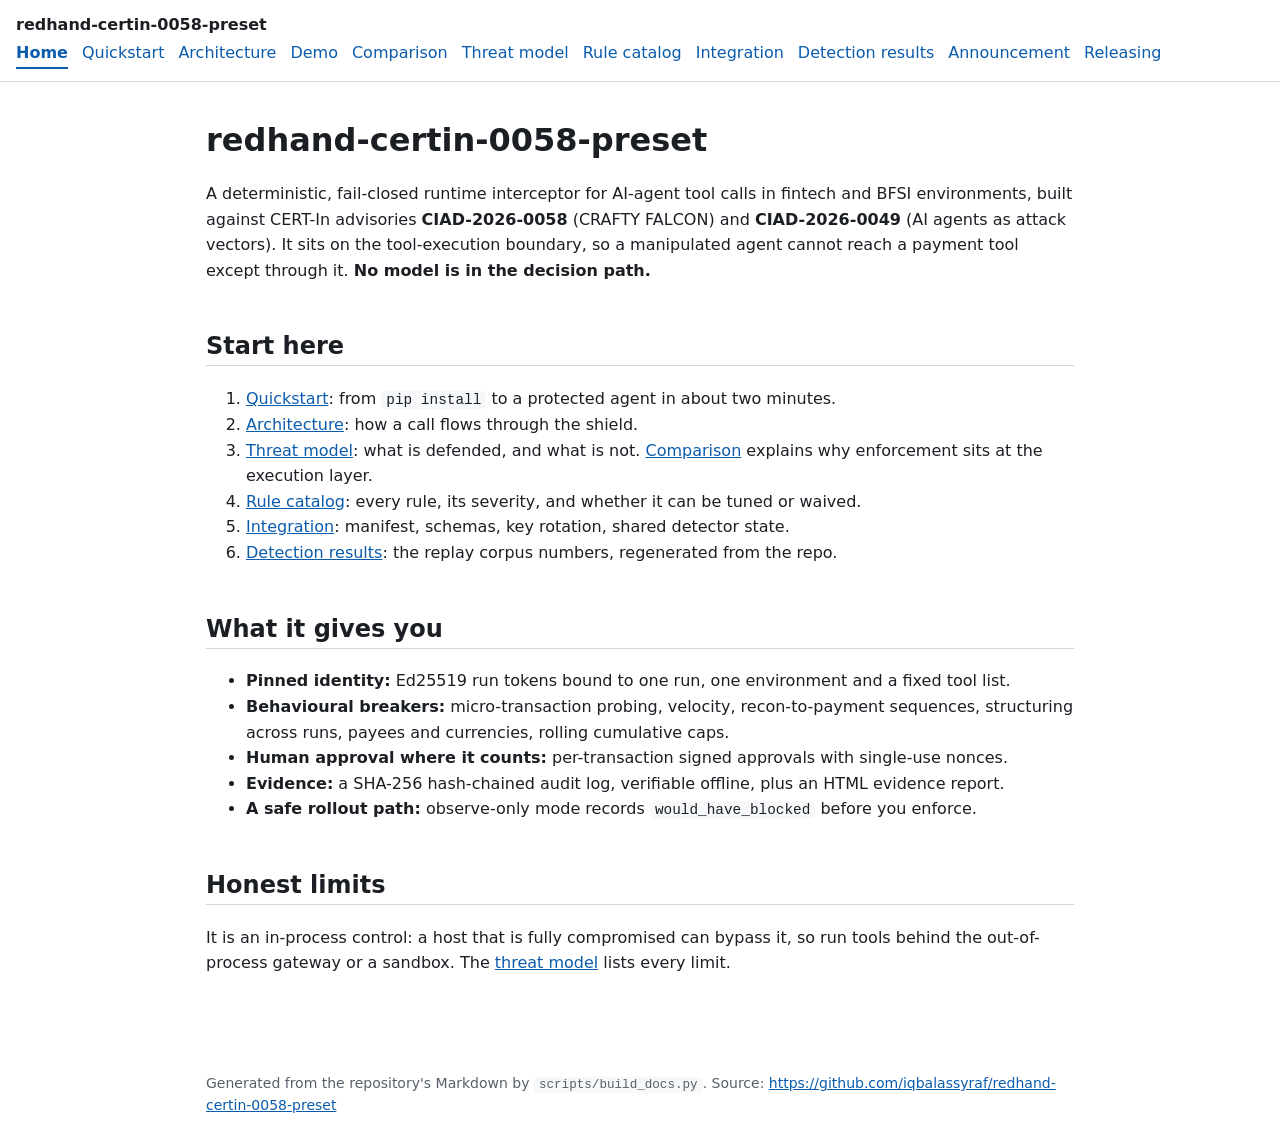
<file: docs/site/index.html>
<!doctype html>
<html lang="en">
<head>
<meta charset="utf-8">
<meta name="viewport" content="width=device-width, initial-scale=1">
<title>Home · redhand-certin-0058-preset</title>
<link rel="stylesheet" href="style.css">
</head>
<body>
<header class="top"><span class="brand">redhand-certin-0058-preset</span><nav><a href="index.html" aria-current="page">Home</a><a href="quickstart.html">Quickstart</a><a href="architecture.html">Architecture</a><a href="demo.html">Demo</a><a href="comparison.html">Comparison</a><a href="threat-model.html">Threat model</a><a href="rules.html">Rule catalog</a><a href="integration.html">Integration</a><a href="detection-results.html">Detection results</a><a href="announcement.html">Announcement</a><a href="releasing.html">Releasing</a></nav></header>
<main>
<h1 id="redhand-certin-0058-preset">redhand-certin-0058-preset</h1>
<p>A deterministic, fail-closed runtime interceptor for AI-agent tool calls in fintech and BFSI environments, built against CERT-In advisories <strong>CIAD-2026-0058</strong> (CRAFTY FALCON) and <strong>CIAD-2026-0049</strong> (AI agents as attack vectors). It sits on the tool-execution boundary, so a manipulated agent cannot reach a payment tool except through it. <strong>No model is in the decision path.</strong></p>
<h2 id="start-here">Start here</h2>
<ol><li><a href="quickstart.html">Quickstart</a>: from <code>pip install</code> to a protected agent in about two minutes.</li><li><a href="architecture.html">Architecture</a>: how a call flows through the shield.</li><li><a href="threat-model.html">Threat model</a>: what is defended, and what is not. <a href="comparison.html">Comparison</a> explains why enforcement sits at the execution layer.</li><li><a href="rules.html">Rule catalog</a>: every rule, its severity, and whether it can be tuned or waived.</li><li><a href="integration.html">Integration</a>: manifest, schemas, key rotation, shared detector state.</li><li><a href="detection-results.html">Detection results</a>: the replay corpus numbers, regenerated from the repo.</li></ol>
<h2 id="what-it-gives-you">What it gives you</h2>
<ul><li><strong>Pinned identity:</strong> Ed25519 run tokens bound to one run, one environment and a fixed tool list.</li><li><strong>Behavioural breakers:</strong> micro-transaction probing, velocity, recon-to-payment sequences, structuring across runs, payees and currencies, rolling cumulative caps.</li><li><strong>Human approval where it counts:</strong> per-transaction signed approvals with single-use nonces.</li><li><strong>Evidence:</strong> a SHA-256 hash-chained audit log, verifiable offline, plus an HTML evidence report.</li><li><strong>A safe rollout path:</strong> observe-only mode records <code>would_have_blocked</code> before you enforce.</li></ul>
<h2 id="honest-limits">Honest limits</h2>
<p>It is an in-process control: a host that is fully compromised can bypass it, so run tools behind the out-of-process gateway or a sandbox. The <a href="threat-model.html">threat model</a> lists every limit.</p>
</main>
<footer>Generated from the repository's Markdown by <code>scripts/build_docs.py</code>. Source: <a href="https://github.com/iqbalassyraf/redhand-certin-0058-preset">https://github.com/iqbalassyraf/redhand-certin-0058-preset</a></footer>
</body>
</html>
</file>
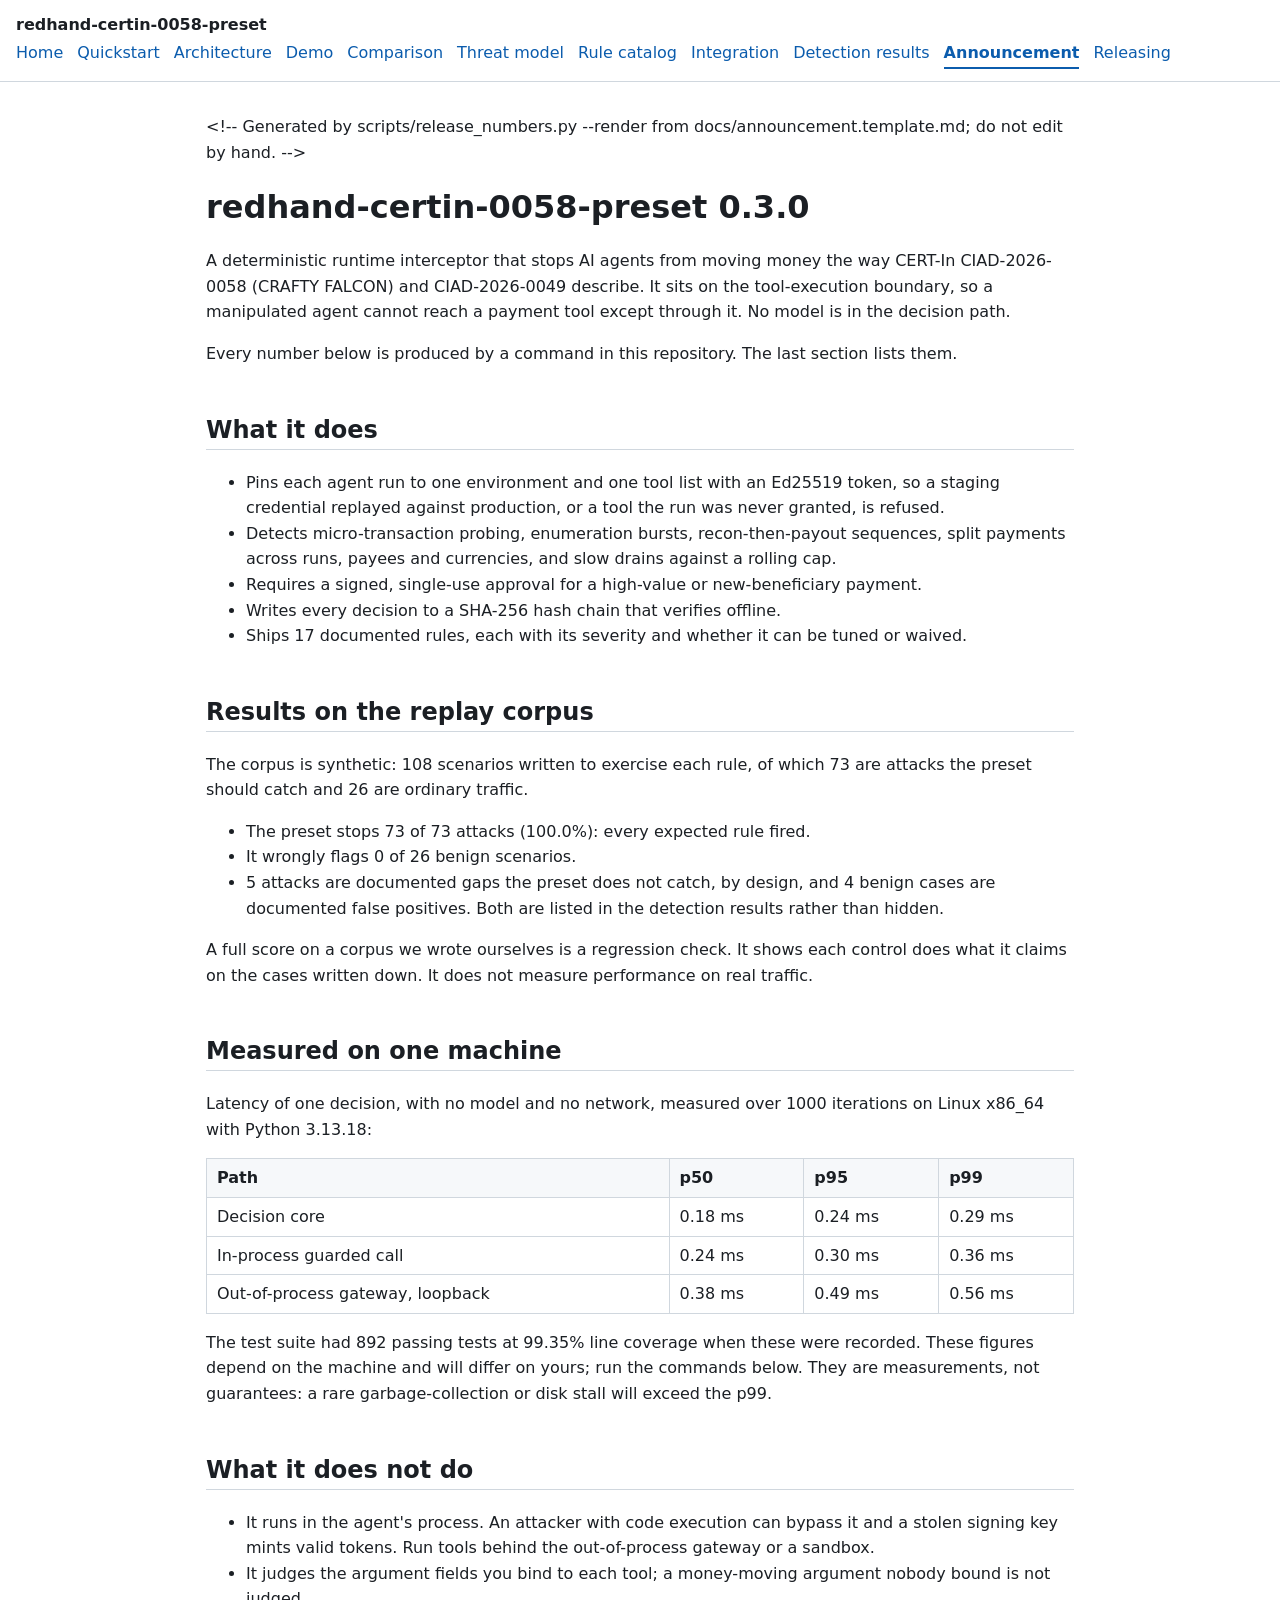
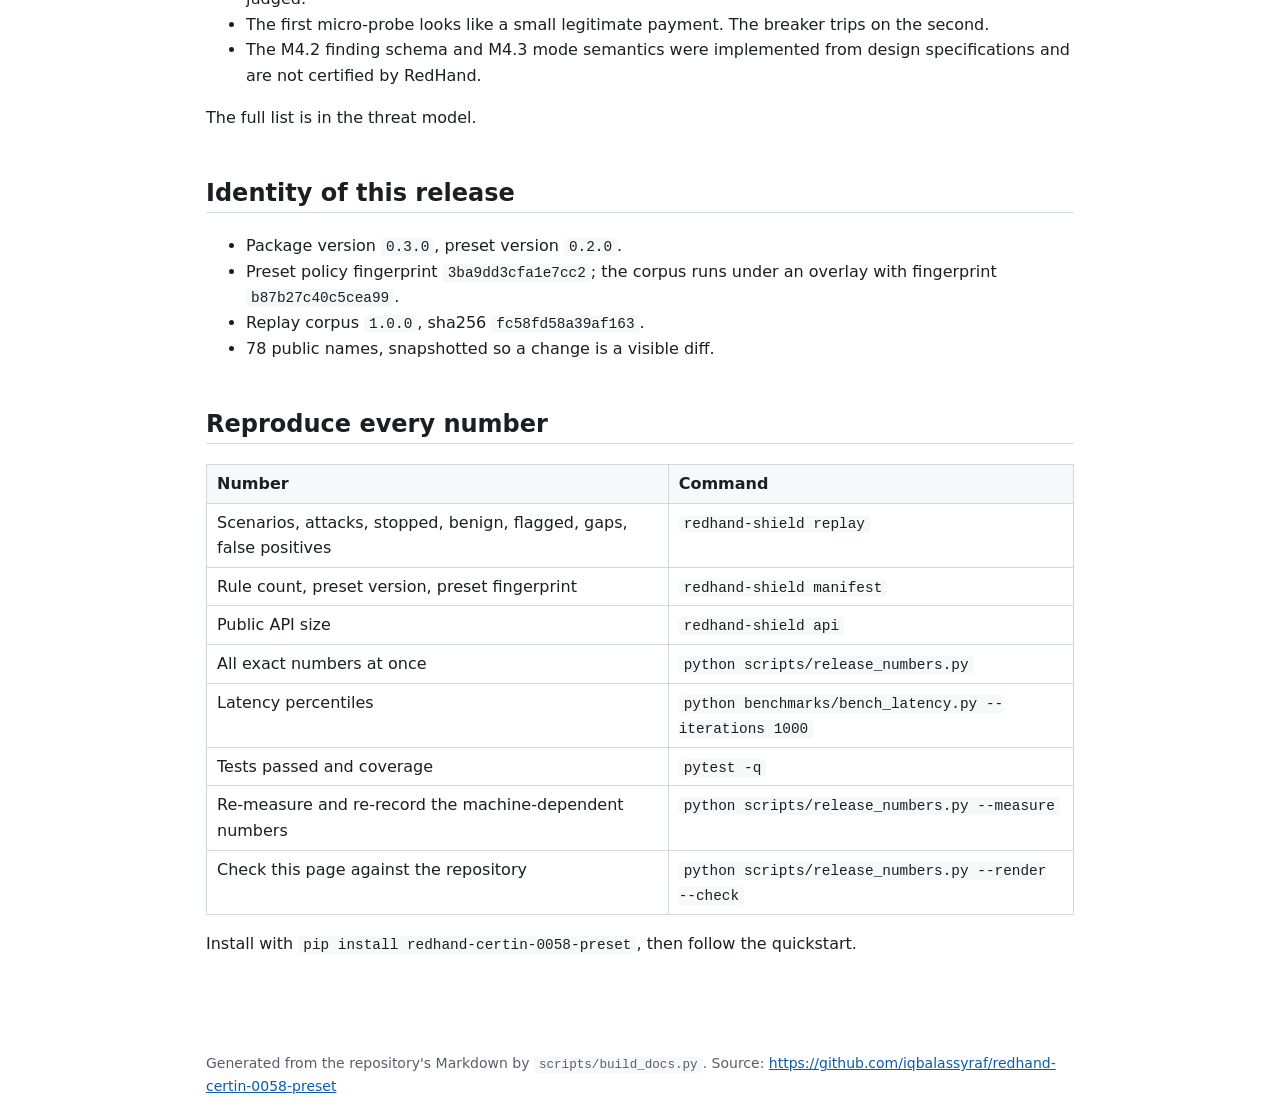
<file: docs/site/announcement.html>
<!doctype html>
<html lang="en">
<head>
<meta charset="utf-8">
<meta name="viewport" content="width=device-width, initial-scale=1">
<title>Announcement · redhand-certin-0058-preset</title>
<link rel="stylesheet" href="style.css">
</head>
<body>
<header class="top"><span class="brand">redhand-certin-0058-preset</span><nav><a href="index.html">Home</a><a href="quickstart.html">Quickstart</a><a href="architecture.html">Architecture</a><a href="demo.html">Demo</a><a href="comparison.html">Comparison</a><a href="threat-model.html">Threat model</a><a href="rules.html">Rule catalog</a><a href="integration.html">Integration</a><a href="detection-results.html">Detection results</a><a href="announcement.html" aria-current="page">Announcement</a><a href="releasing.html">Releasing</a></nav></header>
<main>
<p>&lt;!-- Generated by scripts/release_numbers.py --render from docs/announcement.template.md; do not edit by hand. --&gt;</p>
<h1 id="redhand-certin-0058-preset-0-3-0">redhand-certin-0058-preset 0.3.0</h1>
<p>A deterministic runtime interceptor that stops AI agents from moving money the way CERT-In CIAD-2026-0058 (CRAFTY FALCON) and CIAD-2026-0049 describe. It sits on the tool-execution boundary, so a manipulated agent cannot reach a payment tool except through it. No model is in the decision path.</p>
<p>Every number below is produced by a command in this repository. The last section lists them.</p>
<h2 id="what-it-does">What it does</h2>
<ul><li>Pins each agent run to one environment and one tool list with an Ed25519 token, so a staging credential replayed against production, or a tool the run was never granted, is refused.</li><li>Detects micro-transaction probing, enumeration bursts, recon-then-payout sequences, split payments across runs, payees and currencies, and slow drains against a rolling cap.</li><li>Requires a signed, single-use approval for a high-value or new-beneficiary payment.</li><li>Writes every decision to a SHA-256 hash chain that verifies offline.</li><li>Ships 17 documented rules, each with its severity and whether it can be tuned or waived.</li></ul>
<h2 id="results-on-the-replay-corpus">Results on the replay corpus</h2>
<p>The corpus is synthetic: 108 scenarios written to exercise each rule, of which 73 are attacks the preset should catch and 26 are ordinary traffic.</p>
<ul><li>The preset stops 73 of 73 attacks (100.0%): every expected rule fired.</li><li>It wrongly flags 0 of 26 benign scenarios.</li><li>5 attacks are documented gaps the preset does not catch, by design, and 4 benign cases are documented false positives. Both are listed in the detection results rather than hidden.</li></ul>
<p>A full score on a corpus we wrote ourselves is a regression check. It shows each control does what it claims on the cases written down. It does not measure performance on real traffic.</p>
<h2 id="measured-on-one-machine">Measured on one machine</h2>
<p>Latency of one decision, with no model and no network, measured over 1000 iterations on Linux x86_64 with Python 3.13.18:</p>
<div class="tablewrap"><table><thead><tr><th>Path</th><th>p50</th><th>p95</th><th>p99</th></tr></thead><tbody><tr><td>Decision core</td><td>0.18 ms</td><td>0.24 ms</td><td>0.29 ms</td></tr><tr><td>In-process guarded call</td><td>0.24 ms</td><td>0.30 ms</td><td>0.36 ms</td></tr><tr><td>Out-of-process gateway, loopback</td><td>0.38 ms</td><td>0.49 ms</td><td>0.56 ms</td></tr></tbody></table></div>
<p>The test suite had 892 passing tests at 99.35% line coverage when these were recorded. These figures depend on the machine and will differ on yours; run the commands below. They are measurements, not guarantees: a rare garbage-collection or disk stall will exceed the p99.</p>
<h2 id="what-it-does-not-do">What it does not do</h2>
<ul><li>It runs in the agent's process. An attacker with code execution can bypass it and a stolen signing key mints valid tokens. Run tools behind the out-of-process gateway or a sandbox.</li><li>It judges the argument fields you bind to each tool; a money-moving argument nobody bound is not judged.</li><li>The first micro-probe looks like a small legitimate payment. The breaker trips on the second.</li><li>The M4.2 finding schema and M4.3 mode semantics were implemented from design specifications and are not certified by RedHand.</li></ul>
<p>The full list is in the threat model.</p>
<h2 id="identity-of-this-release">Identity of this release</h2>
<ul><li>Package version <code>0.3.0</code>, preset version <code>0.2.0</code>.</li><li>Preset policy fingerprint <code>3ba9dd3cfa1e7cc2</code>; the corpus runs under an overlay with fingerprint <code>b87b27c40c5cea99</code>.</li><li>Replay corpus <code>1.0.0</code>, sha256 <code>fc58fd58a39af163</code>.</li><li>78 public names, snapshotted so a change is a visible diff.</li></ul>
<h2 id="reproduce-every-number">Reproduce every number</h2>
<div class="tablewrap"><table><thead><tr><th>Number</th><th>Command</th></tr></thead><tbody><tr><td>Scenarios, attacks, stopped, benign, flagged, gaps, false positives</td><td><code>redhand-shield replay</code></td></tr><tr><td>Rule count, preset version, preset fingerprint</td><td><code>redhand-shield manifest</code></td></tr><tr><td>Public API size</td><td><code>redhand-shield api</code></td></tr><tr><td>All exact numbers at once</td><td><code>python scripts/release_numbers.py</code></td></tr><tr><td>Latency percentiles</td><td><code>python benchmarks/bench_latency.py --iterations 1000</code></td></tr><tr><td>Tests passed and coverage</td><td><code>pytest -q</code></td></tr><tr><td>Re-measure and re-record the machine-dependent numbers</td><td><code>python scripts/release_numbers.py --measure</code></td></tr><tr><td>Check this page against the repository</td><td><code>python scripts/release_numbers.py --render --check</code></td></tr></tbody></table></div>
<p>Install with <code>pip install redhand-certin-0058-preset</code>, then follow the quickstart.</p>
</main>
<footer>Generated from the repository's Markdown by <code>scripts/build_docs.py</code>. Source: <a href="https://github.com/iqbalassyraf/redhand-certin-0058-preset">https://github.com/iqbalassyraf/redhand-certin-0058-preset</a></footer>
</body>
</html>
</file>
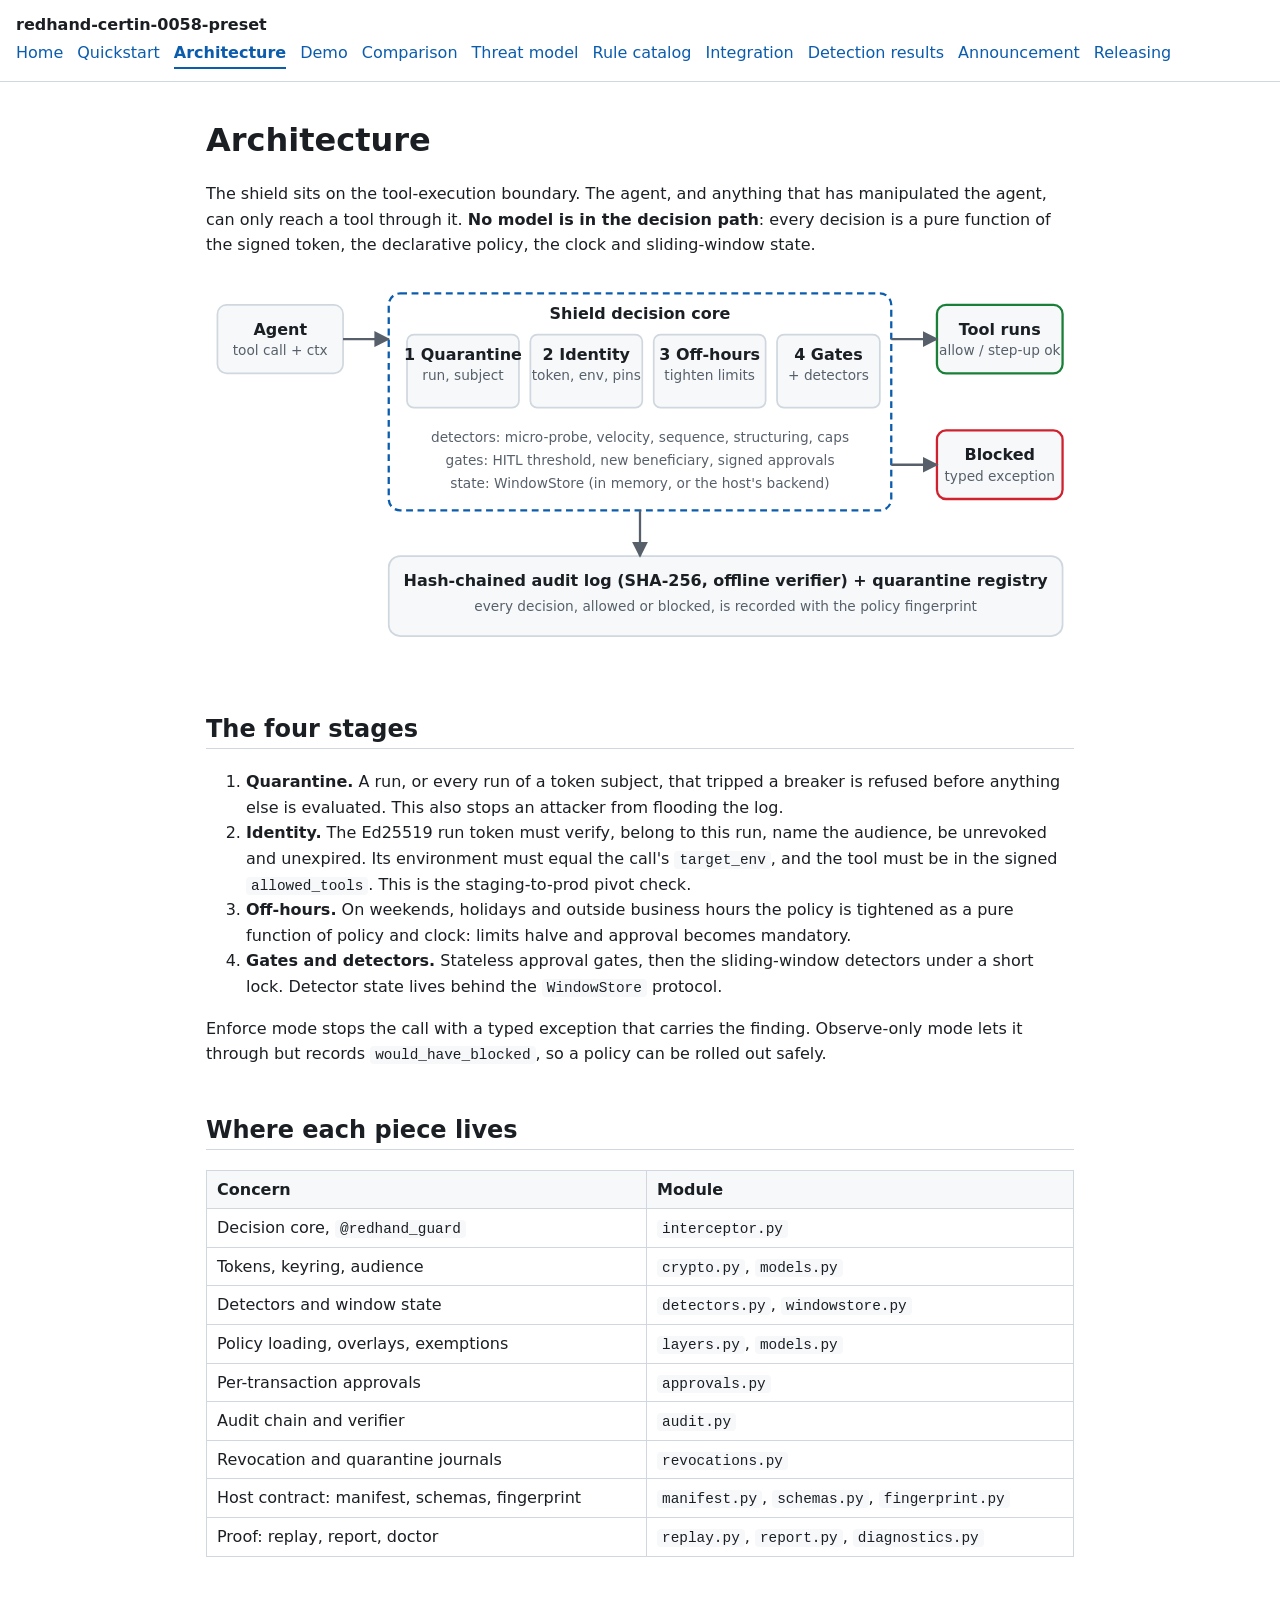
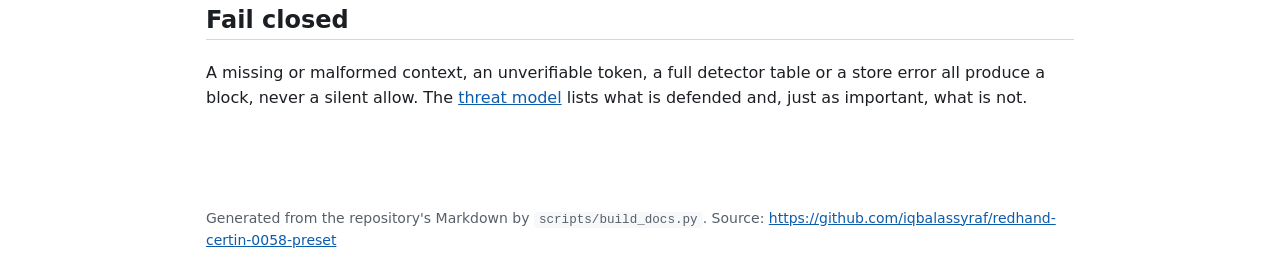
<file: docs/site/architecture.html>
<!doctype html>
<html lang="en">
<head>
<meta charset="utf-8">
<meta name="viewport" content="width=device-width, initial-scale=1">
<title>Architecture · redhand-certin-0058-preset</title>
<link rel="stylesheet" href="style.css">
</head>
<body>
<header class="top"><span class="brand">redhand-certin-0058-preset</span><nav><a href="index.html">Home</a><a href="quickstart.html">Quickstart</a><a href="architecture.html" aria-current="page">Architecture</a><a href="demo.html">Demo</a><a href="comparison.html">Comparison</a><a href="threat-model.html">Threat model</a><a href="rules.html">Rule catalog</a><a href="integration.html">Integration</a><a href="detection-results.html">Detection results</a><a href="announcement.html">Announcement</a><a href="releasing.html">Releasing</a></nav></header>
<main>
<h1 id="architecture">Architecture</h1>
<p>The shield sits on the tool-execution boundary. The agent, and anything that has manipulated the agent, can only reach a tool through it. <strong>No model is in the decision path</strong>: every decision is a pure function of the signed token, the declarative policy, the clock and sliding-window state.</p>
<div class="figure"><svg viewBox="0 0 760 330" role="img" aria-label="A tool call flows through four stages and either reaches the tool or is blocked; every decision is written to a hash-chained audit log" xmlns="http://www.w3.org/2000/svg">
  <defs>
    <marker id="arr" viewBox="0 0 10 10" refX="9" refY="5" markerWidth="7" markerHeight="7" orient="auto-start-reverse"><path d="M0 0L10 5L0 10z" class="ah"/></marker>
  </defs>
  <rect x="10" y="20" width="110" height="60" rx="8" class="box"/>
  <text x="65" y="46" class="t" text-anchor="middle">Agent</text>
  <text x="65" y="64" class="s" text-anchor="middle">tool call + ctx</text>
  <rect x="160" y="10" width="440" height="190" rx="10" class="core"/>
  <text x="380" y="32" class="t" text-anchor="middle">Shield decision core</text>
  <rect x="176" y="46" width="98" height="64" rx="6" class="box"/>
  <text x="225" y="68" class="t" text-anchor="middle">1 Quarantine</text>
  <text x="225" y="86" class="s" text-anchor="middle">run, subject</text>
  <rect x="284" y="46" width="98" height="64" rx="6" class="box"/>
  <text x="333" y="68" class="t" text-anchor="middle">2 Identity</text>
  <text x="333" y="86" class="s" text-anchor="middle">token, env, pins</text>
  <rect x="392" y="46" width="98" height="64" rx="6" class="box"/>
  <text x="441" y="68" class="t" text-anchor="middle">3 Off-hours</text>
  <text x="441" y="86" class="s" text-anchor="middle">tighten limits</text>
  <rect x="500" y="46" width="90" height="64" rx="6" class="box"/>
  <text x="545" y="68" class="t" text-anchor="middle">4 Gates</text>
  <text x="545" y="86" class="s" text-anchor="middle">+ detectors</text>
  <text x="380" y="140" class="s" text-anchor="middle">detectors: micro-probe, velocity, sequence, structuring, caps</text>
  <text x="380" y="160" class="s" text-anchor="middle">gates: HITL threshold, new beneficiary, signed approvals</text>
  <text x="380" y="180" class="s" text-anchor="middle">state: WindowStore (in memory, or the host's backend)</text>
  <rect x="640" y="20" width="110" height="60" rx="8" class="ok"/>
  <text x="695" y="46" class="t" text-anchor="middle">Tool runs</text>
  <text x="695" y="64" class="s" text-anchor="middle">allow / step-up ok</text>
  <rect x="640" y="130" width="110" height="60" rx="8" class="bad"/>
  <text x="695" y="156" class="t" text-anchor="middle">Blocked</text>
  <text x="695" y="174" class="s" text-anchor="middle">typed exception</text>
  <rect x="160" y="240" width="590" height="70" rx="10" class="box"/>
  <text x="455" y="266" class="t" text-anchor="middle">Hash-chained audit log (SHA-256, offline verifier) + quarantine registry</text>
  <text x="455" y="288" class="s" text-anchor="middle">every decision, allowed or blocked, is recorded with the policy fingerprint</text>
  <path d="M120 50H160" class="ln" marker-end="url(#arr)"/>
  <path d="M600 50H640" class="ln" marker-end="url(#arr)"/>
  <path d="M600 160H640" class="ln" marker-end="url(#arr)"/>
  <path d="M380 200V240" class="ln" marker-end="url(#arr)"/>
</svg></div>
<h2 id="the-four-stages">The four stages</h2>
<ol><li><strong>Quarantine.</strong> A run, or every run of a token subject, that tripped a breaker is refused before anything else is evaluated. This also stops an attacker from flooding the log.</li><li><strong>Identity.</strong> The Ed25519 run token must verify, belong to this run, name the audience, be unrevoked and unexpired. Its environment must equal the call's <code>target_env</code>, and the tool must be in the signed <code>allowed_tools</code>. This is the staging-to-prod pivot check.</li><li><strong>Off-hours.</strong> On weekends, holidays and outside business hours the policy is tightened as a pure function of policy and clock: limits halve and approval becomes mandatory.</li><li><strong>Gates and detectors.</strong> Stateless approval gates, then the sliding-window detectors under a short lock. Detector state lives behind the <code>WindowStore</code> protocol.</li></ol>
<p>Enforce mode stops the call with a typed exception that carries the finding. Observe-only mode lets it through but records <code>would_have_blocked</code>, so a policy can be rolled out safely.</p>
<h2 id="where-each-piece-lives">Where each piece lives</h2>
<div class="tablewrap"><table><thead><tr><th>Concern</th><th>Module</th></tr></thead><tbody><tr><td>Decision core, <code>@redhand_guard</code></td><td><code>interceptor.py</code></td></tr><tr><td>Tokens, keyring, audience</td><td><code>crypto.py</code>, <code>models.py</code></td></tr><tr><td>Detectors and window state</td><td><code>detectors.py</code>, <code>windowstore.py</code></td></tr><tr><td>Policy loading, overlays, exemptions</td><td><code>layers.py</code>, <code>models.py</code></td></tr><tr><td>Per-transaction approvals</td><td><code>approvals.py</code></td></tr><tr><td>Audit chain and verifier</td><td><code>audit.py</code></td></tr><tr><td>Revocation and quarantine journals</td><td><code>revocations.py</code></td></tr><tr><td>Host contract: manifest, schemas, fingerprint</td><td><code>manifest.py</code>, <code>schemas.py</code>, <code>fingerprint.py</code></td></tr><tr><td>Proof: replay, report, doctor</td><td><code>replay.py</code>, <code>report.py</code>, <code>diagnostics.py</code></td></tr></tbody></table></div>
<h2 id="fail-closed">Fail closed</h2>
<p>A missing or malformed context, an unverifiable token, a full detector table or a store error all produce a block, never a silent allow. The <a href="threat-model.html">threat model</a> lists what is defended and, just as important, what is not.</p>
</main>
<footer>Generated from the repository's Markdown by <code>scripts/build_docs.py</code>. Source: <a href="https://github.com/iqbalassyraf/redhand-certin-0058-preset">https://github.com/iqbalassyraf/redhand-certin-0058-preset</a></footer>
</body>
</html>
</file>
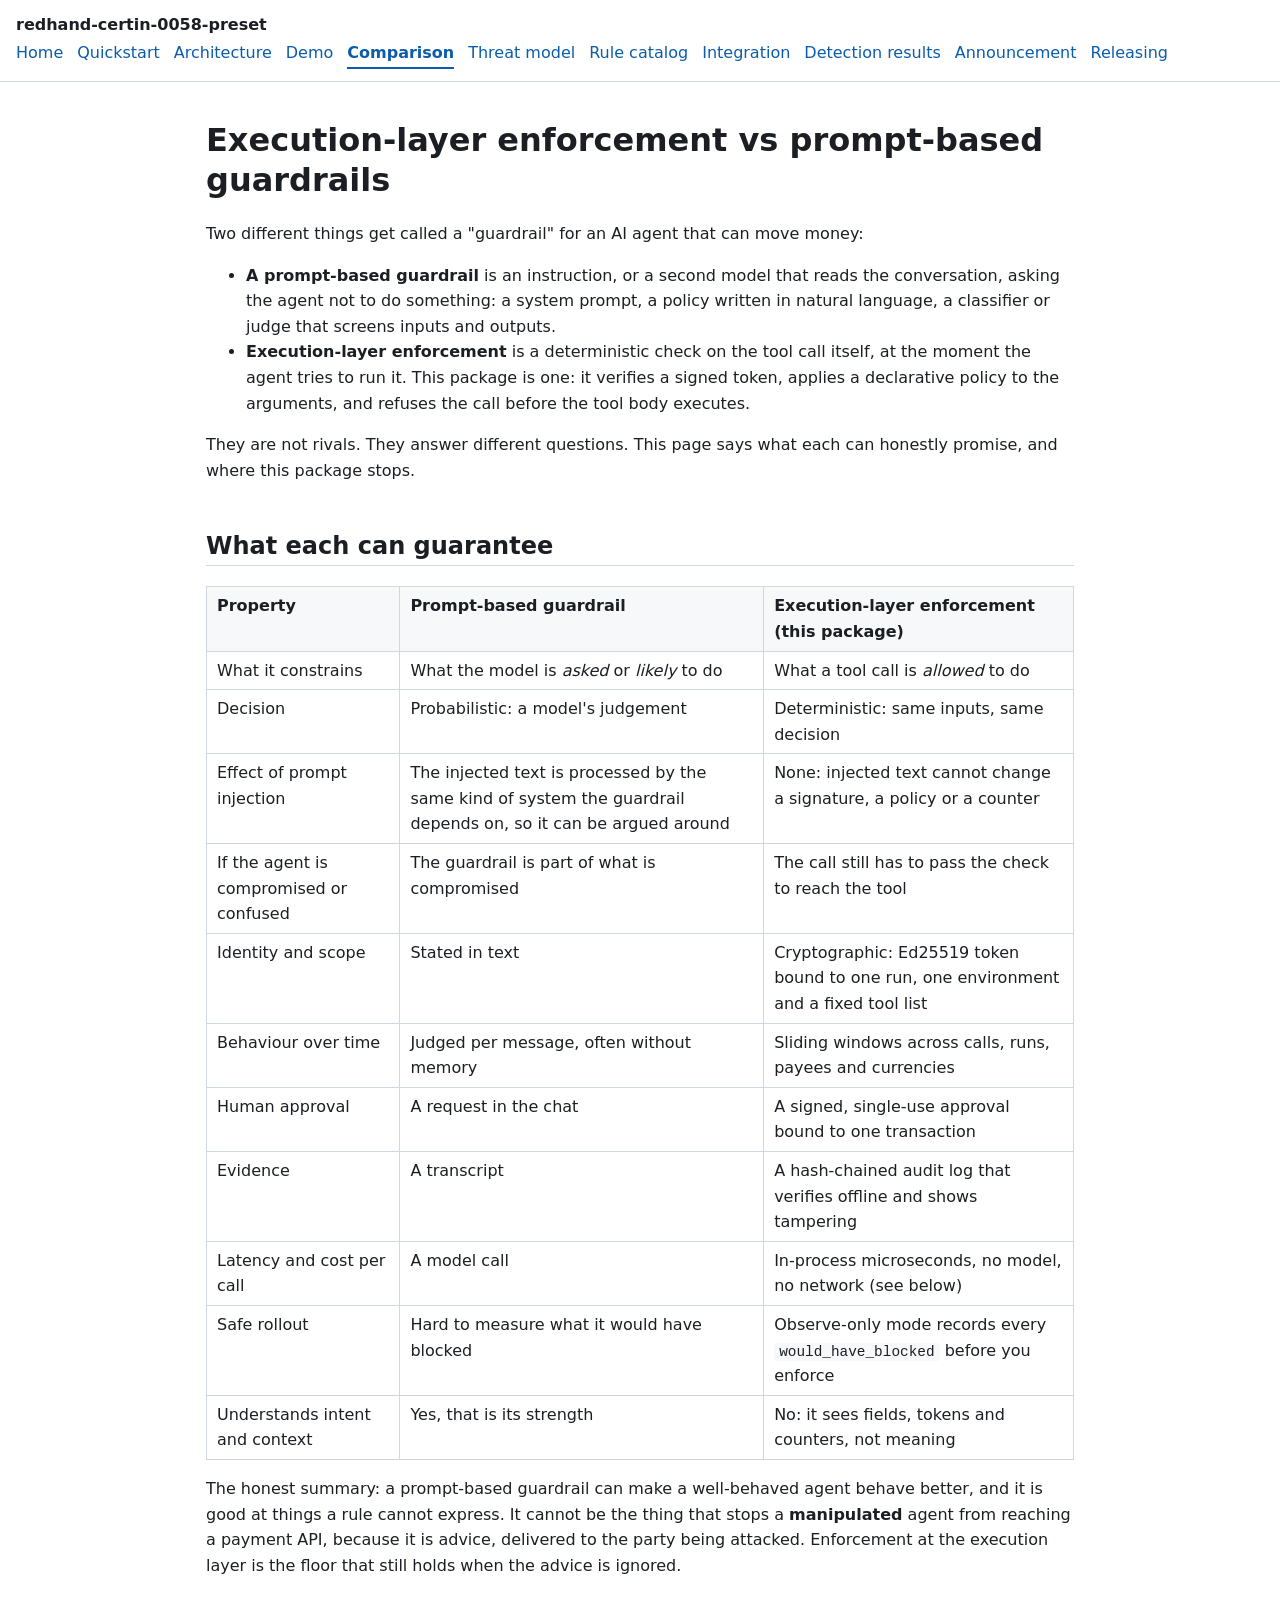
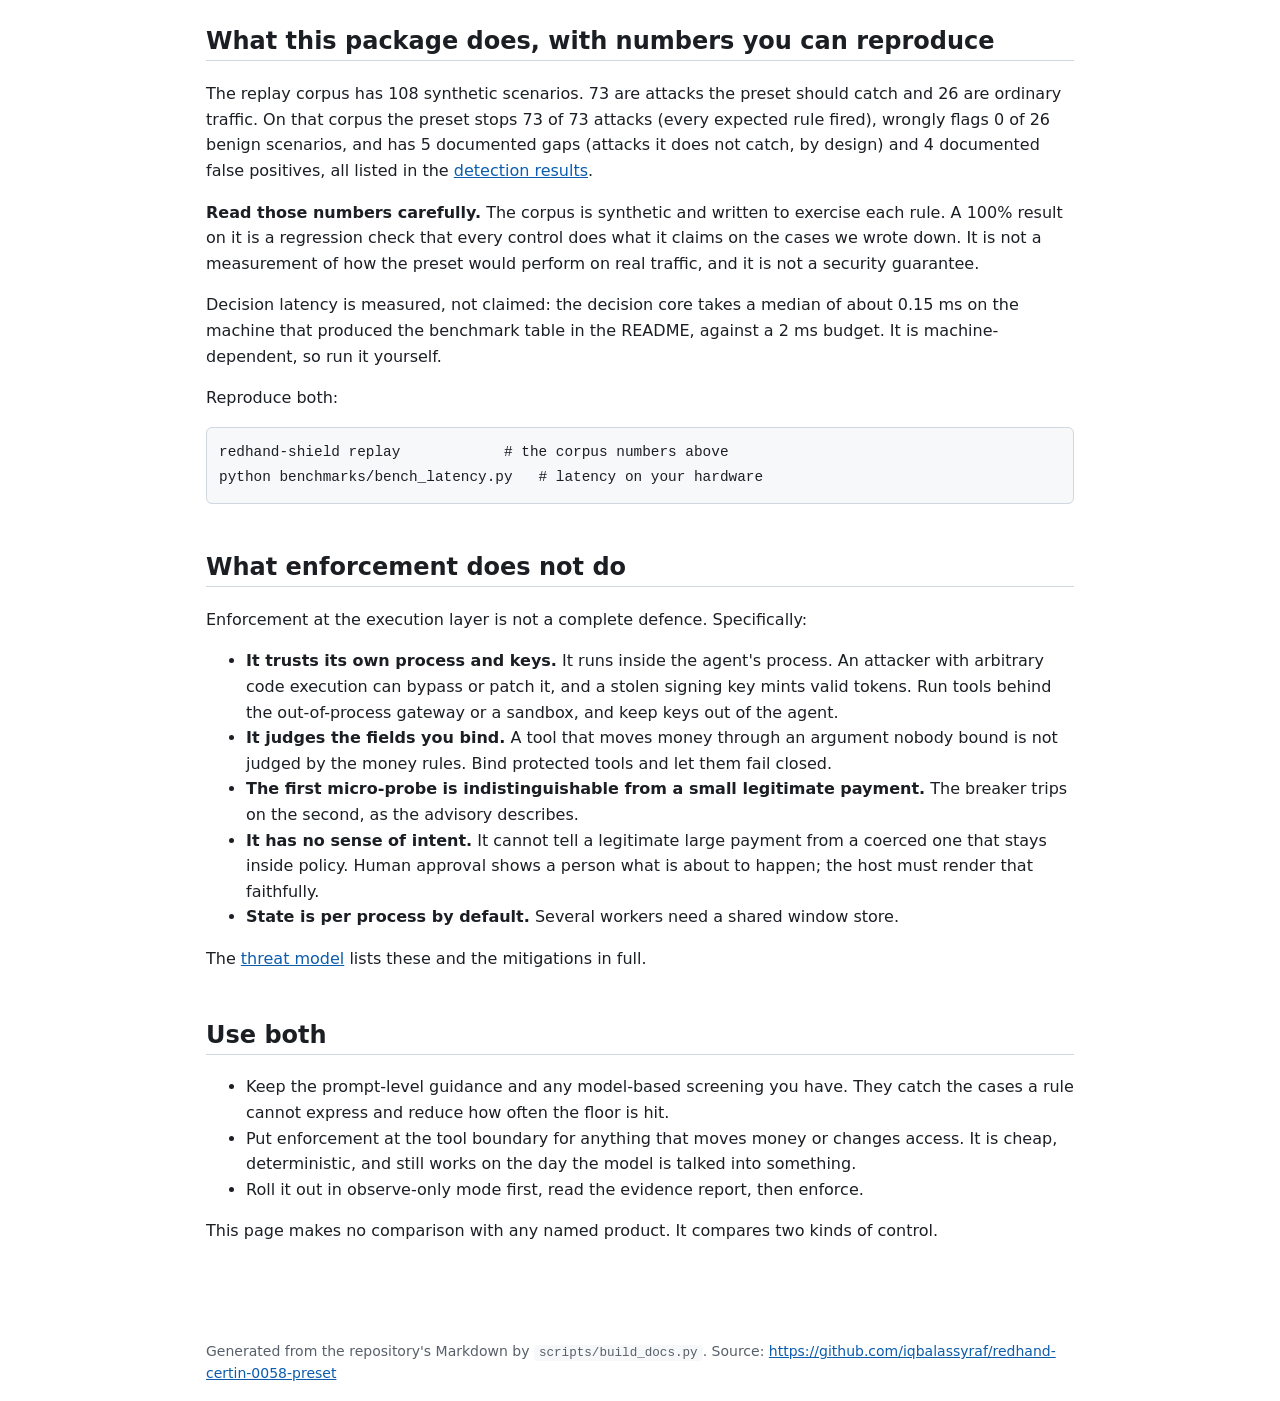
<file: docs/site/comparison.html>
<!doctype html>
<html lang="en">
<head>
<meta charset="utf-8">
<meta name="viewport" content="width=device-width, initial-scale=1">
<title>Comparison · redhand-certin-0058-preset</title>
<link rel="stylesheet" href="style.css">
</head>
<body>
<header class="top"><span class="brand">redhand-certin-0058-preset</span><nav><a href="index.html">Home</a><a href="quickstart.html">Quickstart</a><a href="architecture.html">Architecture</a><a href="demo.html">Demo</a><a href="comparison.html" aria-current="page">Comparison</a><a href="threat-model.html">Threat model</a><a href="rules.html">Rule catalog</a><a href="integration.html">Integration</a><a href="detection-results.html">Detection results</a><a href="announcement.html">Announcement</a><a href="releasing.html">Releasing</a></nav></header>
<main>
<h1 id="execution-layer-enforcement-vs-prompt-based-guardrails">Execution-layer enforcement vs prompt-based guardrails</h1>
<p>Two different things get called a "guardrail" for an AI agent that can move money:</p>
<ul><li><strong>A prompt-based guardrail</strong> is an instruction, or a second model that reads the conversation, asking the agent not to do something: a system prompt, a policy written in natural language, a classifier or judge that screens inputs and outputs.</li><li><strong>Execution-layer enforcement</strong> is a deterministic check on the tool call itself, at the moment the agent tries to run it. This package is one: it verifies a signed token, applies a declarative policy to the arguments, and refuses the call before the tool body executes.</li></ul>
<p>They are not rivals. They answer different questions. This page says what each can honestly promise, and where this package stops.</p>
<h2 id="what-each-can-guarantee">What each can guarantee</h2>
<div class="tablewrap"><table><thead><tr><th>Property</th><th>Prompt-based guardrail</th><th>Execution-layer enforcement (this package)</th></tr></thead><tbody><tr><td>What it constrains</td><td>What the model is <em>asked</em> or <em>likely</em> to do</td><td>What a tool call is <em>allowed</em> to do</td></tr><tr><td>Decision</td><td>Probabilistic: a model's judgement</td><td>Deterministic: same inputs, same decision</td></tr><tr><td>Effect of prompt injection</td><td>The injected text is processed by the same kind of system the guardrail depends on, so it can be argued around</td><td>None: injected text cannot change a signature, a policy or a counter</td></tr><tr><td>If the agent is compromised or confused</td><td>The guardrail is part of what is compromised</td><td>The call still has to pass the check to reach the tool</td></tr><tr><td>Identity and scope</td><td>Stated in text</td><td>Cryptographic: Ed25519 token bound to one run, one environment and a fixed tool list</td></tr><tr><td>Behaviour over time</td><td>Judged per message, often without memory</td><td>Sliding windows across calls, runs, payees and currencies</td></tr><tr><td>Human approval</td><td>A request in the chat</td><td>A signed, single-use approval bound to one transaction</td></tr><tr><td>Evidence</td><td>A transcript</td><td>A hash-chained audit log that verifies offline and shows tampering</td></tr><tr><td>Latency and cost per call</td><td>A model call</td><td>In-process microseconds, no model, no network (see below)</td></tr><tr><td>Safe rollout</td><td>Hard to measure what it would have blocked</td><td>Observe-only mode records every <code>would_have_blocked</code> before you enforce</td></tr><tr><td>Understands intent and context</td><td>Yes, that is its strength</td><td>No: it sees fields, tokens and counters, not meaning</td></tr></tbody></table></div>
<p>The honest summary: a prompt-based guardrail can make a well-behaved agent behave better, and it is good at things a rule cannot express. It cannot be the thing that stops a <strong>manipulated</strong> agent from reaching a payment API, because it is advice, delivered to the party being attacked. Enforcement at the execution layer is the floor that still holds when the advice is ignored.</p>
<h2 id="what-this-package-does-with-numbers-you-can-reproduce">What this package does, with numbers you can reproduce</h2>
<p>The replay corpus has 108 synthetic scenarios. 73 are attacks the preset should catch and 26 are ordinary traffic. On that corpus the preset stops 73 of 73 attacks (every expected rule fired), wrongly flags 0 of 26 benign scenarios, and has 5 documented gaps (attacks it does not catch, by design) and 4 documented false positives, all listed in the <a href="detection-results.html">detection results</a>.</p>
<p><strong>Read those numbers carefully.</strong> The corpus is synthetic and written to exercise each rule. A 100% result on it is a regression check that every control does what it claims on the cases we wrote down. It is not a measurement of how the preset would perform on real traffic, and it is not a security guarantee.</p>
<p>Decision latency is measured, not claimed: the decision core takes a median of about 0.15 ms on the machine that produced the benchmark table in the README, against a 2 ms budget. It is machine-dependent, so run it yourself.</p>
<p>Reproduce both:</p>
<pre class="lang-bash"><code>redhand-shield replay            # the corpus numbers above
python benchmarks/bench_latency.py   # latency on your hardware</code></pre>
<h2 id="what-enforcement-does-not-do">What enforcement does not do</h2>
<p>Enforcement at the execution layer is not a complete defence. Specifically:</p>
<ul><li><strong>It trusts its own process and keys.</strong> It runs inside the agent's process. An attacker with arbitrary code execution can bypass or patch it, and a stolen signing key mints valid tokens. Run tools behind the out-of-process gateway or a sandbox, and keep keys out of the agent.</li><li><strong>It judges the fields you bind.</strong> A tool that moves money through an argument nobody bound is not judged by the money rules. Bind protected tools and let them fail closed.</li><li><strong>The first micro-probe is indistinguishable from a small legitimate payment.</strong> The breaker trips on the second, as the advisory describes.</li><li><strong>It has no sense of intent.</strong> It cannot tell a legitimate large payment from a coerced one that stays inside policy. Human approval shows a person what is about to happen; the host must render that faithfully.</li><li><strong>State is per process by default.</strong> Several workers need a shared window store.</li></ul>
<p>The <a href="threat-model.html">threat model</a> lists these and the mitigations in full.</p>
<h2 id="use-both">Use both</h2>
<ul><li>Keep the prompt-level guidance and any model-based screening you have. They catch the cases a rule cannot express and reduce how often the floor is hit.</li><li>Put enforcement at the tool boundary for anything that moves money or changes access. It is cheap, deterministic, and still works on the day the model is talked into something.</li><li>Roll it out in observe-only mode first, read the evidence report, then enforce.</li></ul>
<p>This page makes no comparison with any named product. It compares two kinds of control.</p>
</main>
<footer>Generated from the repository's Markdown by <code>scripts/build_docs.py</code>. Source: <a href="https://github.com/iqbalassyraf/redhand-certin-0058-preset">https://github.com/iqbalassyraf/redhand-certin-0058-preset</a></footer>
</body>
</html>
</file>
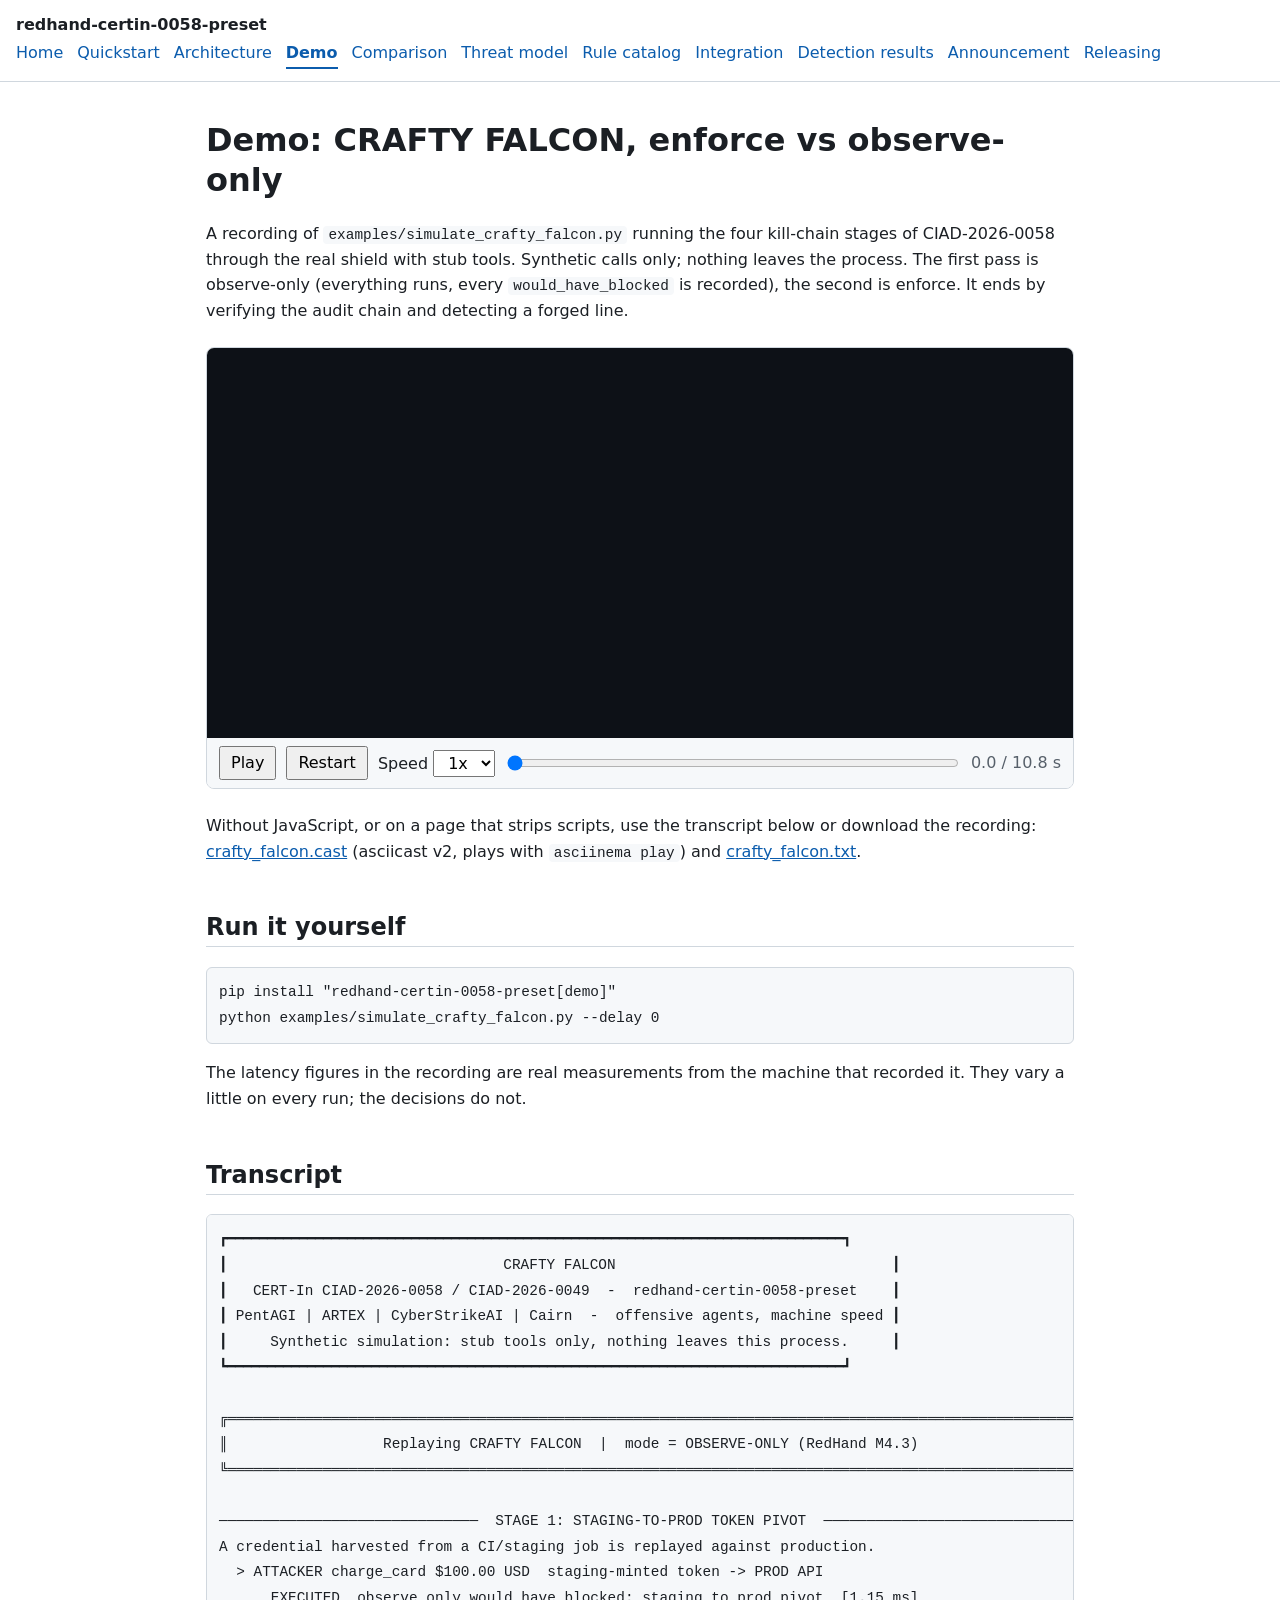
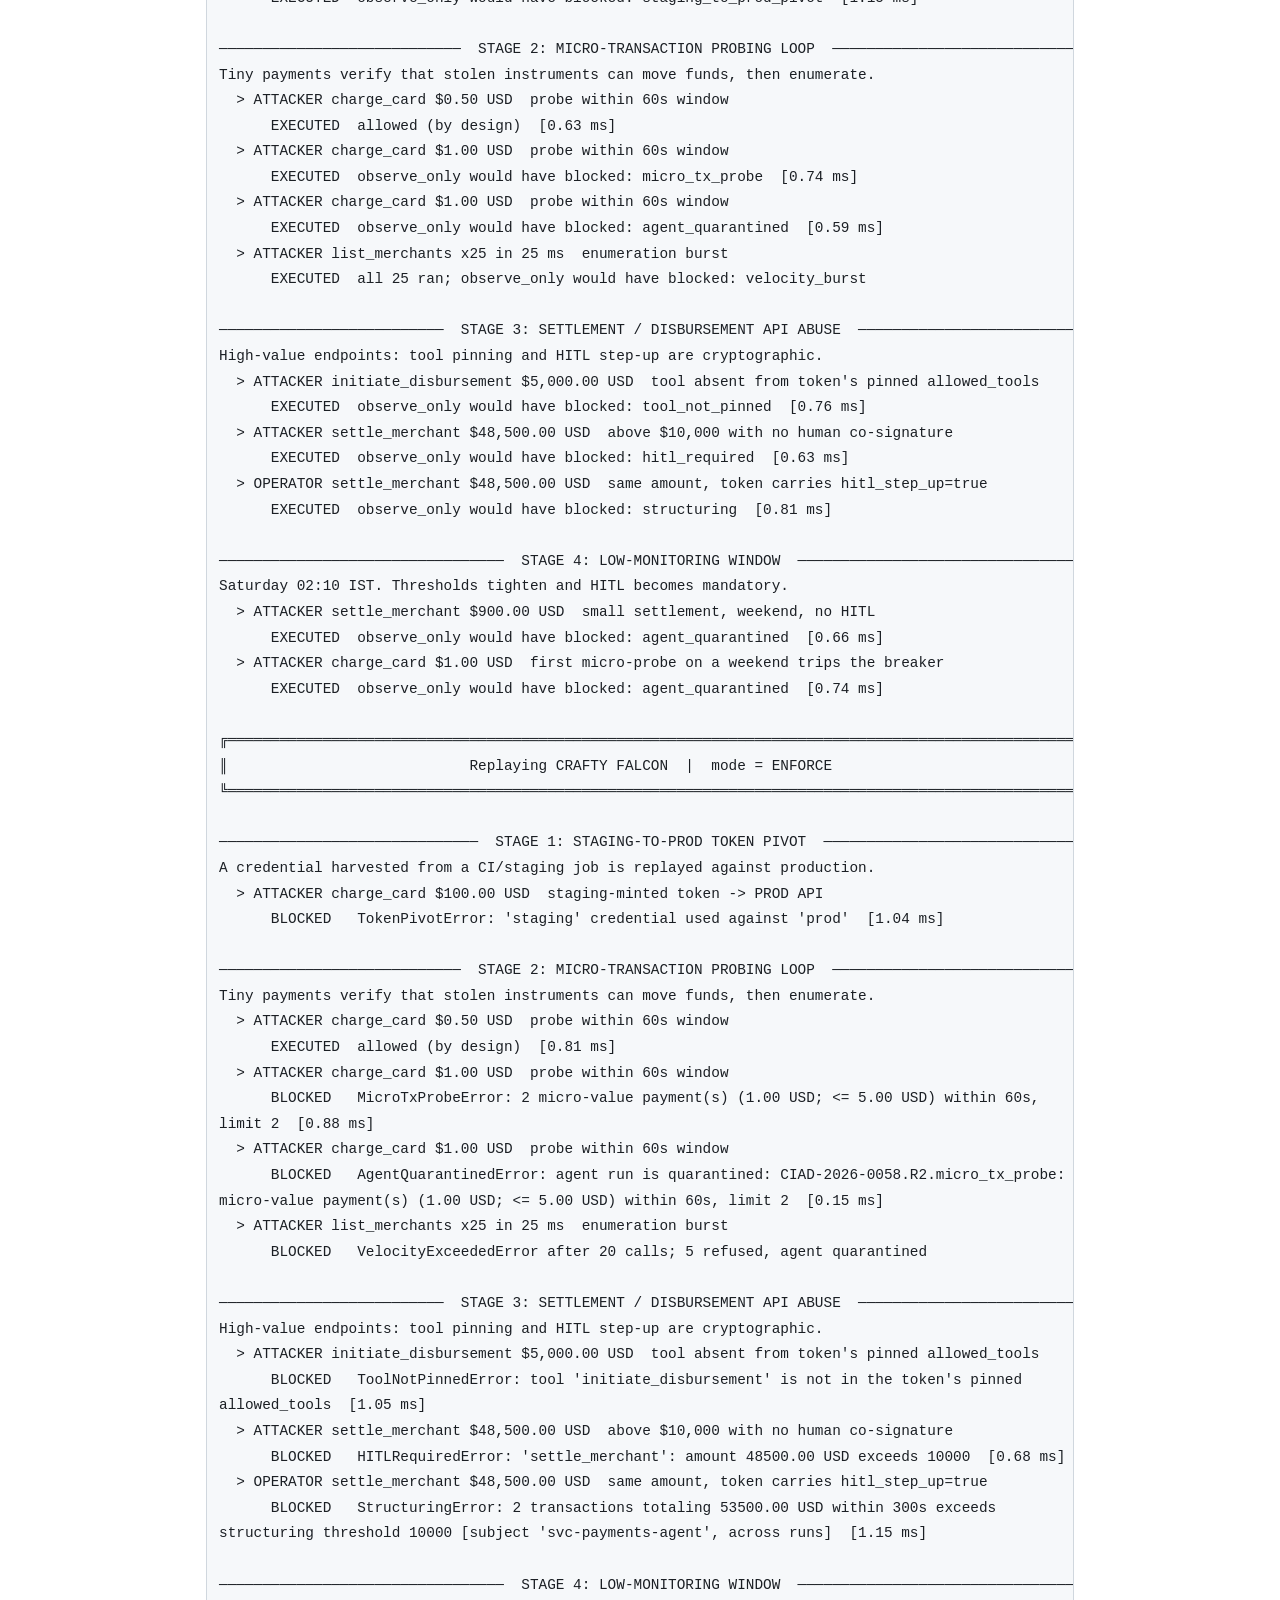
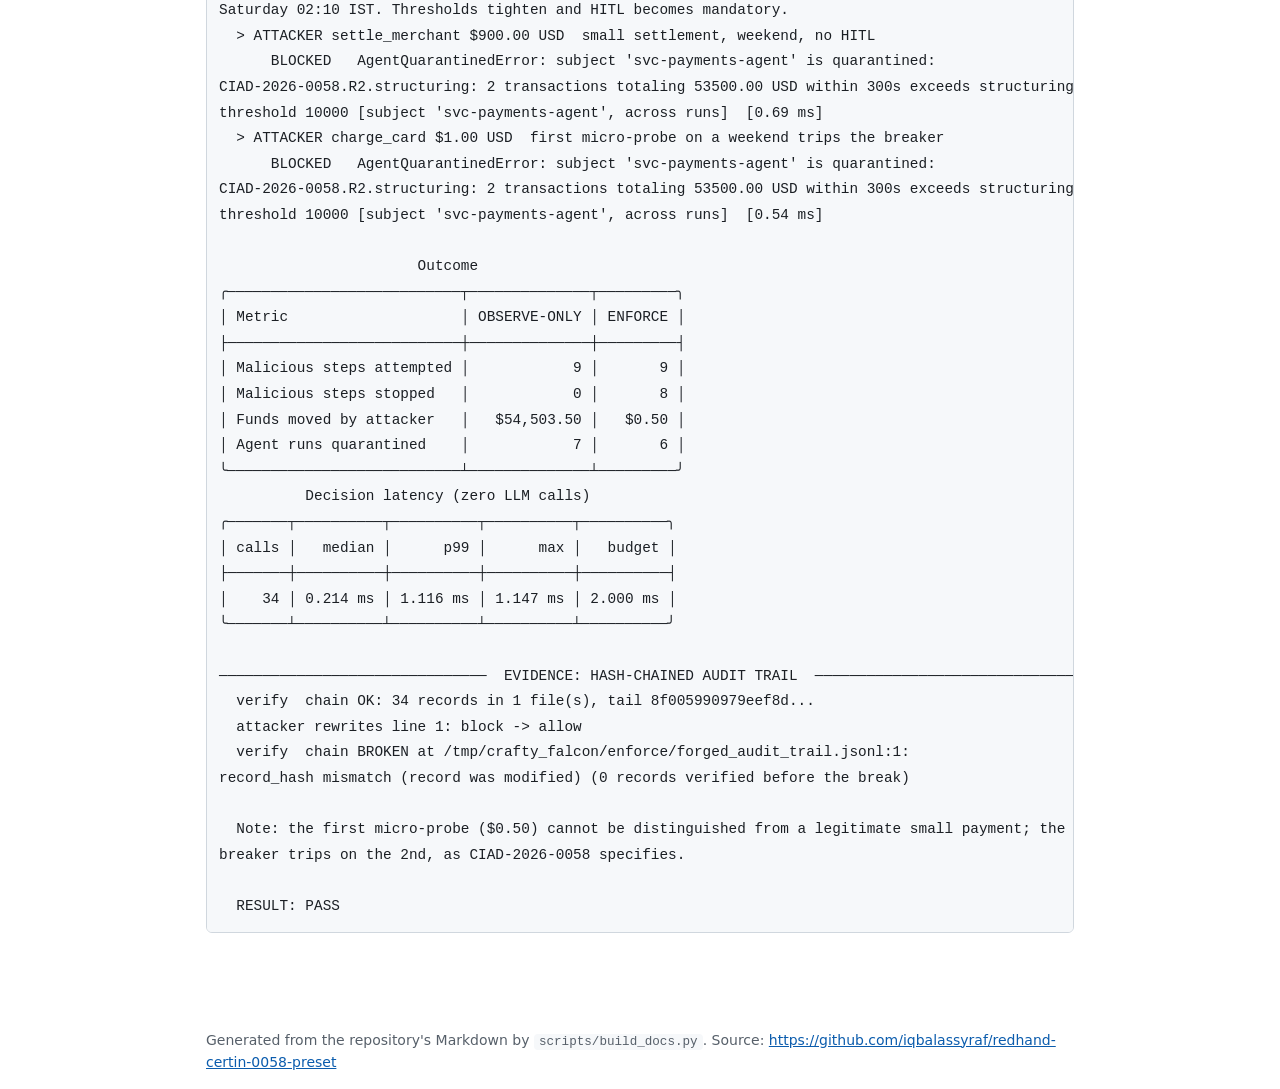
<file: docs/site/demo.html>
<!doctype html>
<html lang="en">
<head>
<meta charset="utf-8">
<meta name="viewport" content="width=device-width, initial-scale=1">
<title>Demo · redhand-certin-0058-preset</title>
<link rel="stylesheet" href="style.css">
</head>
<body>
<header class="top"><span class="brand">redhand-certin-0058-preset</span><nav><a href="index.html">Home</a><a href="quickstart.html">Quickstart</a><a href="architecture.html">Architecture</a><a href="demo.html" aria-current="page">Demo</a><a href="comparison.html">Comparison</a><a href="threat-model.html">Threat model</a><a href="rules.html">Rule catalog</a><a href="integration.html">Integration</a><a href="detection-results.html">Detection results</a><a href="announcement.html">Announcement</a><a href="releasing.html">Releasing</a></nav></header>
<main>
<h1 id="demo-crafty-falcon-enforce-vs-observe-only">Demo: CRAFTY FALCON, enforce vs observe-only</h1>
<p>A recording of <code>examples/simulate_crafty_falcon.py</code> running the four kill-chain stages of CIAD-2026-0058 through the real shield with stub tools. Synthetic calls only; nothing leaves the process. The first pass is observe-only (everything runs, every <code>would_have_blocked</code> is recorded), the second is enforce. It ends by verifying the audit chain and detecting a forged line.</p>
<div id="player" class="player">
<div class="term" role="log" aria-label="Terminal recording of the simulation"></div>
<div class="controls">
<button type="button" data-play>Play</button>
<button type="button" data-restart>Restart</button>
<label>Speed <select data-speed><option value="1">1x</option><option value="2">2x</option><option value="4">4x</option></select></label>
<input type="range" min="0" max="100" value="0" data-seek aria-label="Seek">
<span data-clock>0.0 / 0.0 s</span>
</div>
</div>
<p>Without JavaScript, or on a page that strips scripts, use the transcript below or download the recording: <a href="crafty_falcon.cast">crafty_falcon.cast</a> (asciicast v2, plays with <code>asciinema play</code>) and <a href="crafty_falcon.txt">crafty_falcon.txt</a>.</p>
<h2 id="run-it-yourself">Run it yourself</h2>
<pre class="lang-bash"><code>pip install &quot;redhand-certin-0058-preset[demo]&quot;
python examples/simulate_crafty_falcon.py --delay 0</code></pre>
<p>The latency figures in the recording are real measurements from the machine that recorded it. They vary a little on every run; the decisions do not.</p>
<h2 id="transcript">Transcript</h2>
<pre class="lang-text"><code>┏━━━━━━━━━━━━━━━━━━━━━━━━━━━━━━━━━━━━━━━━━━━━━━━━━━━━━━━━━━━━━━━━━━━━━━━━━━━━━┓
┃                                CRAFTY FALCON                                ┃
┃   CERT-In CIAD-2026-0058 / CIAD-2026-0049  -  redhand-certin-0058-preset    ┃
┃ PentAGI | ARTEX | CyberStrikeAI | Cairn  -  offensive agents, machine speed ┃
┃     Synthetic simulation: stub tools only, nothing leaves this process.     ┃
┗━━━━━━━━━━━━━━━━━━━━━━━━━━━━━━━━━━━━━━━━━━━━━━━━━━━━━━━━━━━━━━━━━━━━━━━━━━━━━┛

╔══════════════════════════════════════════════════════════════════════════════════════════════════╗
║                  Replaying CRAFTY FALCON  |  mode = OBSERVE-ONLY (RedHand M4.3)                  ║
╚══════════════════════════════════════════════════════════════════════════════════════════════════╝

──────────────────────────────  STAGE 1: STAGING-TO-PROD TOKEN PIVOT  ──────────────────────────────
A credential harvested from a CI/staging job is replayed against production.
  &gt; ATTACKER charge_card $100.00 USD  staging-minted token -&gt; PROD API
      EXECUTED  observe_only would have blocked: staging_to_prod_pivot  [1.15 ms]

────────────────────────────  STAGE 2: MICRO-TRANSACTION PROBING LOOP  ─────────────────────────────
Tiny payments verify that stolen instruments can move funds, then enumerate.
  &gt; ATTACKER charge_card $0.50 USD  probe within 60s window
      EXECUTED  allowed (by design)  [0.63 ms]
  &gt; ATTACKER charge_card $1.00 USD  probe within 60s window
      EXECUTED  observe_only would have blocked: micro_tx_probe  [0.74 ms]
  &gt; ATTACKER charge_card $1.00 USD  probe within 60s window
      EXECUTED  observe_only would have blocked: agent_quarantined  [0.59 ms]
  &gt; ATTACKER list_merchants x25 in 25 ms  enumeration burst
      EXECUTED  all 25 ran; observe_only would have blocked: velocity_burst

──────────────────────────  STAGE 3: SETTLEMENT / DISBURSEMENT API ABUSE  ──────────────────────────
High-value endpoints: tool pinning and HITL step-up are cryptographic.
  &gt; ATTACKER initiate_disbursement $5,000.00 USD  tool absent from token&#x27;s pinned allowed_tools
      EXECUTED  observe_only would have blocked: tool_not_pinned  [0.76 ms]
  &gt; ATTACKER settle_merchant $48,500.00 USD  above $10,000 with no human co-signature
      EXECUTED  observe_only would have blocked: hitl_required  [0.63 ms]
  &gt; OPERATOR settle_merchant $48,500.00 USD  same amount, token carries hitl_step_up=true
      EXECUTED  observe_only would have blocked: structuring  [0.81 ms]

─────────────────────────────────  STAGE 4: LOW-MONITORING WINDOW  ─────────────────────────────────
Saturday 02:10 IST. Thresholds tighten and HITL becomes mandatory.
  &gt; ATTACKER settle_merchant $900.00 USD  small settlement, weekend, no HITL
      EXECUTED  observe_only would have blocked: agent_quarantined  [0.66 ms]
  &gt; ATTACKER charge_card $1.00 USD  first micro-probe on a weekend trips the breaker
      EXECUTED  observe_only would have blocked: agent_quarantined  [0.74 ms]

╔══════════════════════════════════════════════════════════════════════════════════════════════════╗
║                            Replaying CRAFTY FALCON  |  mode = ENFORCE                            ║
╚══════════════════════════════════════════════════════════════════════════════════════════════════╝

──────────────────────────────  STAGE 1: STAGING-TO-PROD TOKEN PIVOT  ──────────────────────────────
A credential harvested from a CI/staging job is replayed against production.
  &gt; ATTACKER charge_card $100.00 USD  staging-minted token -&gt; PROD API
      BLOCKED   TokenPivotError: &#x27;staging&#x27; credential used against &#x27;prod&#x27;  [1.04 ms]

────────────────────────────  STAGE 2: MICRO-TRANSACTION PROBING LOOP  ─────────────────────────────
Tiny payments verify that stolen instruments can move funds, then enumerate.
  &gt; ATTACKER charge_card $0.50 USD  probe within 60s window
      EXECUTED  allowed (by design)  [0.81 ms]
  &gt; ATTACKER charge_card $1.00 USD  probe within 60s window
      BLOCKED   MicroTxProbeError: 2 micro-value payment(s) (1.00 USD; &lt;= 5.00 USD) within 60s, 
limit 2  [0.88 ms]
  &gt; ATTACKER charge_card $1.00 USD  probe within 60s window
      BLOCKED   AgentQuarantinedError: agent run is quarantined: CIAD-2026-0058.R2.micro_tx_probe: 2
micro-value payment(s) (1.00 USD; &lt;= 5.00 USD) within 60s, limit 2  [0.15 ms]
  &gt; ATTACKER list_merchants x25 in 25 ms  enumeration burst
      BLOCKED   VelocityExceededError after 20 calls; 5 refused, agent quarantined

──────────────────────────  STAGE 3: SETTLEMENT / DISBURSEMENT API ABUSE  ──────────────────────────
High-value endpoints: tool pinning and HITL step-up are cryptographic.
  &gt; ATTACKER initiate_disbursement $5,000.00 USD  tool absent from token&#x27;s pinned allowed_tools
      BLOCKED   ToolNotPinnedError: tool &#x27;initiate_disbursement&#x27; is not in the token&#x27;s pinned 
allowed_tools  [1.05 ms]
  &gt; ATTACKER settle_merchant $48,500.00 USD  above $10,000 with no human co-signature
      BLOCKED   HITLRequiredError: &#x27;settle_merchant&#x27;: amount 48500.00 USD exceeds 10000  [0.68 ms]
  &gt; OPERATOR settle_merchant $48,500.00 USD  same amount, token carries hitl_step_up=true
      BLOCKED   StructuringError: 2 transactions totaling 53500.00 USD within 300s exceeds 
structuring threshold 10000 [subject &#x27;svc-payments-agent&#x27;, across runs]  [1.15 ms]

─────────────────────────────────  STAGE 4: LOW-MONITORING WINDOW  ─────────────────────────────────
Saturday 02:10 IST. Thresholds tighten and HITL becomes mandatory.
  &gt; ATTACKER settle_merchant $900.00 USD  small settlement, weekend, no HITL
      BLOCKED   AgentQuarantinedError: subject &#x27;svc-payments-agent&#x27; is quarantined: 
CIAD-2026-0058.R2.structuring: 2 transactions totaling 53500.00 USD within 300s exceeds structuring 
threshold 10000 [subject &#x27;svc-payments-agent&#x27;, across runs]  [0.69 ms]
  &gt; ATTACKER charge_card $1.00 USD  first micro-probe on a weekend trips the breaker
      BLOCKED   AgentQuarantinedError: subject &#x27;svc-payments-agent&#x27; is quarantined: 
CIAD-2026-0058.R2.structuring: 2 transactions totaling 53500.00 USD within 300s exceeds structuring 
threshold 10000 [subject &#x27;svc-payments-agent&#x27;, across runs]  [0.54 ms]

                       Outcome                        
╭───────────────────────────┬──────────────┬─────────╮
│ Metric                    │ OBSERVE-ONLY │ ENFORCE │
├───────────────────────────┼──────────────┼─────────┤
│ Malicious steps attempted │            9 │       9 │
│ Malicious steps stopped   │            0 │       8 │
│ Funds moved by attacker   │   $54,503.50 │   $0.50 │
│ Agent runs quarantined    │            7 │       6 │
╰───────────────────────────┴──────────────┴─────────╯
          Decision latency (zero LLM calls)          
╭───────┬──────────┬──────────┬──────────┬──────────╮
│ calls │   median │      p99 │      max │   budget │
├───────┼──────────┼──────────┼──────────┼──────────┤
│    34 │ 0.214 ms │ 1.116 ms │ 1.147 ms │ 2.000 ms │
╰───────┴──────────┴──────────┴──────────┴──────────╯

───────────────────────────────  EVIDENCE: HASH-CHAINED AUDIT TRAIL  ───────────────────────────────
  verify  chain OK: 34 records in 1 file(s), tail 8f005990979eef8d...
  attacker rewrites line 1: block -&gt; allow
  verify  chain BROKEN at /tmp/crafty_falcon/enforce/forged_audit_trail.jsonl:1: 
record_hash mismatch (record was modified) (0 records verified before the break)

  Note: the first micro-probe ($0.50) cannot be distinguished from a legitimate small payment; the 
breaker trips on the 2nd, as CIAD-2026-0058 specifies.

  RESULT: PASS</code></pre>
</main>
<footer>Generated from the repository's Markdown by <code>scripts/build_docs.py</code>. Source: <a href="https://github.com/iqbalassyraf/redhand-certin-0058-preset">https://github.com/iqbalassyraf/redhand-certin-0058-preset</a></footer>
<script src="cast.js"></script>
<script src="player.js"></script>
</body>
</html>
</file>
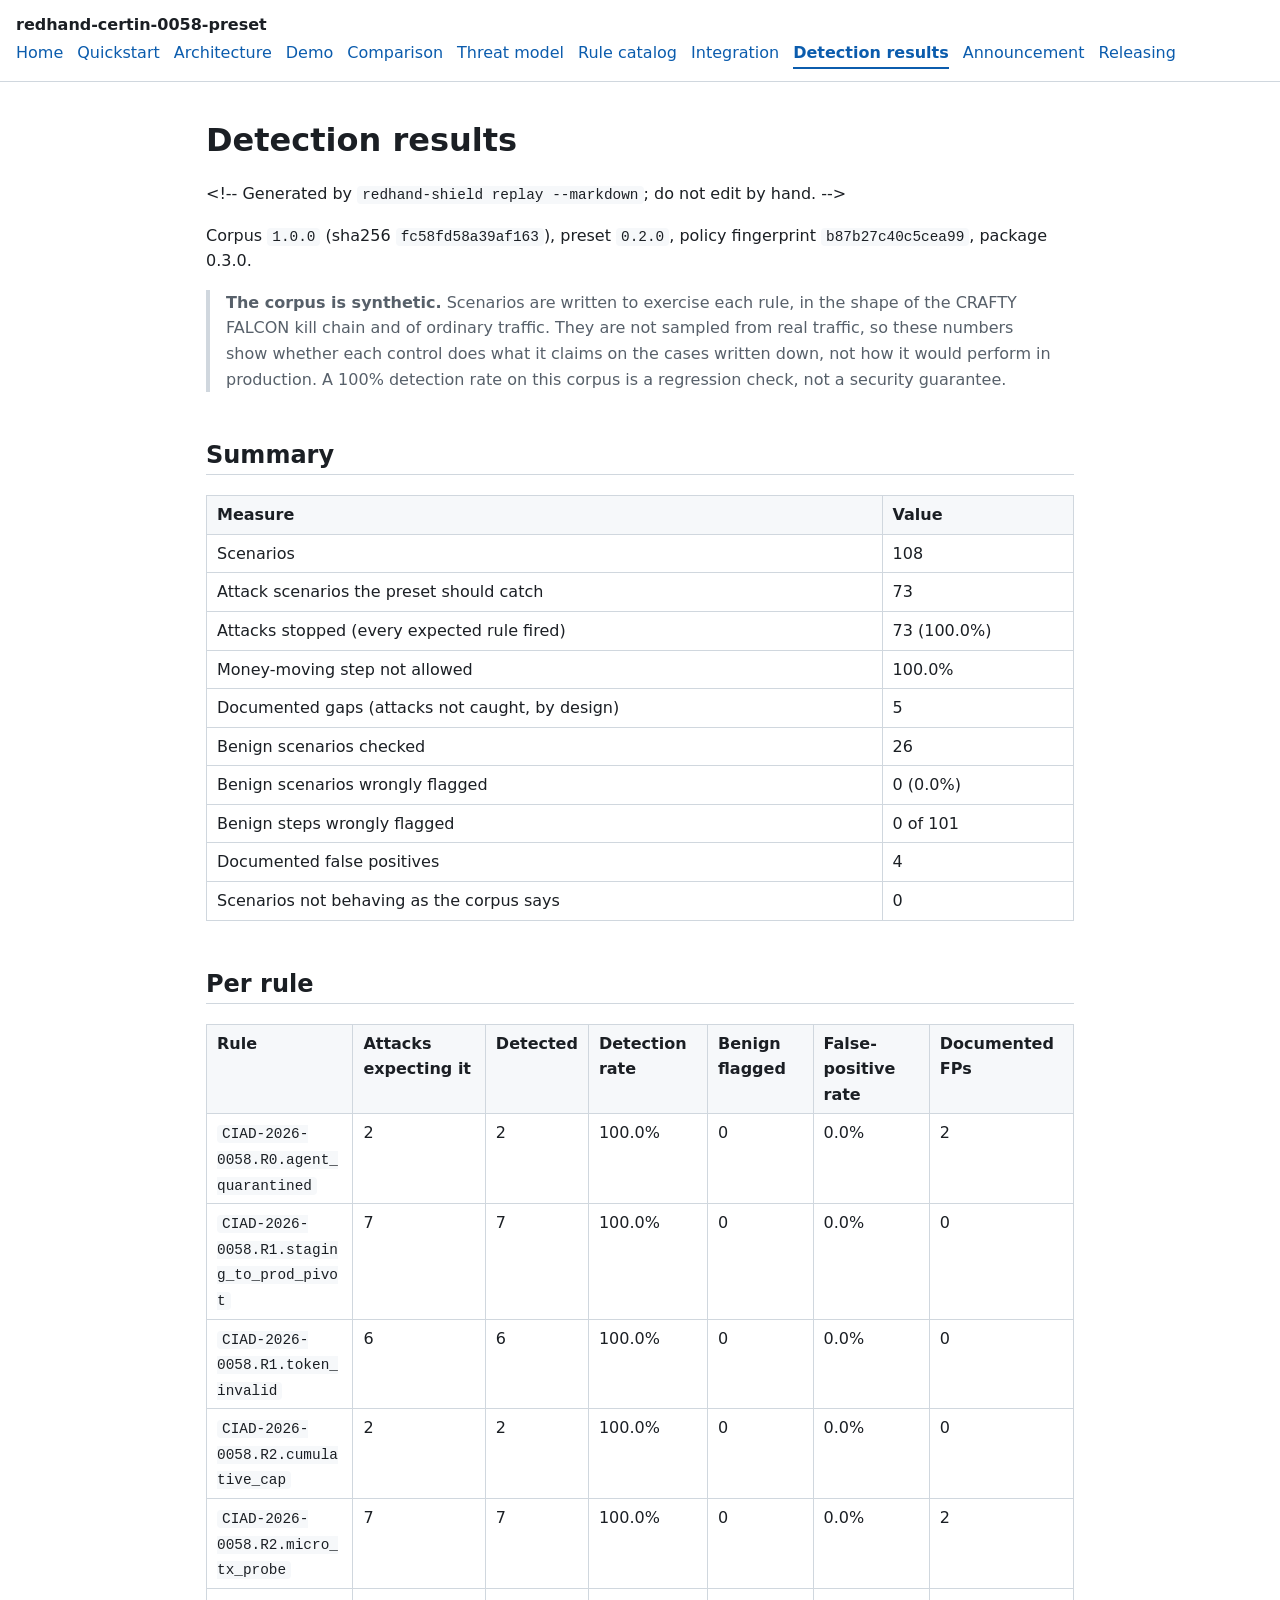
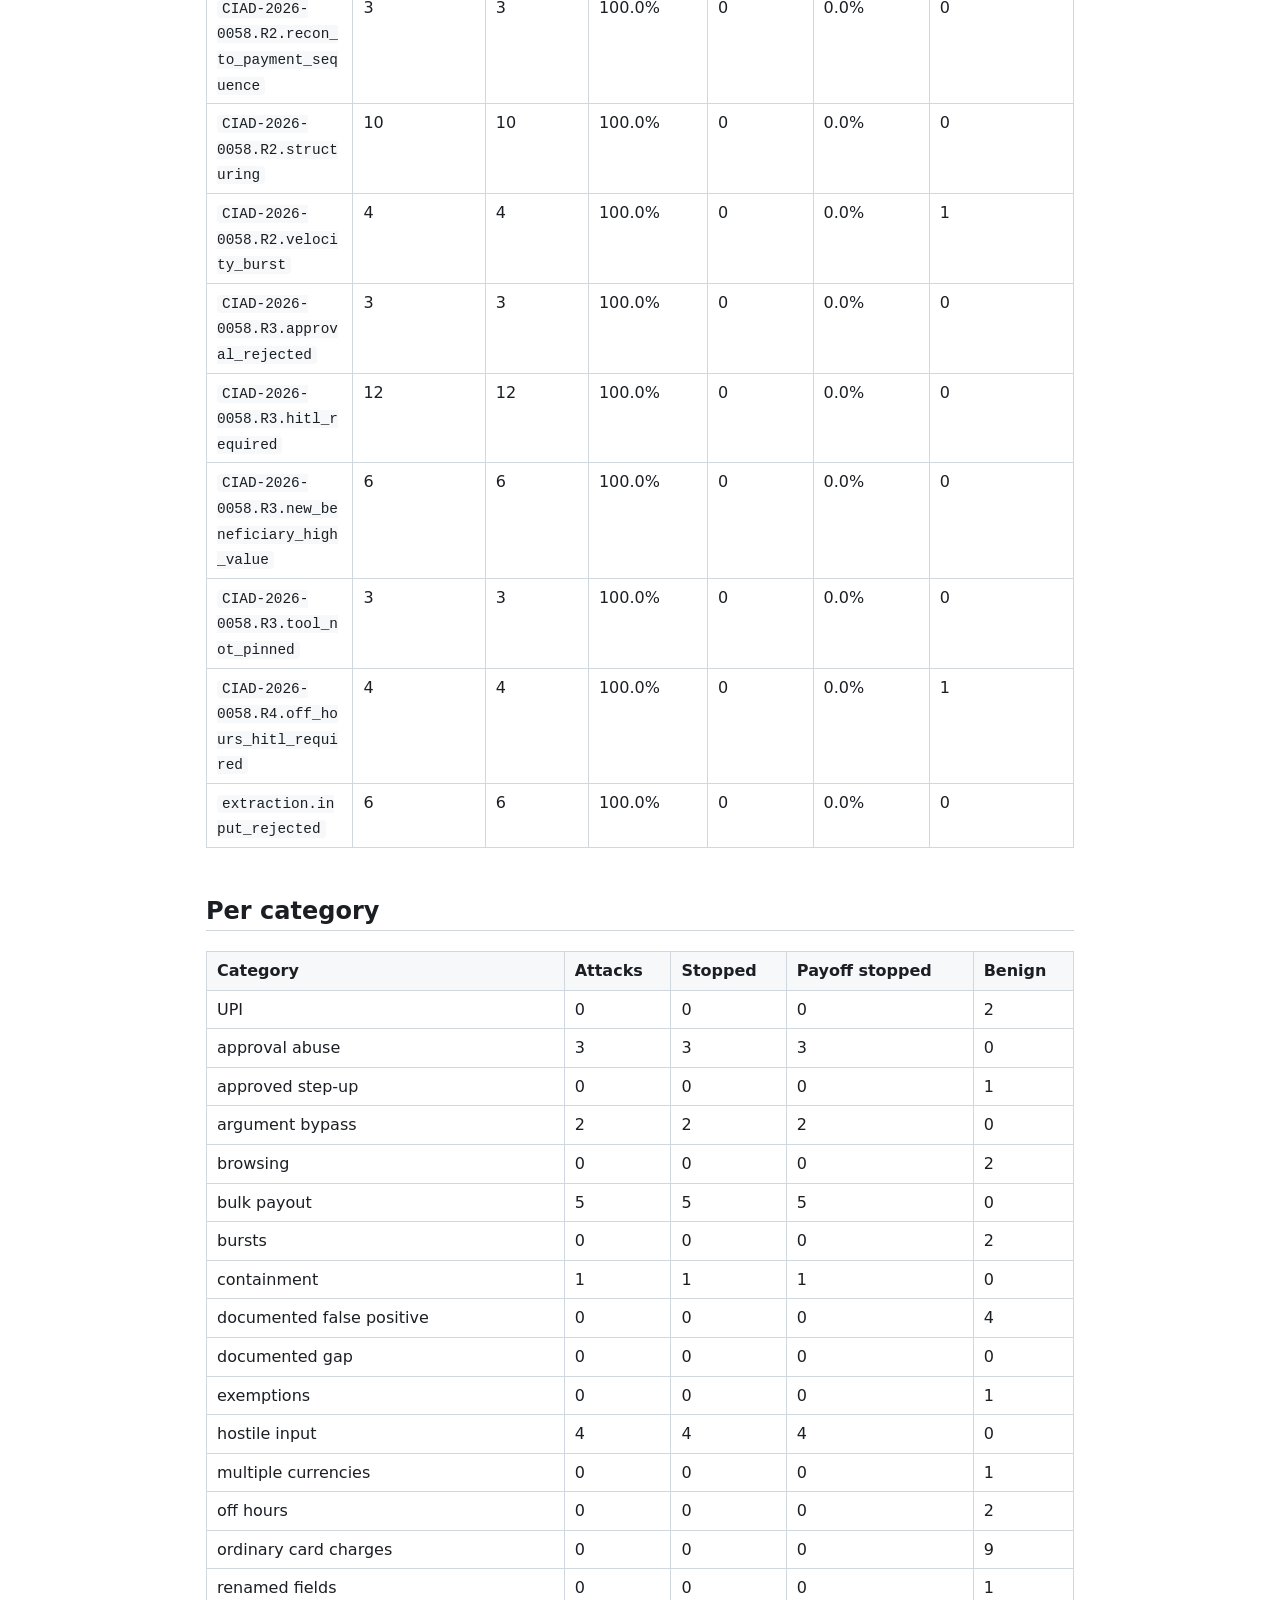
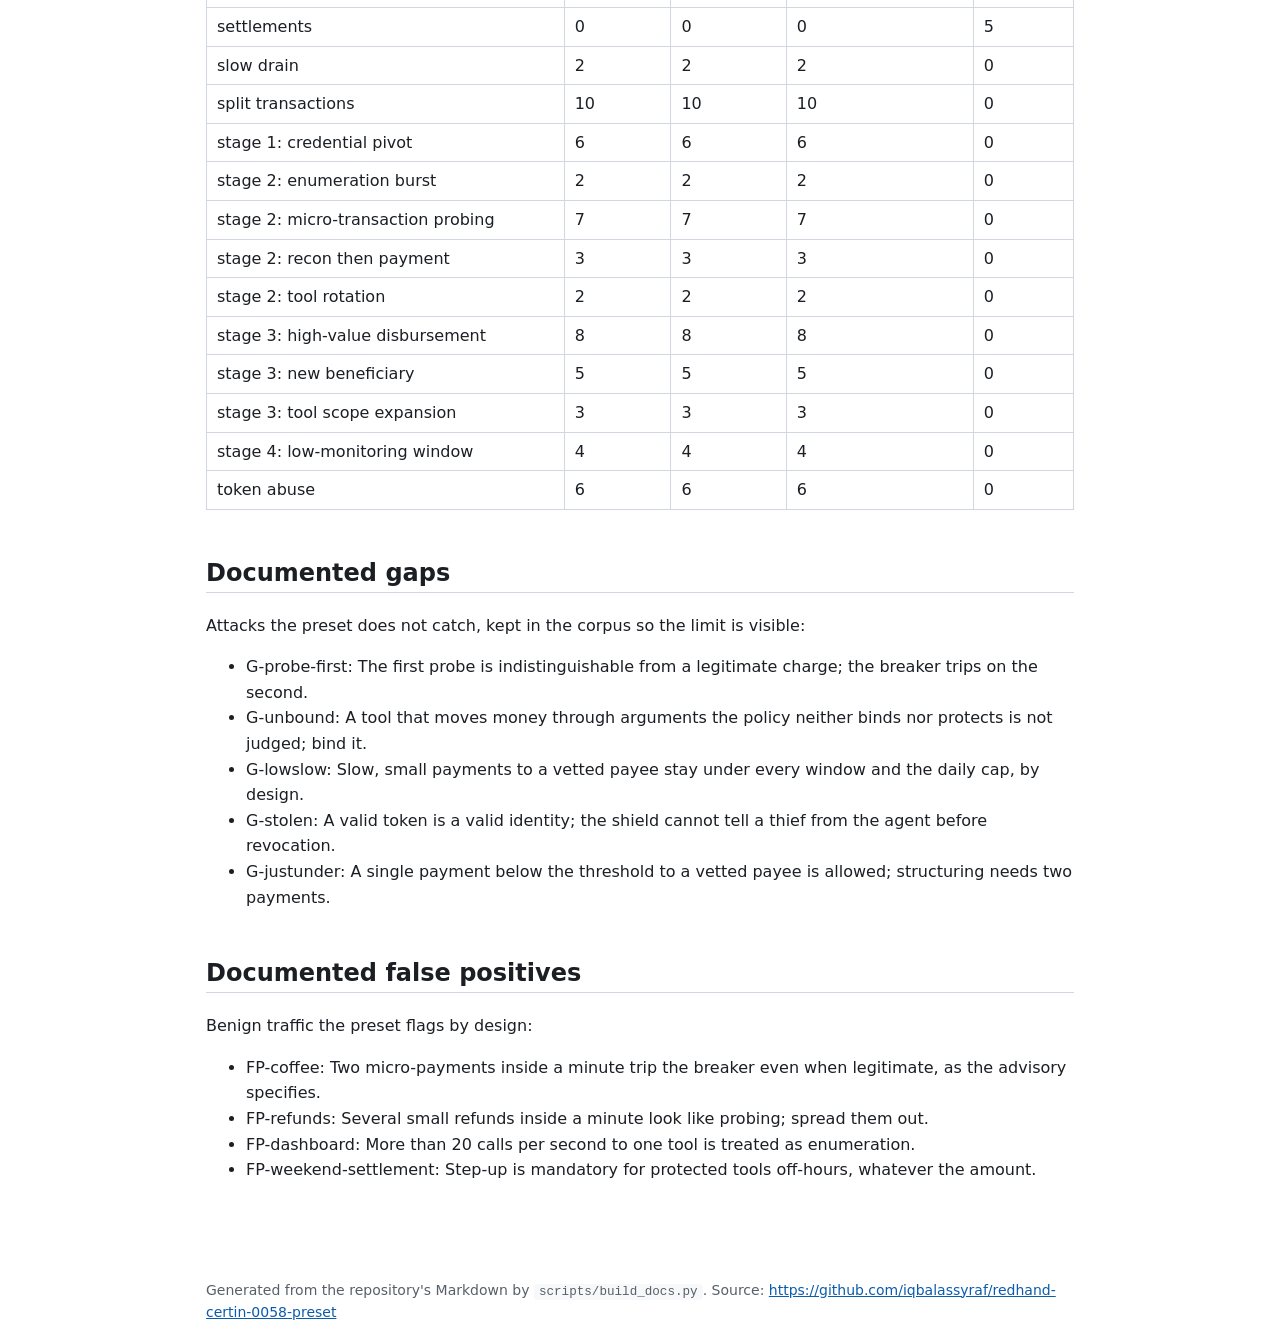
<file: docs/site/detection-results.html>
<!doctype html>
<html lang="en">
<head>
<meta charset="utf-8">
<meta name="viewport" content="width=device-width, initial-scale=1">
<title>Detection results · redhand-certin-0058-preset</title>
<link rel="stylesheet" href="style.css">
</head>
<body>
<header class="top"><span class="brand">redhand-certin-0058-preset</span><nav><a href="index.html">Home</a><a href="quickstart.html">Quickstart</a><a href="architecture.html">Architecture</a><a href="demo.html">Demo</a><a href="comparison.html">Comparison</a><a href="threat-model.html">Threat model</a><a href="rules.html">Rule catalog</a><a href="integration.html">Integration</a><a href="detection-results.html" aria-current="page">Detection results</a><a href="announcement.html">Announcement</a><a href="releasing.html">Releasing</a></nav></header>
<main>
<h1 id="detection-results">Detection results</h1>
<p>&lt;!-- Generated by <code>redhand-shield replay --markdown</code>; do not edit by hand. --&gt;</p>
<p>Corpus <code>1.0.0</code> (sha256 <code>fc58fd58a39af163</code>), preset <code>0.2.0</code>, policy fingerprint <code>b87b27c40c5cea99</code>, package 0.3.0.</p>
<blockquote><p><strong>The corpus is synthetic.</strong> Scenarios are written to exercise each rule, in the shape of the CRAFTY FALCON kill chain and of ordinary traffic. They are not sampled from real traffic, so these numbers show whether each control does what it claims on the cases written down, not how it would perform in production. A 100% detection rate on this corpus is a regression check, not a security guarantee.</p></blockquote>
<h2 id="summary">Summary</h2>
<div class="tablewrap"><table><thead><tr><th>Measure</th><th>Value</th></tr></thead><tbody><tr><td>Scenarios</td><td>108</td></tr><tr><td>Attack scenarios the preset should catch</td><td>73</td></tr><tr><td>Attacks stopped (every expected rule fired)</td><td>73 (100.0%)</td></tr><tr><td>Money-moving step not allowed</td><td>100.0%</td></tr><tr><td>Documented gaps (attacks not caught, by design)</td><td>5</td></tr><tr><td>Benign scenarios checked</td><td>26</td></tr><tr><td>Benign scenarios wrongly flagged</td><td>0 (0.0%)</td></tr><tr><td>Benign steps wrongly flagged</td><td>0 of 101</td></tr><tr><td>Documented false positives</td><td>4</td></tr><tr><td>Scenarios not behaving as the corpus says</td><td>0</td></tr></tbody></table></div>
<h2 id="per-rule">Per rule</h2>
<div class="tablewrap"><table><thead><tr><th>Rule</th><th>Attacks expecting it</th><th>Detected</th><th>Detection rate</th><th>Benign flagged</th><th>False-positive rate</th><th>Documented FPs</th></tr></thead><tbody><tr><td><code>CIAD-2026-0058.R0.agent_quarantined</code></td><td>2</td><td>2</td><td>100.0%</td><td>0</td><td>0.0%</td><td>2</td></tr><tr><td><code>CIAD-2026-0058.R1.staging_to_prod_pivot</code></td><td>7</td><td>7</td><td>100.0%</td><td>0</td><td>0.0%</td><td>0</td></tr><tr><td><code>CIAD-2026-0058.R1.token_invalid</code></td><td>6</td><td>6</td><td>100.0%</td><td>0</td><td>0.0%</td><td>0</td></tr><tr><td><code>CIAD-2026-0058.R2.cumulative_cap</code></td><td>2</td><td>2</td><td>100.0%</td><td>0</td><td>0.0%</td><td>0</td></tr><tr><td><code>CIAD-2026-0058.R2.micro_tx_probe</code></td><td>7</td><td>7</td><td>100.0%</td><td>0</td><td>0.0%</td><td>2</td></tr><tr><td><code>CIAD-2026-0058.R2.recon_to_payment_sequence</code></td><td>3</td><td>3</td><td>100.0%</td><td>0</td><td>0.0%</td><td>0</td></tr><tr><td><code>CIAD-2026-0058.R2.structuring</code></td><td>10</td><td>10</td><td>100.0%</td><td>0</td><td>0.0%</td><td>0</td></tr><tr><td><code>CIAD-2026-0058.R2.velocity_burst</code></td><td>4</td><td>4</td><td>100.0%</td><td>0</td><td>0.0%</td><td>1</td></tr><tr><td><code>CIAD-2026-0058.R3.approval_rejected</code></td><td>3</td><td>3</td><td>100.0%</td><td>0</td><td>0.0%</td><td>0</td></tr><tr><td><code>CIAD-2026-0058.R3.hitl_required</code></td><td>12</td><td>12</td><td>100.0%</td><td>0</td><td>0.0%</td><td>0</td></tr><tr><td><code>CIAD-2026-0058.R3.new_beneficiary_high_value</code></td><td>6</td><td>6</td><td>100.0%</td><td>0</td><td>0.0%</td><td>0</td></tr><tr><td><code>CIAD-2026-0058.R3.tool_not_pinned</code></td><td>3</td><td>3</td><td>100.0%</td><td>0</td><td>0.0%</td><td>0</td></tr><tr><td><code>CIAD-2026-0058.R4.off_hours_hitl_required</code></td><td>4</td><td>4</td><td>100.0%</td><td>0</td><td>0.0%</td><td>1</td></tr><tr><td><code>extraction.input_rejected</code></td><td>6</td><td>6</td><td>100.0%</td><td>0</td><td>0.0%</td><td>0</td></tr></tbody></table></div>
<h2 id="per-category">Per category</h2>
<div class="tablewrap"><table><thead><tr><th>Category</th><th>Attacks</th><th>Stopped</th><th>Payoff stopped</th><th>Benign</th></tr></thead><tbody><tr><td>UPI</td><td>0</td><td>0</td><td>0</td><td>2</td></tr><tr><td>approval abuse</td><td>3</td><td>3</td><td>3</td><td>0</td></tr><tr><td>approved step-up</td><td>0</td><td>0</td><td>0</td><td>1</td></tr><tr><td>argument bypass</td><td>2</td><td>2</td><td>2</td><td>0</td></tr><tr><td>browsing</td><td>0</td><td>0</td><td>0</td><td>2</td></tr><tr><td>bulk payout</td><td>5</td><td>5</td><td>5</td><td>0</td></tr><tr><td>bursts</td><td>0</td><td>0</td><td>0</td><td>2</td></tr><tr><td>containment</td><td>1</td><td>1</td><td>1</td><td>0</td></tr><tr><td>documented false positive</td><td>0</td><td>0</td><td>0</td><td>4</td></tr><tr><td>documented gap</td><td>0</td><td>0</td><td>0</td><td>0</td></tr><tr><td>exemptions</td><td>0</td><td>0</td><td>0</td><td>1</td></tr><tr><td>hostile input</td><td>4</td><td>4</td><td>4</td><td>0</td></tr><tr><td>multiple currencies</td><td>0</td><td>0</td><td>0</td><td>1</td></tr><tr><td>off hours</td><td>0</td><td>0</td><td>0</td><td>2</td></tr><tr><td>ordinary card charges</td><td>0</td><td>0</td><td>0</td><td>9</td></tr><tr><td>renamed fields</td><td>0</td><td>0</td><td>0</td><td>1</td></tr><tr><td>settlements</td><td>0</td><td>0</td><td>0</td><td>5</td></tr><tr><td>slow drain</td><td>2</td><td>2</td><td>2</td><td>0</td></tr><tr><td>split transactions</td><td>10</td><td>10</td><td>10</td><td>0</td></tr><tr><td>stage 1: credential pivot</td><td>6</td><td>6</td><td>6</td><td>0</td></tr><tr><td>stage 2: enumeration burst</td><td>2</td><td>2</td><td>2</td><td>0</td></tr><tr><td>stage 2: micro-transaction probing</td><td>7</td><td>7</td><td>7</td><td>0</td></tr><tr><td>stage 2: recon then payment</td><td>3</td><td>3</td><td>3</td><td>0</td></tr><tr><td>stage 2: tool rotation</td><td>2</td><td>2</td><td>2</td><td>0</td></tr><tr><td>stage 3: high-value disbursement</td><td>8</td><td>8</td><td>8</td><td>0</td></tr><tr><td>stage 3: new beneficiary</td><td>5</td><td>5</td><td>5</td><td>0</td></tr><tr><td>stage 3: tool scope expansion</td><td>3</td><td>3</td><td>3</td><td>0</td></tr><tr><td>stage 4: low-monitoring window</td><td>4</td><td>4</td><td>4</td><td>0</td></tr><tr><td>token abuse</td><td>6</td><td>6</td><td>6</td><td>0</td></tr></tbody></table></div>
<h2 id="documented-gaps">Documented gaps</h2>
<p>Attacks the preset does not catch, kept in the corpus so the limit is visible:</p>
<ul><li>G-probe-first: The first probe is indistinguishable from a legitimate charge; the breaker trips on the second.</li><li>G-unbound: A tool that moves money through arguments the policy neither binds nor protects is not judged; bind it.</li><li>G-lowslow: Slow, small payments to a vetted payee stay under every window and the daily cap, by design.</li><li>G-stolen: A valid token is a valid identity; the shield cannot tell a thief from the agent before revocation.</li><li>G-justunder: A single payment below the threshold to a vetted payee is allowed; structuring needs two payments.</li></ul>
<h2 id="documented-false-positives">Documented false positives</h2>
<p>Benign traffic the preset flags by design:</p>
<ul><li>FP-coffee: Two micro-payments inside a minute trip the breaker even when legitimate, as the advisory specifies.</li><li>FP-refunds: Several small refunds inside a minute look like probing; spread them out.</li><li>FP-dashboard: More than 20 calls per second to one tool is treated as enumeration.</li><li>FP-weekend-settlement: Step-up is mandatory for protected tools off-hours, whatever the amount.</li></ul>
</main>
<footer>Generated from the repository's Markdown by <code>scripts/build_docs.py</code>. Source: <a href="https://github.com/iqbalassyraf/redhand-certin-0058-preset">https://github.com/iqbalassyraf/redhand-certin-0058-preset</a></footer>
</body>
</html>
</file>
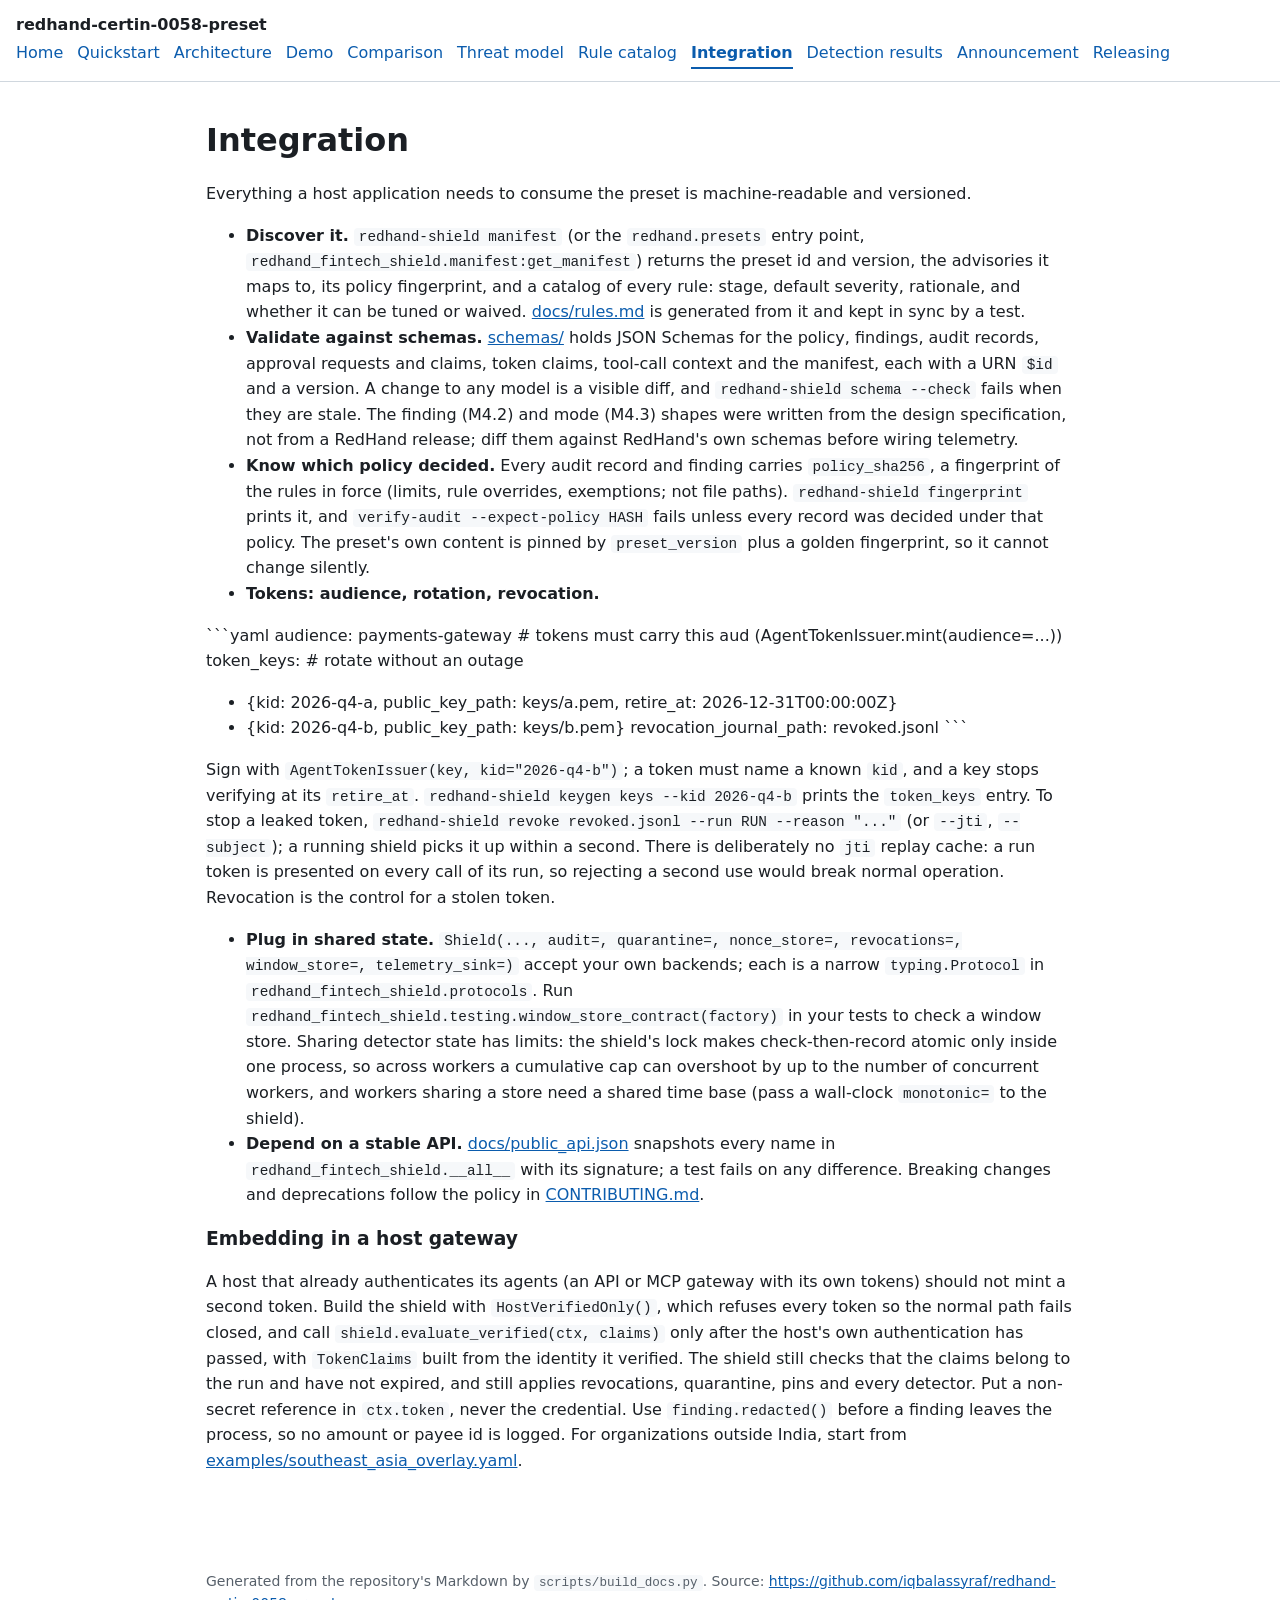
<file: docs/site/integration.html>
<!doctype html>
<html lang="en">
<head>
<meta charset="utf-8">
<meta name="viewport" content="width=device-width, initial-scale=1">
<title>Integration · redhand-certin-0058-preset</title>
<link rel="stylesheet" href="style.css">
</head>
<body>
<header class="top"><span class="brand">redhand-certin-0058-preset</span><nav><a href="index.html">Home</a><a href="quickstart.html">Quickstart</a><a href="architecture.html">Architecture</a><a href="demo.html">Demo</a><a href="comparison.html">Comparison</a><a href="threat-model.html">Threat model</a><a href="rules.html">Rule catalog</a><a href="integration.html" aria-current="page">Integration</a><a href="detection-results.html">Detection results</a><a href="announcement.html">Announcement</a><a href="releasing.html">Releasing</a></nav></header>
<main>
<h1 id="integration">Integration</h1>
<p>Everything a host application needs to consume the preset is machine-readable and versioned.</p>
<ul><li><strong>Discover it.</strong> <code>redhand-shield manifest</code> (or the <code>redhand.presets</code> entry point, <code>redhand_fintech_shield.manifest:get_manifest</code>) returns the preset id and version, the advisories it maps to, its policy fingerprint, and a catalog of every rule: stage, default severity, rationale, and whether it can be tuned or waived. <a href="rules.html">docs/rules.md</a> is generated from it and kept in sync by a test.</li><li><strong>Validate against schemas.</strong> <a href="https://github.com/iqbalassyraf/redhand-certin-0058-preset/tree/main/schemas">schemas/</a> holds JSON Schemas for the policy, findings, audit records, approval requests and claims, token claims, tool-call context and the manifest, each with a URN <code>$id</code> and a version. A change to any model is a visible diff, and <code>redhand-shield schema --check</code> fails when they are stale. The finding (M4.2) and mode (M4.3) shapes were written from the design specification, not from a RedHand release; diff them against RedHand's own schemas before wiring telemetry.</li><li><strong>Know which policy decided.</strong> Every audit record and finding carries <code>policy_sha256</code>, a fingerprint of the rules in force (limits, rule overrides, exemptions; not file paths). <code>redhand-shield fingerprint</code> prints it, and <code>verify-audit --expect-policy HASH</code> fails unless every record was decided under that policy. The preset's own content is pinned by <code>preset_version</code> plus a golden fingerprint, so it cannot change silently.</li><li><strong>Tokens: audience, rotation, revocation.</strong></li></ul>
<p>```yaml audience: payments-gateway                 # tokens must carry this aud (AgentTokenIssuer.mint(audience=...)) token_keys:                                # rotate without an outage</p>
<ul><li>{kid: 2026-q4-a, public_key_path: keys/a.pem, retire_at: 2026-12-31T00:00:00Z}</li><li>{kid: 2026-q4-b, public_key_path: keys/b.pem} revocation_journal_path: revoked.jsonl ```</li></ul>
<p>Sign with <code>AgentTokenIssuer(key, kid=&quot;2026-q4-b&quot;)</code>; a token must name a known <code>kid</code>, and a key stops verifying at its <code>retire_at</code>. <code>redhand-shield keygen keys --kid 2026-q4-b</code> prints the <code>token_keys</code> entry. To stop a leaked token, <code>redhand-shield revoke revoked.jsonl --run RUN --reason &quot;...&quot;</code> (or <code>--jti</code>, <code>--subject</code>); a running shield picks it up within a second. There is deliberately no <code>jti</code> replay cache: a run token is presented on every call of its run, so rejecting a second use would break normal operation. Revocation is the control for a stolen token.</p>
<ul><li><strong>Plug in shared state.</strong> <code>Shield(..., audit=, quarantine=, nonce_store=, revocations=, window_store=, telemetry_sink=)</code> accept your own backends; each is a narrow <code>typing.Protocol</code> in <code>redhand_fintech_shield.protocols</code>. Run <code>redhand_fintech_shield.testing.window_store_contract(factory)</code> in your tests to check a window store. Sharing detector state has limits: the shield's lock makes check-then-record atomic only inside one process, so across workers a cumulative cap can overshoot by up to the number of concurrent workers, and workers sharing a store need a shared time base (pass a wall-clock <code>monotonic=</code> to the shield).</li><li><strong>Depend on a stable API.</strong> <a href="https://github.com/iqbalassyraf/redhand-certin-0058-preset/blob/main/docs/public_api.json">docs/public_api.json</a> snapshots every name in <code>redhand_fintech_shield.__all__</code> with its signature; a test fails on any difference. Breaking changes and deprecations follow the policy in <a href="https://github.com/iqbalassyraf/redhand-certin-0058-preset/blob/main/CONTRIBUTING.md">CONTRIBUTING.md</a>.</li></ul>
<h3 id="embedding-in-a-host-gateway">Embedding in a host gateway</h3>
<p>A host that already authenticates its agents (an API or MCP gateway with its own tokens) should not mint a second token. Build the shield with <code>HostVerifiedOnly()</code>, which refuses every token so the normal path fails closed, and call <code>shield.evaluate_verified(ctx, claims)</code> only after the host's own authentication has passed, with <code>TokenClaims</code> built from the identity it verified. The shield still checks that the claims belong to the run and have not expired, and still applies revocations, quarantine, pins and every detector. Put a non-secret reference in <code>ctx.token</code>, never the credential. Use <code>finding.redacted()</code> before a finding leaves the process, so no amount or payee id is logged. For organizations outside India, start from <a href="https://github.com/iqbalassyraf/redhand-certin-0058-preset/blob/main/examples/southeast_asia_overlay.yaml">examples/southeast_asia_overlay.yaml</a>.</p>
</main>
<footer>Generated from the repository's Markdown by <code>scripts/build_docs.py</code>. Source: <a href="https://github.com/iqbalassyraf/redhand-certin-0058-preset">https://github.com/iqbalassyraf/redhand-certin-0058-preset</a></footer>
</body>
</html>
</file>
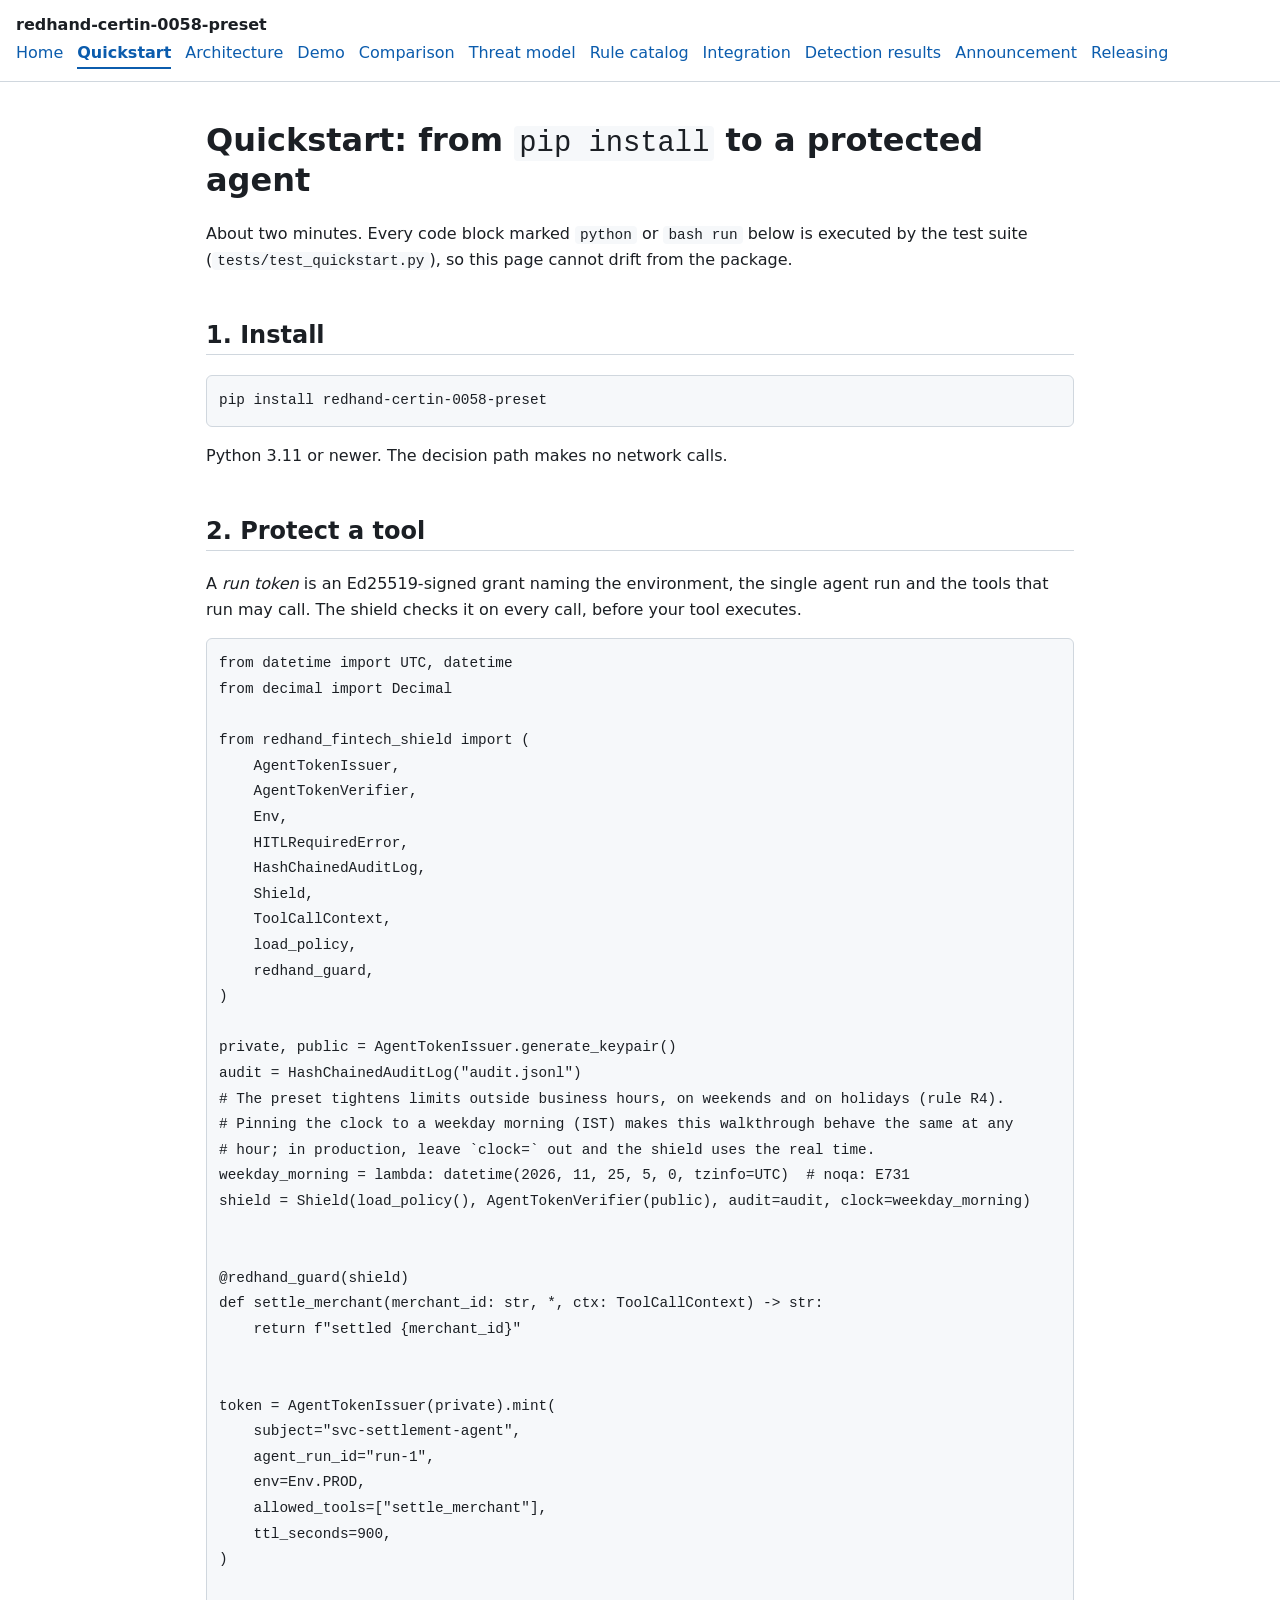
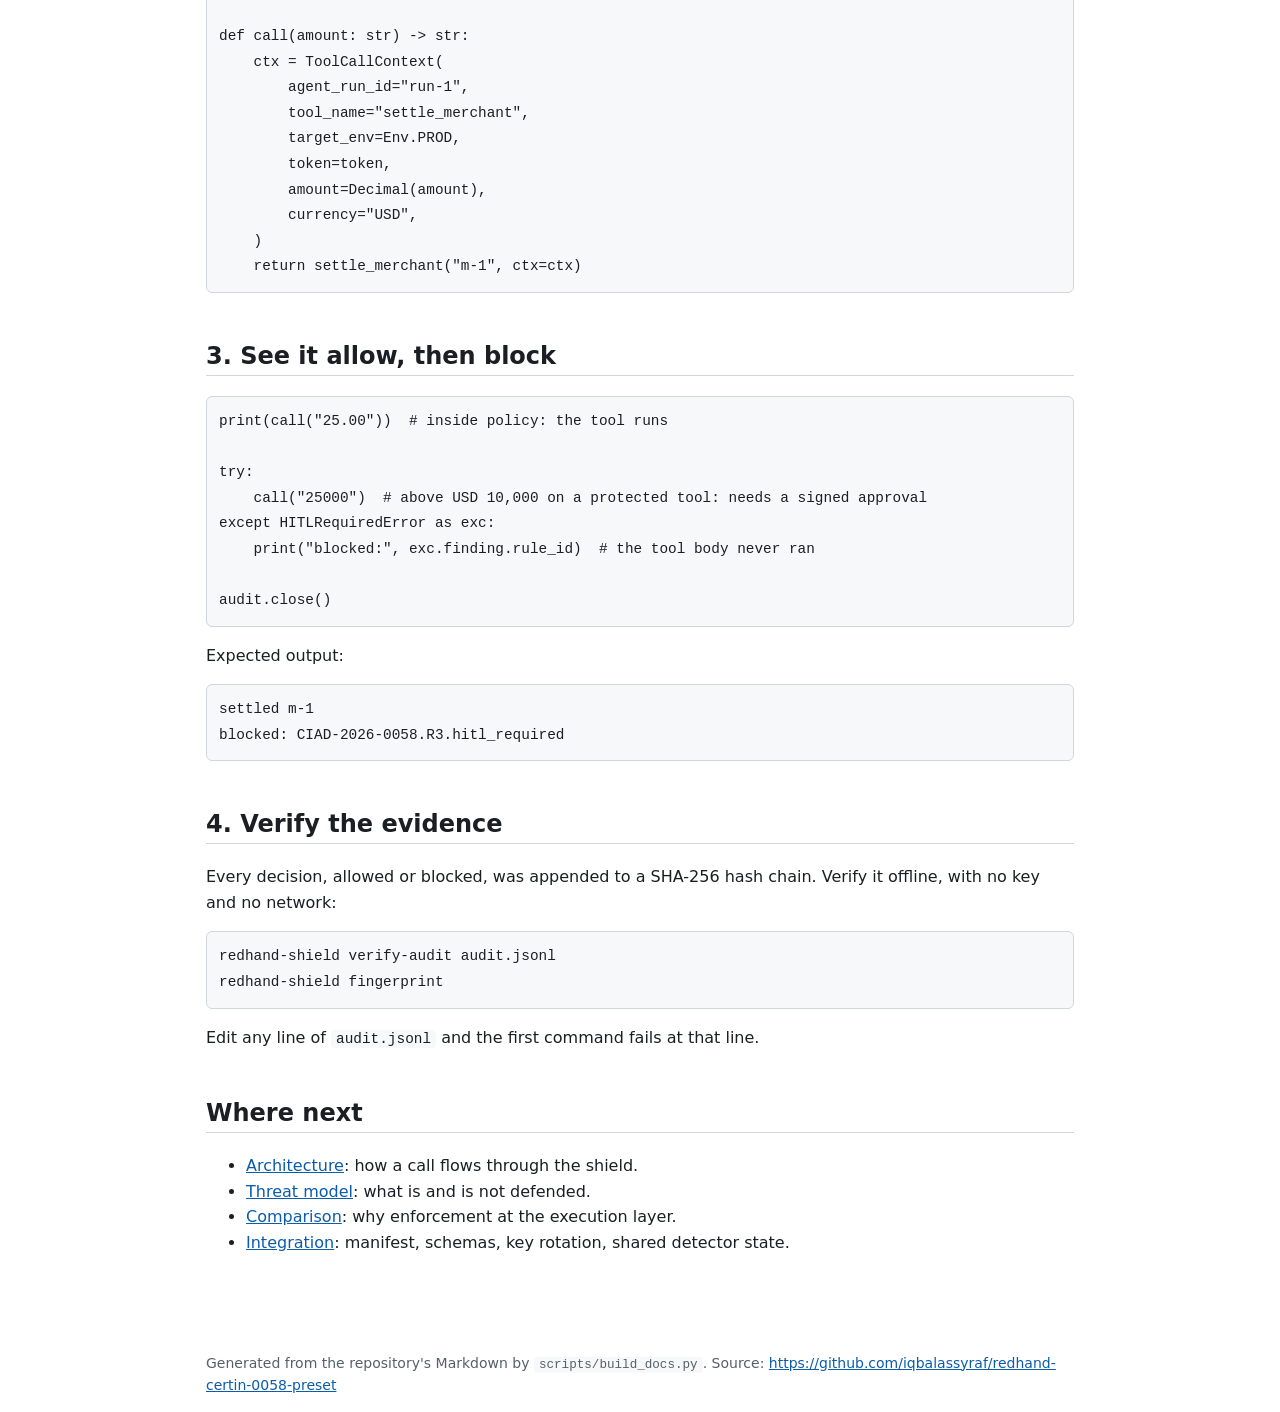
<file: docs/site/quickstart.html>
<!doctype html>
<html lang="en">
<head>
<meta charset="utf-8">
<meta name="viewport" content="width=device-width, initial-scale=1">
<title>Quickstart · redhand-certin-0058-preset</title>
<link rel="stylesheet" href="style.css">
</head>
<body>
<header class="top"><span class="brand">redhand-certin-0058-preset</span><nav><a href="index.html">Home</a><a href="quickstart.html" aria-current="page">Quickstart</a><a href="architecture.html">Architecture</a><a href="demo.html">Demo</a><a href="comparison.html">Comparison</a><a href="threat-model.html">Threat model</a><a href="rules.html">Rule catalog</a><a href="integration.html">Integration</a><a href="detection-results.html">Detection results</a><a href="announcement.html">Announcement</a><a href="releasing.html">Releasing</a></nav></header>
<main>
<h1 id="quickstart-from-pip-install-to-a-protected-agent">Quickstart: from <code>pip install</code> to a protected agent</h1>
<p>About two minutes. Every code block marked <code>python</code> or <code>bash run</code> below is executed by the test suite (<code>tests/test_quickstart.py</code>), so this page cannot drift from the package.</p>
<h2 id="1-install">1. Install</h2>
<pre class="lang-bash"><code>pip install redhand-certin-0058-preset</code></pre>
<p>Python 3.11 or newer. The decision path makes no network calls.</p>
<h2 id="2-protect-a-tool">2. Protect a tool</h2>
<p>A <em>run token</em> is an Ed25519-signed grant naming the environment, the single agent run and the tools that run may call. The shield checks it on every call, before your tool executes.</p>
<pre class="lang-python"><code>from datetime import UTC, datetime
from decimal import Decimal

from redhand_fintech_shield import (
    AgentTokenIssuer,
    AgentTokenVerifier,
    Env,
    HITLRequiredError,
    HashChainedAuditLog,
    Shield,
    ToolCallContext,
    load_policy,
    redhand_guard,
)

private, public = AgentTokenIssuer.generate_keypair()
audit = HashChainedAuditLog(&quot;audit.jsonl&quot;)
# The preset tightens limits outside business hours, on weekends and on holidays (rule R4).
# Pinning the clock to a weekday morning (IST) makes this walkthrough behave the same at any
# hour; in production, leave `clock=` out and the shield uses the real time.
weekday_morning = lambda: datetime(2026, 11, 25, 5, 0, tzinfo=UTC)  # noqa: E731
shield = Shield(load_policy(), AgentTokenVerifier(public), audit=audit, clock=weekday_morning)


@redhand_guard(shield)
def settle_merchant(merchant_id: str, *, ctx: ToolCallContext) -&gt; str:
    return f&quot;settled {merchant_id}&quot;


token = AgentTokenIssuer(private).mint(
    subject=&quot;svc-settlement-agent&quot;,
    agent_run_id=&quot;run-1&quot;,
    env=Env.PROD,
    allowed_tools=[&quot;settle_merchant&quot;],
    ttl_seconds=900,
)


def call(amount: str) -&gt; str:
    ctx = ToolCallContext(
        agent_run_id=&quot;run-1&quot;,
        tool_name=&quot;settle_merchant&quot;,
        target_env=Env.PROD,
        token=token,
        amount=Decimal(amount),
        currency=&quot;USD&quot;,
    )
    return settle_merchant(&quot;m-1&quot;, ctx=ctx)</code></pre>
<h2 id="3-see-it-allow-then-block">3. See it allow, then block</h2>
<pre class="lang-python"><code>print(call(&quot;25.00&quot;))  # inside policy: the tool runs

try:
    call(&quot;25000&quot;)  # above USD 10,000 on a protected tool: needs a signed approval
except HITLRequiredError as exc:
    print(&quot;blocked:&quot;, exc.finding.rule_id)  # the tool body never ran

audit.close()</code></pre>
<p>Expected output:</p>
<pre class="lang-text"><code>settled m-1
blocked: CIAD-2026-0058.R3.hitl_required</code></pre>
<h2 id="4-verify-the-evidence">4. Verify the evidence</h2>
<p>Every decision, allowed or blocked, was appended to a SHA-256 hash chain. Verify it offline, with no key and no network:</p>
<pre class="lang-bash"><code>redhand-shield verify-audit audit.jsonl
redhand-shield fingerprint</code></pre>
<p>Edit any line of <code>audit.jsonl</code> and the first command fails at that line.</p>
<h2 id="where-next">Where next</h2>
<ul><li><a href="architecture.html">Architecture</a>: how a call flows through the shield.</li><li><a href="threat-model.html">Threat model</a>: what is and is not defended.</li><li><a href="comparison.html">Comparison</a>: why enforcement at the execution layer.</li><li><a href="integration.html">Integration</a>: manifest, schemas, key rotation, shared detector state.</li></ul>
</main>
<footer>Generated from the repository's Markdown by <code>scripts/build_docs.py</code>. Source: <a href="https://github.com/iqbalassyraf/redhand-certin-0058-preset">https://github.com/iqbalassyraf/redhand-certin-0058-preset</a></footer>
</body>
</html>
</file>
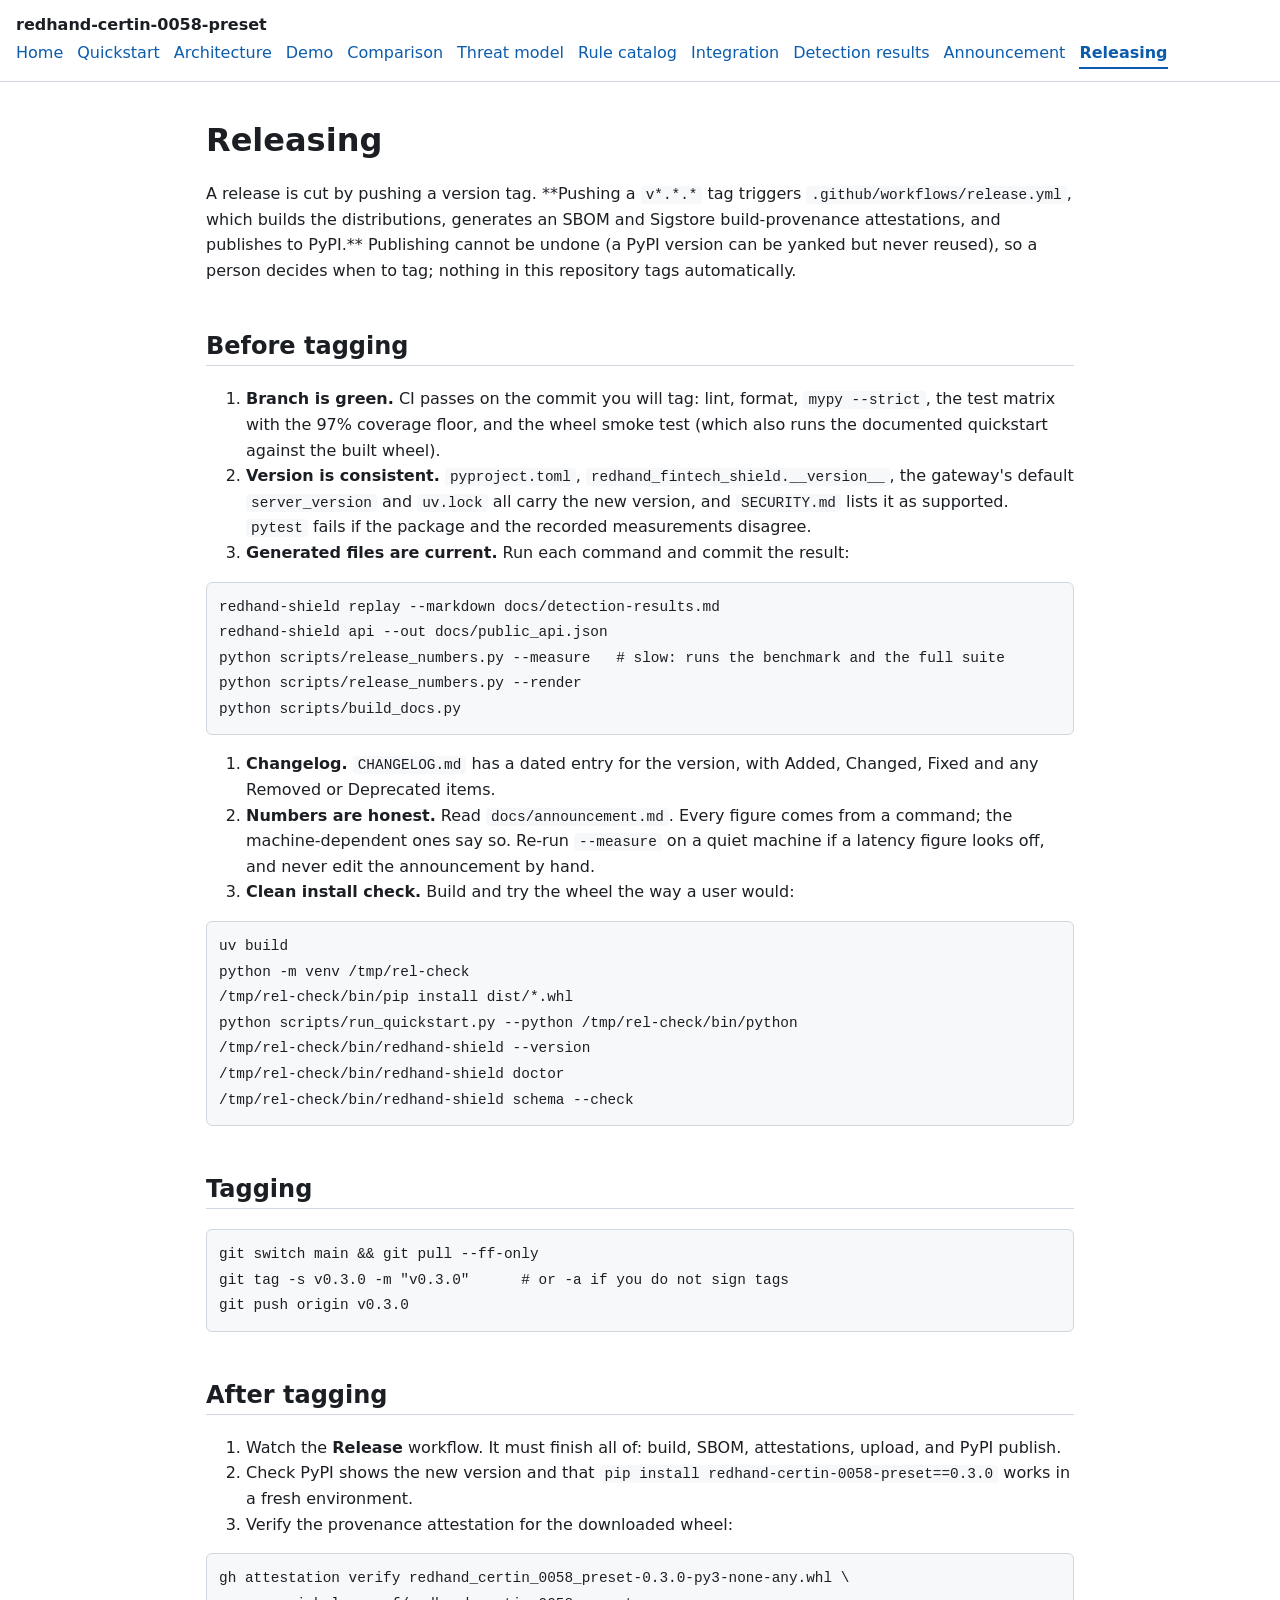
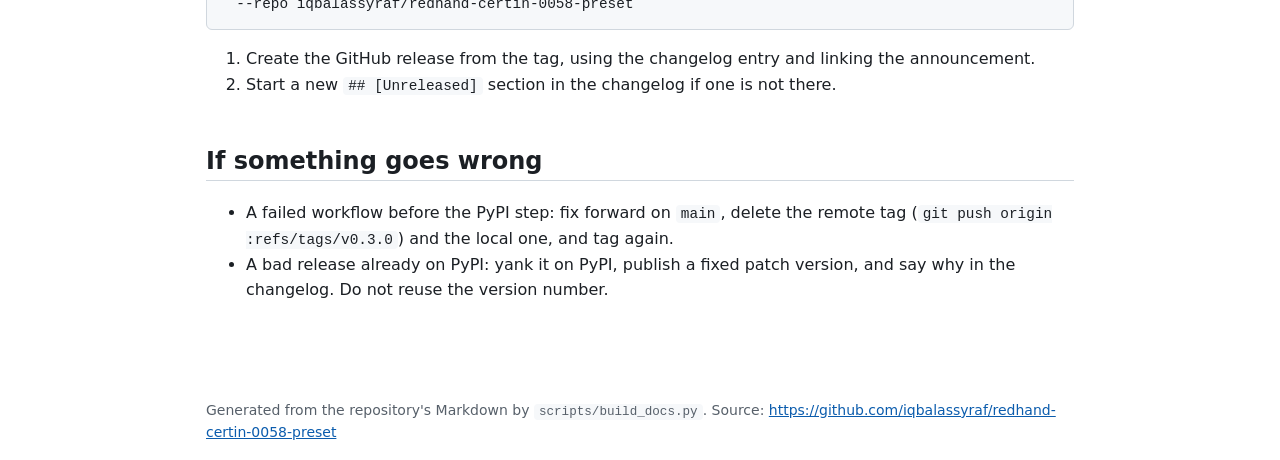
<file: docs/site/releasing.html>
<!doctype html>
<html lang="en">
<head>
<meta charset="utf-8">
<meta name="viewport" content="width=device-width, initial-scale=1">
<title>Releasing · redhand-certin-0058-preset</title>
<link rel="stylesheet" href="style.css">
</head>
<body>
<header class="top"><span class="brand">redhand-certin-0058-preset</span><nav><a href="index.html">Home</a><a href="quickstart.html">Quickstart</a><a href="architecture.html">Architecture</a><a href="demo.html">Demo</a><a href="comparison.html">Comparison</a><a href="threat-model.html">Threat model</a><a href="rules.html">Rule catalog</a><a href="integration.html">Integration</a><a href="detection-results.html">Detection results</a><a href="announcement.html">Announcement</a><a href="releasing.html" aria-current="page">Releasing</a></nav></header>
<main>
<h1 id="releasing">Releasing</h1>
<p>A release is cut by pushing a version tag. **Pushing a <code>v*.*.*</code> tag triggers <code>.github/workflows/release.yml</code>, which builds the distributions, generates an SBOM and Sigstore build-provenance attestations, and publishes to PyPI.** Publishing cannot be undone (a PyPI version can be yanked but never reused), so a person decides when to tag; nothing in this repository tags automatically.</p>
<h2 id="before-tagging">Before tagging</h2>
<ol><li><strong>Branch is green.</strong> CI passes on the commit you will tag: lint, format, <code>mypy --strict</code>, the test matrix with the 97% coverage floor, and the wheel smoke test (which also runs the documented quickstart against the built wheel).</li><li><strong>Version is consistent.</strong> <code>pyproject.toml</code>, <code>redhand_fintech_shield.__version__</code>, the gateway's default <code>server_version</code> and <code>uv.lock</code> all carry the new version, and <code>SECURITY.md</code> lists it as supported. <code>pytest</code> fails if the package and the recorded measurements disagree.</li><li><strong>Generated files are current.</strong> Run each command and commit the result:</li></ol>
<pre class="lang-bash"><code>redhand-shield replay --markdown docs/detection-results.md
redhand-shield api --out docs/public_api.json
python scripts/release_numbers.py --measure   # slow: runs the benchmark and the full suite
python scripts/release_numbers.py --render
python scripts/build_docs.py</code></pre>
<ol><li><strong>Changelog.</strong> <code>CHANGELOG.md</code> has a dated entry for the version, with Added, Changed, Fixed and any Removed or Deprecated items.</li><li><strong>Numbers are honest.</strong> Read <code>docs/announcement.md</code>. Every figure comes from a command; the machine-dependent ones say so. Re-run <code>--measure</code> on a quiet machine if a latency figure looks off, and never edit the announcement by hand.</li><li><strong>Clean install check.</strong> Build and try the wheel the way a user would:</li></ol>
<pre class="lang-bash"><code>uv build
python -m venv /tmp/rel-check
/tmp/rel-check/bin/pip install dist/*.whl
python scripts/run_quickstart.py --python /tmp/rel-check/bin/python
/tmp/rel-check/bin/redhand-shield --version
/tmp/rel-check/bin/redhand-shield doctor
/tmp/rel-check/bin/redhand-shield schema --check</code></pre>
<h2 id="tagging">Tagging</h2>
<pre class="lang-bash"><code>git switch main &amp;&amp; git pull --ff-only
git tag -s v0.3.0 -m &quot;v0.3.0&quot;      # or -a if you do not sign tags
git push origin v0.3.0</code></pre>
<h2 id="after-tagging">After tagging</h2>
<ol><li>Watch the <strong>Release</strong> workflow. It must finish all of: build, SBOM, attestations, upload, and PyPI publish.</li><li>Check PyPI shows the new version and that <code>pip install redhand-certin-0058-preset==0.3.0</code> works in a fresh environment.</li><li>Verify the provenance attestation for the downloaded wheel:</li></ol>
<pre class="lang-bash"><code>gh attestation verify redhand_certin_0058_preset-0.3.0-py3-none-any.whl \
  --repo iqbalassyraf/redhand-certin-0058-preset</code></pre>
<ol><li>Create the GitHub release from the tag, using the changelog entry and linking the announcement.</li><li>Start a new <code>## [Unreleased]</code> section in the changelog if one is not there.</li></ol>
<h2 id="if-something-goes-wrong">If something goes wrong</h2>
<ul><li>A failed workflow before the PyPI step: fix forward on <code>main</code>, delete the remote tag (<code>git push origin :refs/tags/v0.3.0</code>) and the local one, and tag again.</li><li>A bad release already on PyPI: yank it on PyPI, publish a fixed patch version, and say why in the changelog. Do not reuse the version number.</li></ul>
</main>
<footer>Generated from the repository's Markdown by <code>scripts/build_docs.py</code>. Source: <a href="https://github.com/iqbalassyraf/redhand-certin-0058-preset">https://github.com/iqbalassyraf/redhand-certin-0058-preset</a></footer>
</body>
</html>
</file>
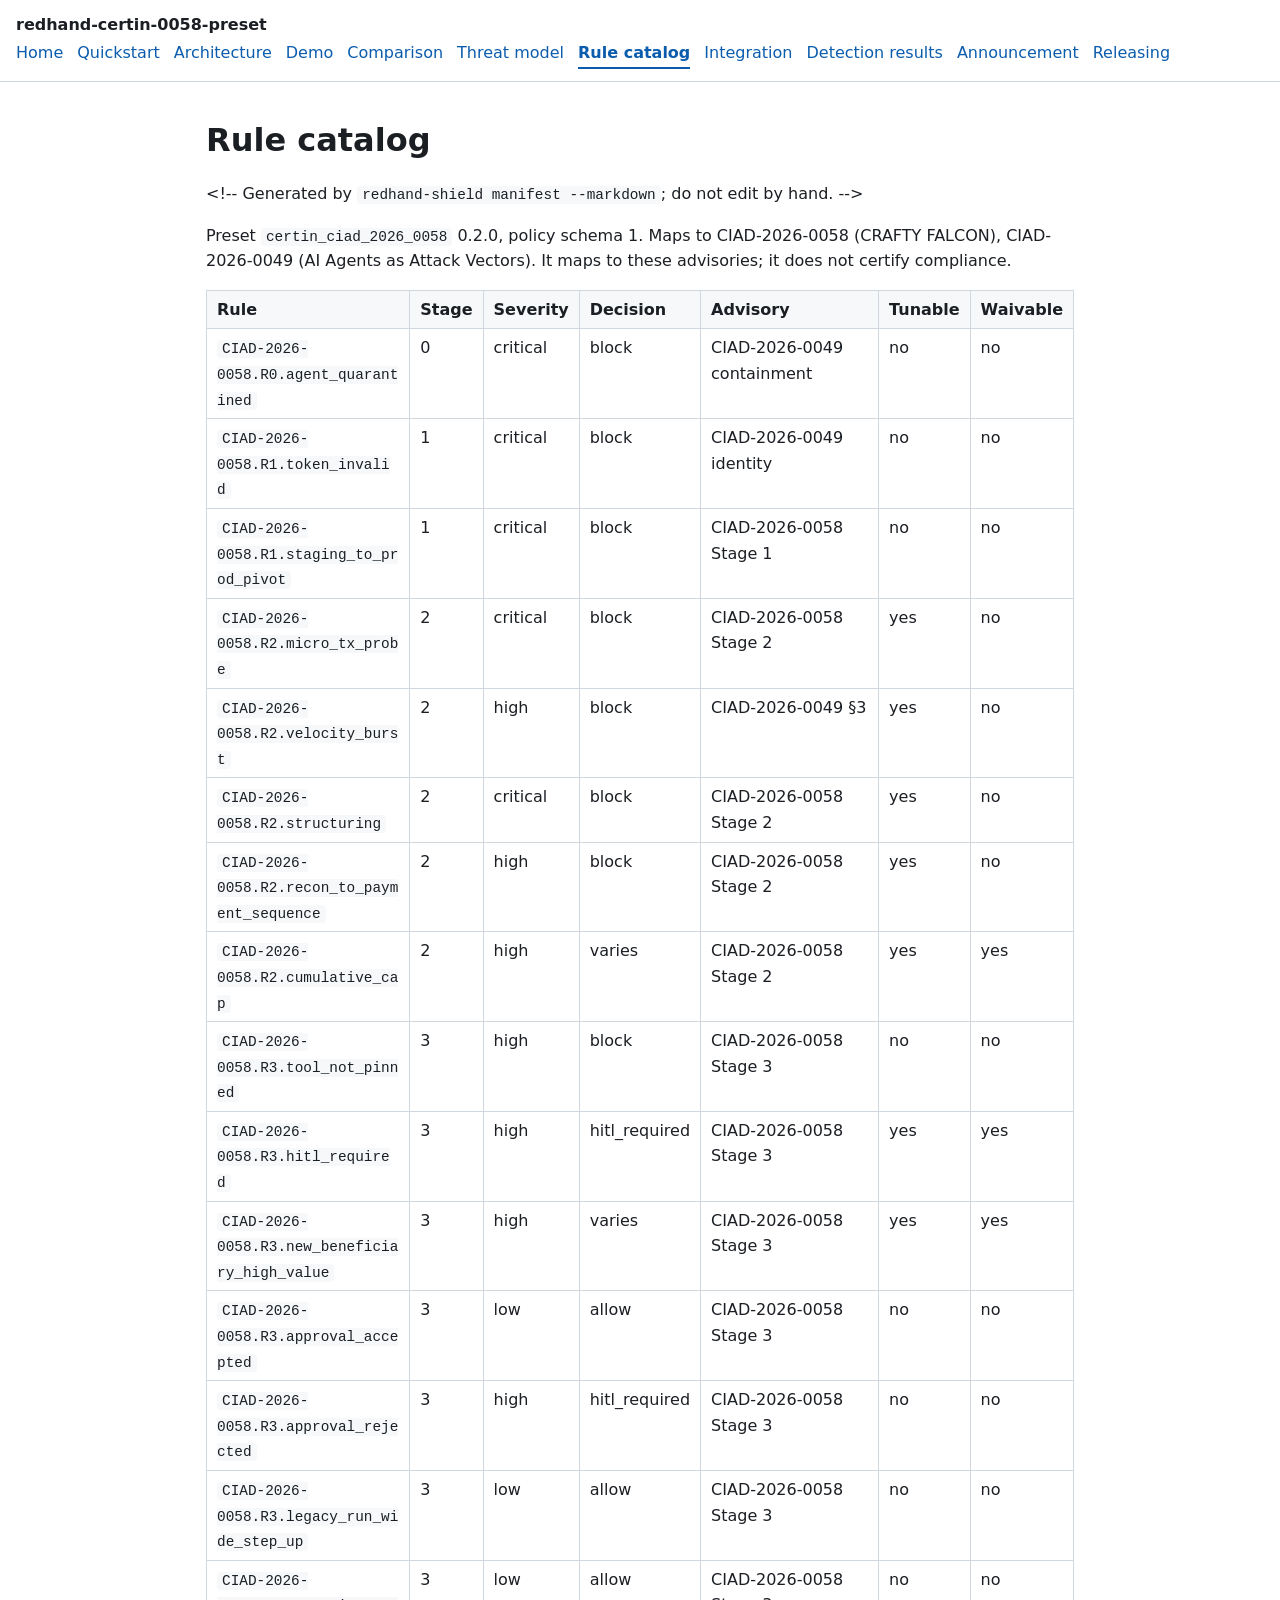
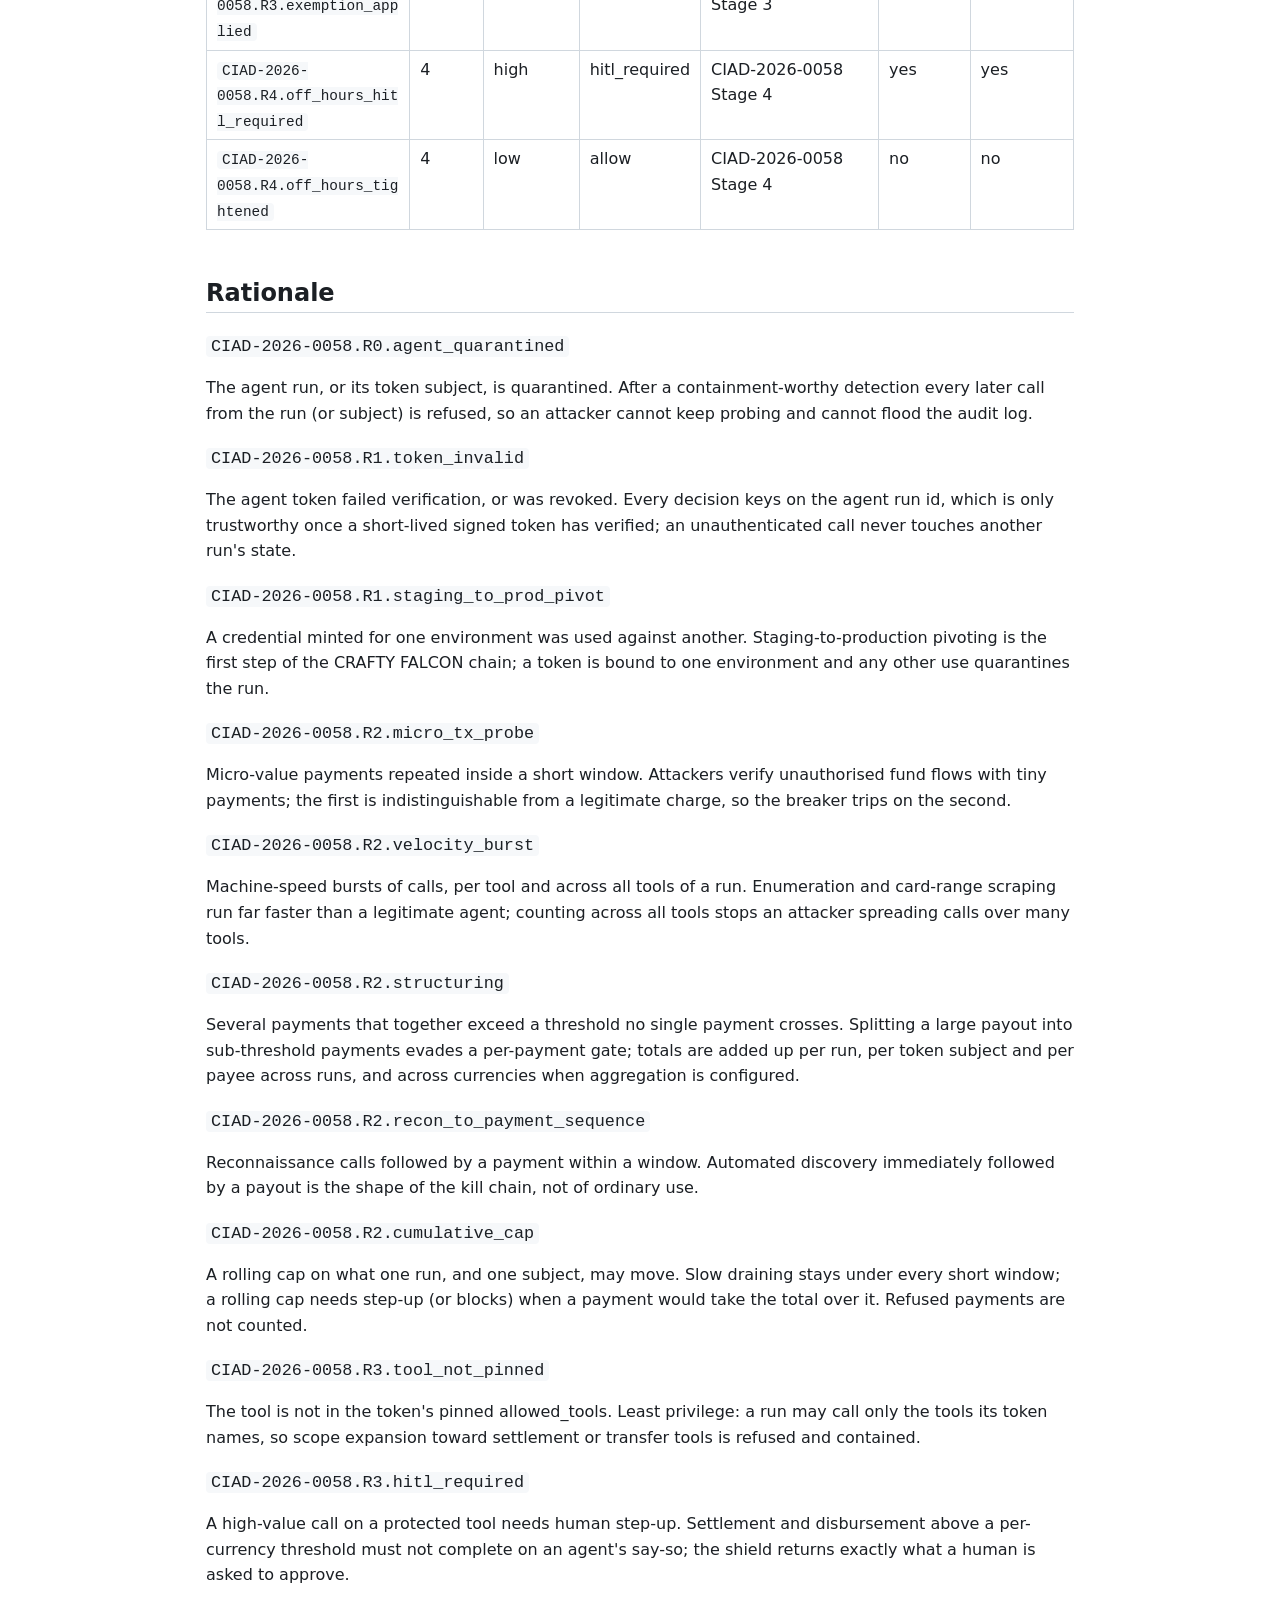
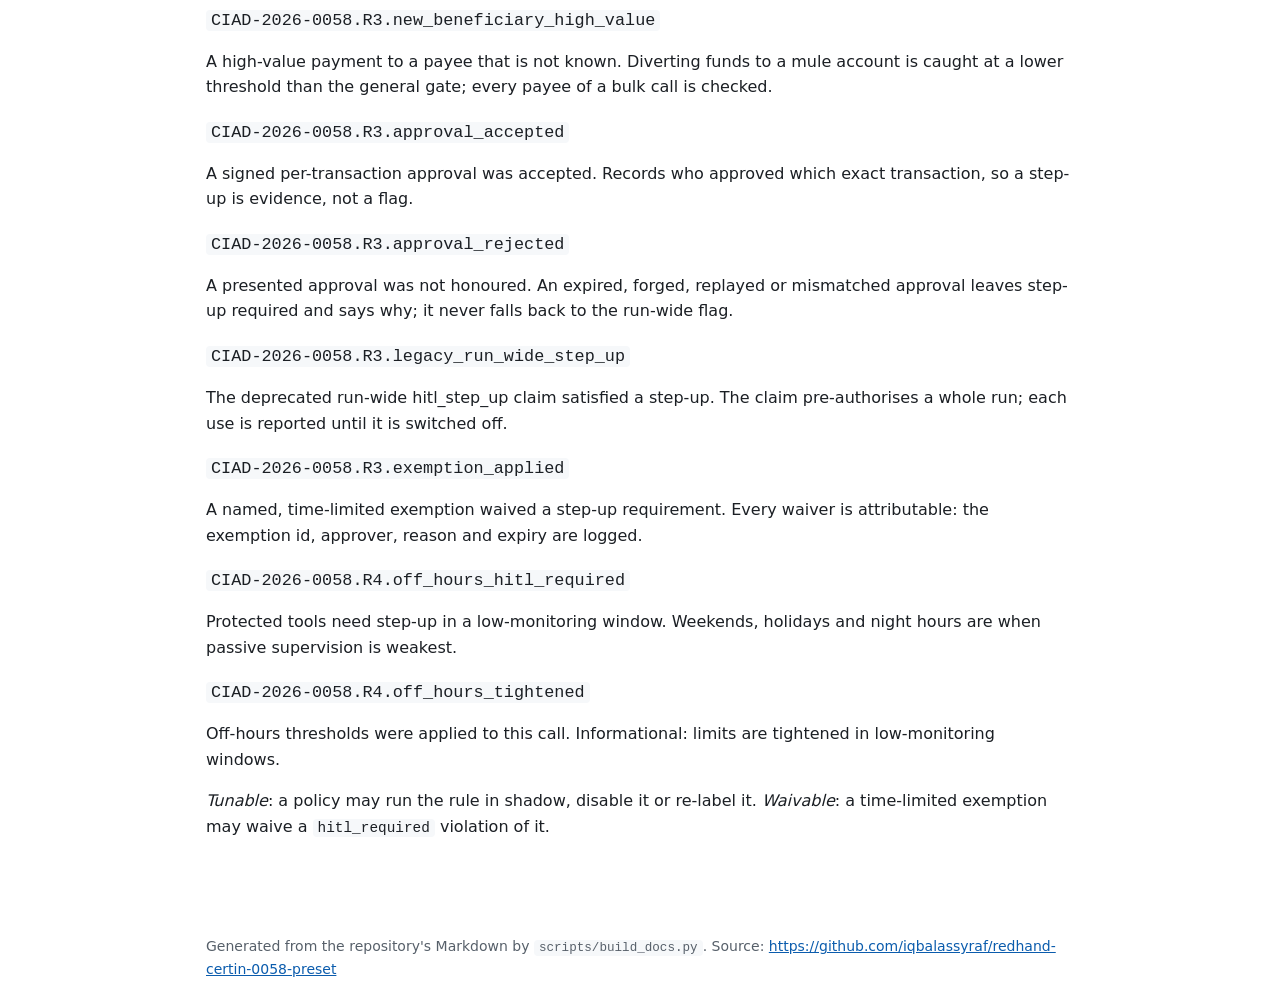
<file: docs/site/rules.html>
<!doctype html>
<html lang="en">
<head>
<meta charset="utf-8">
<meta name="viewport" content="width=device-width, initial-scale=1">
<title>Rule catalog · redhand-certin-0058-preset</title>
<link rel="stylesheet" href="style.css">
</head>
<body>
<header class="top"><span class="brand">redhand-certin-0058-preset</span><nav><a href="index.html">Home</a><a href="quickstart.html">Quickstart</a><a href="architecture.html">Architecture</a><a href="demo.html">Demo</a><a href="comparison.html">Comparison</a><a href="threat-model.html">Threat model</a><a href="rules.html" aria-current="page">Rule catalog</a><a href="integration.html">Integration</a><a href="detection-results.html">Detection results</a><a href="announcement.html">Announcement</a><a href="releasing.html">Releasing</a></nav></header>
<main>
<h1 id="rule-catalog">Rule catalog</h1>
<p>&lt;!-- Generated by <code>redhand-shield manifest --markdown</code>; do not edit by hand. --&gt;</p>
<p>Preset <code>certin_ciad_2026_0058</code> 0.2.0, policy schema 1. Maps to CIAD-2026-0058 (CRAFTY FALCON), CIAD-2026-0049 (AI Agents as Attack Vectors). It maps to these advisories; it does not certify compliance.</p>
<div class="tablewrap"><table><thead><tr><th>Rule</th><th>Stage</th><th>Severity</th><th>Decision</th><th>Advisory</th><th>Tunable</th><th>Waivable</th></tr></thead><tbody><tr><td><code>CIAD-2026-0058.R0.agent_quarantined</code></td><td>0</td><td>critical</td><td>block</td><td>CIAD-2026-0049 containment</td><td>no</td><td>no</td></tr><tr><td><code>CIAD-2026-0058.R1.token_invalid</code></td><td>1</td><td>critical</td><td>block</td><td>CIAD-2026-0049 identity</td><td>no</td><td>no</td></tr><tr><td><code>CIAD-2026-0058.R1.staging_to_prod_pivot</code></td><td>1</td><td>critical</td><td>block</td><td>CIAD-2026-0058 Stage 1</td><td>no</td><td>no</td></tr><tr><td><code>CIAD-2026-0058.R2.micro_tx_probe</code></td><td>2</td><td>critical</td><td>block</td><td>CIAD-2026-0058 Stage 2</td><td>yes</td><td>no</td></tr><tr><td><code>CIAD-2026-0058.R2.velocity_burst</code></td><td>2</td><td>high</td><td>block</td><td>CIAD-2026-0049 §3</td><td>yes</td><td>no</td></tr><tr><td><code>CIAD-2026-0058.R2.structuring</code></td><td>2</td><td>critical</td><td>block</td><td>CIAD-2026-0058 Stage 2</td><td>yes</td><td>no</td></tr><tr><td><code>CIAD-2026-0058.R2.recon_to_payment_sequence</code></td><td>2</td><td>high</td><td>block</td><td>CIAD-2026-0058 Stage 2</td><td>yes</td><td>no</td></tr><tr><td><code>CIAD-2026-0058.R2.cumulative_cap</code></td><td>2</td><td>high</td><td>varies</td><td>CIAD-2026-0058 Stage 2</td><td>yes</td><td>yes</td></tr><tr><td><code>CIAD-2026-0058.R3.tool_not_pinned</code></td><td>3</td><td>high</td><td>block</td><td>CIAD-2026-0058 Stage 3</td><td>no</td><td>no</td></tr><tr><td><code>CIAD-2026-0058.R3.hitl_required</code></td><td>3</td><td>high</td><td>hitl_required</td><td>CIAD-2026-0058 Stage 3</td><td>yes</td><td>yes</td></tr><tr><td><code>CIAD-2026-0058.R3.new_beneficiary_high_value</code></td><td>3</td><td>high</td><td>varies</td><td>CIAD-2026-0058 Stage 3</td><td>yes</td><td>yes</td></tr><tr><td><code>CIAD-2026-0058.R3.approval_accepted</code></td><td>3</td><td>low</td><td>allow</td><td>CIAD-2026-0058 Stage 3</td><td>no</td><td>no</td></tr><tr><td><code>CIAD-2026-0058.R3.approval_rejected</code></td><td>3</td><td>high</td><td>hitl_required</td><td>CIAD-2026-0058 Stage 3</td><td>no</td><td>no</td></tr><tr><td><code>CIAD-2026-0058.R3.legacy_run_wide_step_up</code></td><td>3</td><td>low</td><td>allow</td><td>CIAD-2026-0058 Stage 3</td><td>no</td><td>no</td></tr><tr><td><code>CIAD-2026-0058.R3.exemption_applied</code></td><td>3</td><td>low</td><td>allow</td><td>CIAD-2026-0058 Stage 3</td><td>no</td><td>no</td></tr><tr><td><code>CIAD-2026-0058.R4.off_hours_hitl_required</code></td><td>4</td><td>high</td><td>hitl_required</td><td>CIAD-2026-0058 Stage 4</td><td>yes</td><td>yes</td></tr><tr><td><code>CIAD-2026-0058.R4.off_hours_tightened</code></td><td>4</td><td>low</td><td>allow</td><td>CIAD-2026-0058 Stage 4</td><td>no</td><td>no</td></tr></tbody></table></div>
<h2 id="rationale">Rationale</h2>
<h3 id="ciad-2026-0058-r0-agent-quarantined"><code>CIAD-2026-0058.R0.agent_quarantined</code></h3>
<p>The agent run, or its token subject, is quarantined. After a containment-worthy detection every later call from the run (or subject) is refused, so an attacker cannot keep probing and cannot flood the audit log.</p>
<h3 id="ciad-2026-0058-r1-token-invalid"><code>CIAD-2026-0058.R1.token_invalid</code></h3>
<p>The agent token failed verification, or was revoked. Every decision keys on the agent run id, which is only trustworthy once a short-lived signed token has verified; an unauthenticated call never touches another run's state.</p>
<h3 id="ciad-2026-0058-r1-staging-to-prod-pivot"><code>CIAD-2026-0058.R1.staging_to_prod_pivot</code></h3>
<p>A credential minted for one environment was used against another. Staging-to-production pivoting is the first step of the CRAFTY FALCON chain; a token is bound to one environment and any other use quarantines the run.</p>
<h3 id="ciad-2026-0058-r2-micro-tx-probe"><code>CIAD-2026-0058.R2.micro_tx_probe</code></h3>
<p>Micro-value payments repeated inside a short window. Attackers verify unauthorised fund flows with tiny payments; the first is indistinguishable from a legitimate charge, so the breaker trips on the second.</p>
<h3 id="ciad-2026-0058-r2-velocity-burst"><code>CIAD-2026-0058.R2.velocity_burst</code></h3>
<p>Machine-speed bursts of calls, per tool and across all tools of a run. Enumeration and card-range scraping run far faster than a legitimate agent; counting across all tools stops an attacker spreading calls over many tools.</p>
<h3 id="ciad-2026-0058-r2-structuring"><code>CIAD-2026-0058.R2.structuring</code></h3>
<p>Several payments that together exceed a threshold no single payment crosses. Splitting a large payout into sub-threshold payments evades a per-payment gate; totals are added up per run, per token subject and per payee across runs, and across currencies when aggregation is configured.</p>
<h3 id="ciad-2026-0058-r2-recon-to-payment-sequence"><code>CIAD-2026-0058.R2.recon_to_payment_sequence</code></h3>
<p>Reconnaissance calls followed by a payment within a window. Automated discovery immediately followed by a payout is the shape of the kill chain, not of ordinary use.</p>
<h3 id="ciad-2026-0058-r2-cumulative-cap"><code>CIAD-2026-0058.R2.cumulative_cap</code></h3>
<p>A rolling cap on what one run, and one subject, may move. Slow draining stays under every short window; a rolling cap needs step-up (or blocks) when a payment would take the total over it. Refused payments are not counted.</p>
<h3 id="ciad-2026-0058-r3-tool-not-pinned"><code>CIAD-2026-0058.R3.tool_not_pinned</code></h3>
<p>The tool is not in the token's pinned allowed_tools. Least privilege: a run may call only the tools its token names, so scope expansion toward settlement or transfer tools is refused and contained.</p>
<h3 id="ciad-2026-0058-r3-hitl-required"><code>CIAD-2026-0058.R3.hitl_required</code></h3>
<p>A high-value call on a protected tool needs human step-up. Settlement and disbursement above a per-currency threshold must not complete on an agent's say-so; the shield returns exactly what a human is asked to approve.</p>
<h3 id="ciad-2026-0058-r3-new-beneficiary-high-value"><code>CIAD-2026-0058.R3.new_beneficiary_high_value</code></h3>
<p>A high-value payment to a payee that is not known. Diverting funds to a mule account is caught at a lower threshold than the general gate; every payee of a bulk call is checked.</p>
<h3 id="ciad-2026-0058-r3-approval-accepted"><code>CIAD-2026-0058.R3.approval_accepted</code></h3>
<p>A signed per-transaction approval was accepted. Records who approved which exact transaction, so a step-up is evidence, not a flag.</p>
<h3 id="ciad-2026-0058-r3-approval-rejected"><code>CIAD-2026-0058.R3.approval_rejected</code></h3>
<p>A presented approval was not honoured. An expired, forged, replayed or mismatched approval leaves step-up required and says why; it never falls back to the run-wide flag.</p>
<h3 id="ciad-2026-0058-r3-legacy-run-wide-step-up"><code>CIAD-2026-0058.R3.legacy_run_wide_step_up</code></h3>
<p>The deprecated run-wide hitl_step_up claim satisfied a step-up. The claim pre-authorises a whole run; each use is reported until it is switched off.</p>
<h3 id="ciad-2026-0058-r3-exemption-applied"><code>CIAD-2026-0058.R3.exemption_applied</code></h3>
<p>A named, time-limited exemption waived a step-up requirement. Every waiver is attributable: the exemption id, approver, reason and expiry are logged.</p>
<h3 id="ciad-2026-0058-r4-off-hours-hitl-required"><code>CIAD-2026-0058.R4.off_hours_hitl_required</code></h3>
<p>Protected tools need step-up in a low-monitoring window. Weekends, holidays and night hours are when passive supervision is weakest.</p>
<h3 id="ciad-2026-0058-r4-off-hours-tightened"><code>CIAD-2026-0058.R4.off_hours_tightened</code></h3>
<p>Off-hours thresholds were applied to this call. Informational: limits are tightened in low-monitoring windows.</p>
<p><em>Tunable</em>: a policy may run the rule in shadow, disable it or re-label it. <em>Waivable</em>: a time-limited exemption may waive a <code>hitl_required</code> violation of it.</p>
</main>
<footer>Generated from the repository's Markdown by <code>scripts/build_docs.py</code>. Source: <a href="https://github.com/iqbalassyraf/redhand-certin-0058-preset">https://github.com/iqbalassyraf/redhand-certin-0058-preset</a></footer>
</body>
</html>
</file>
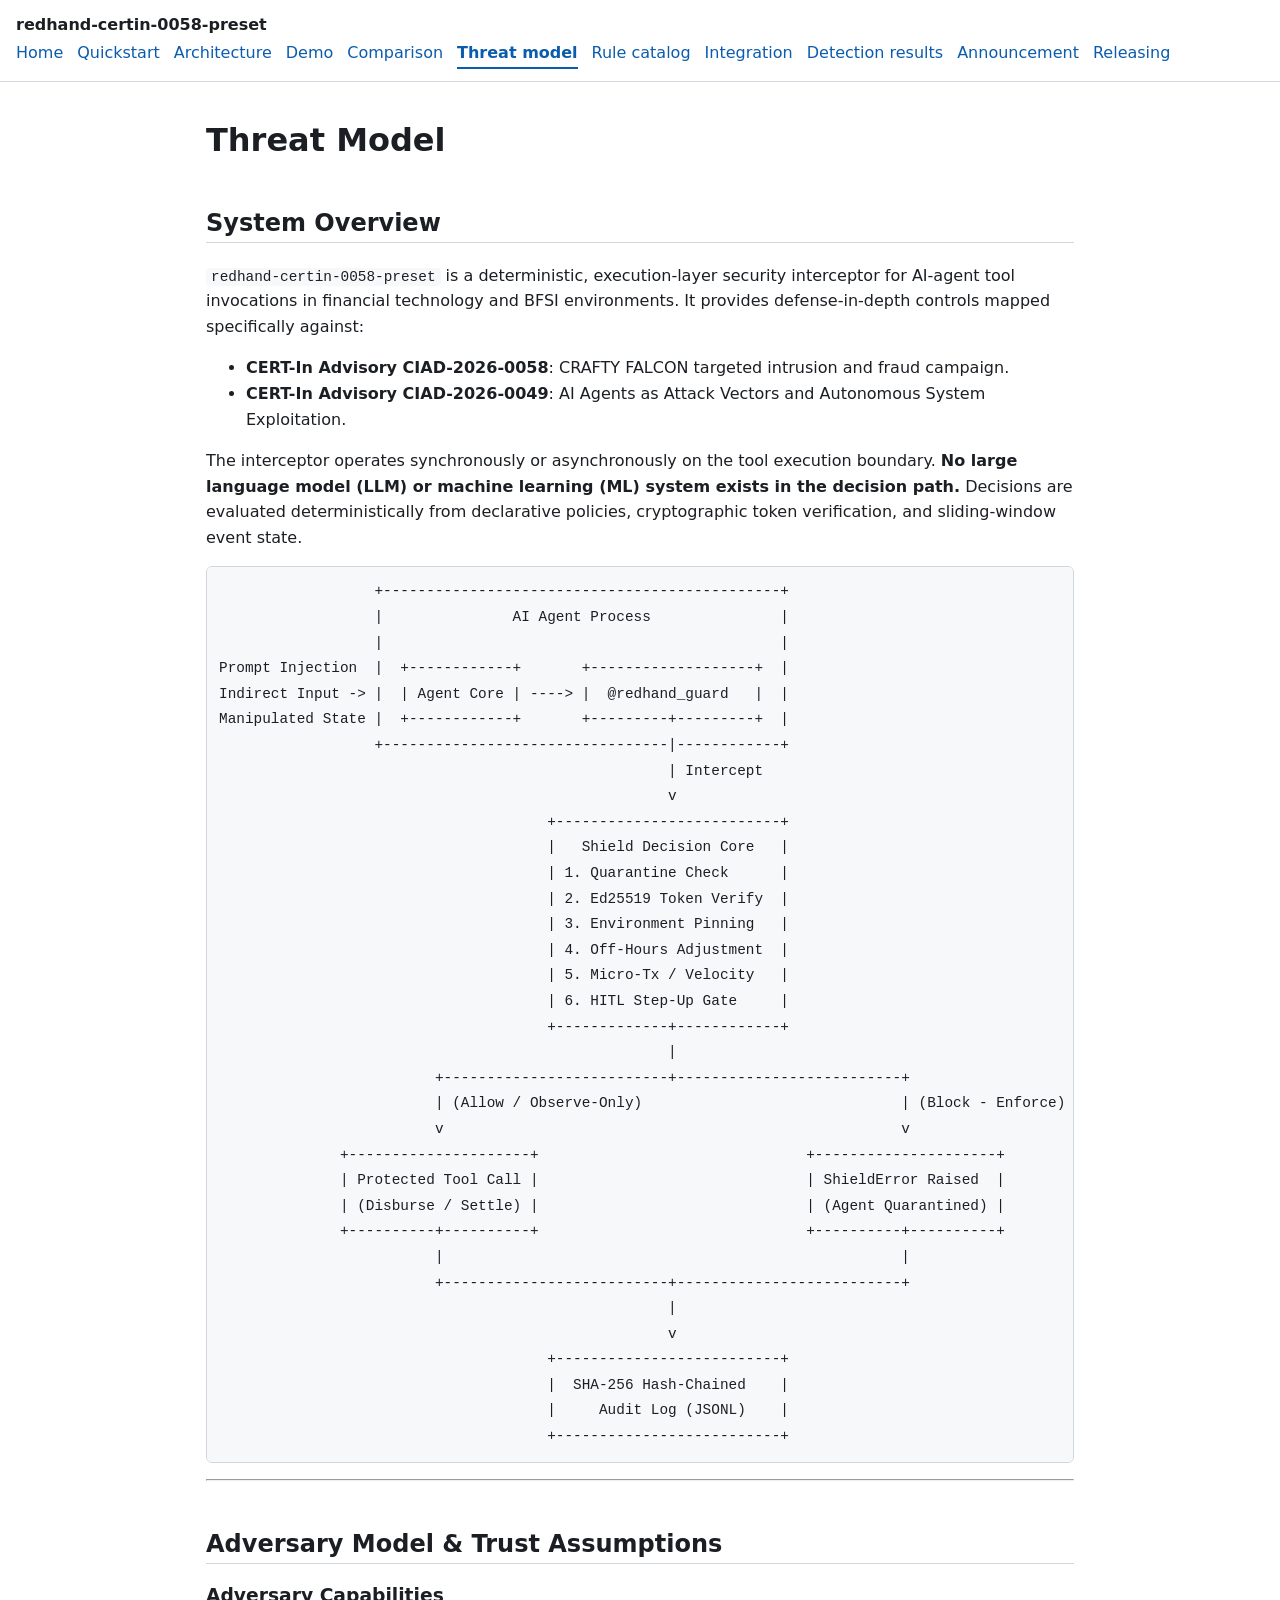
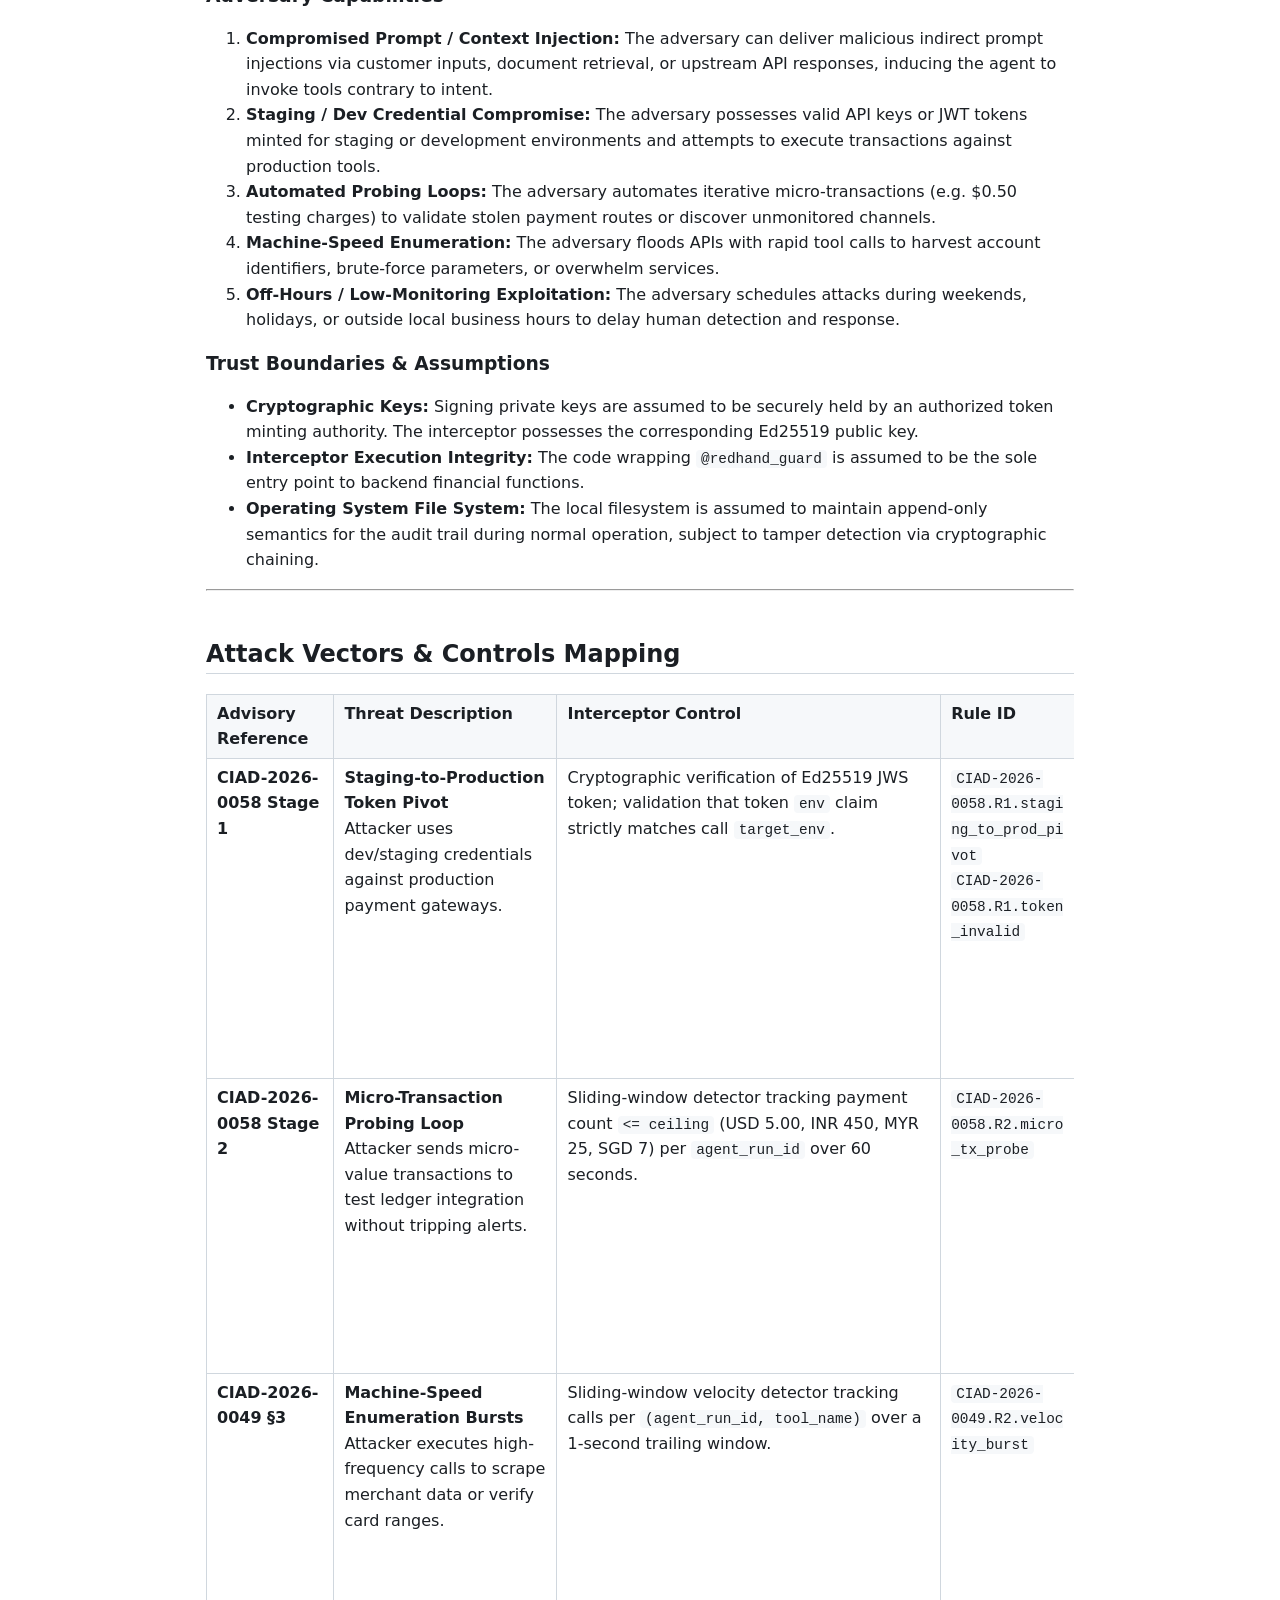
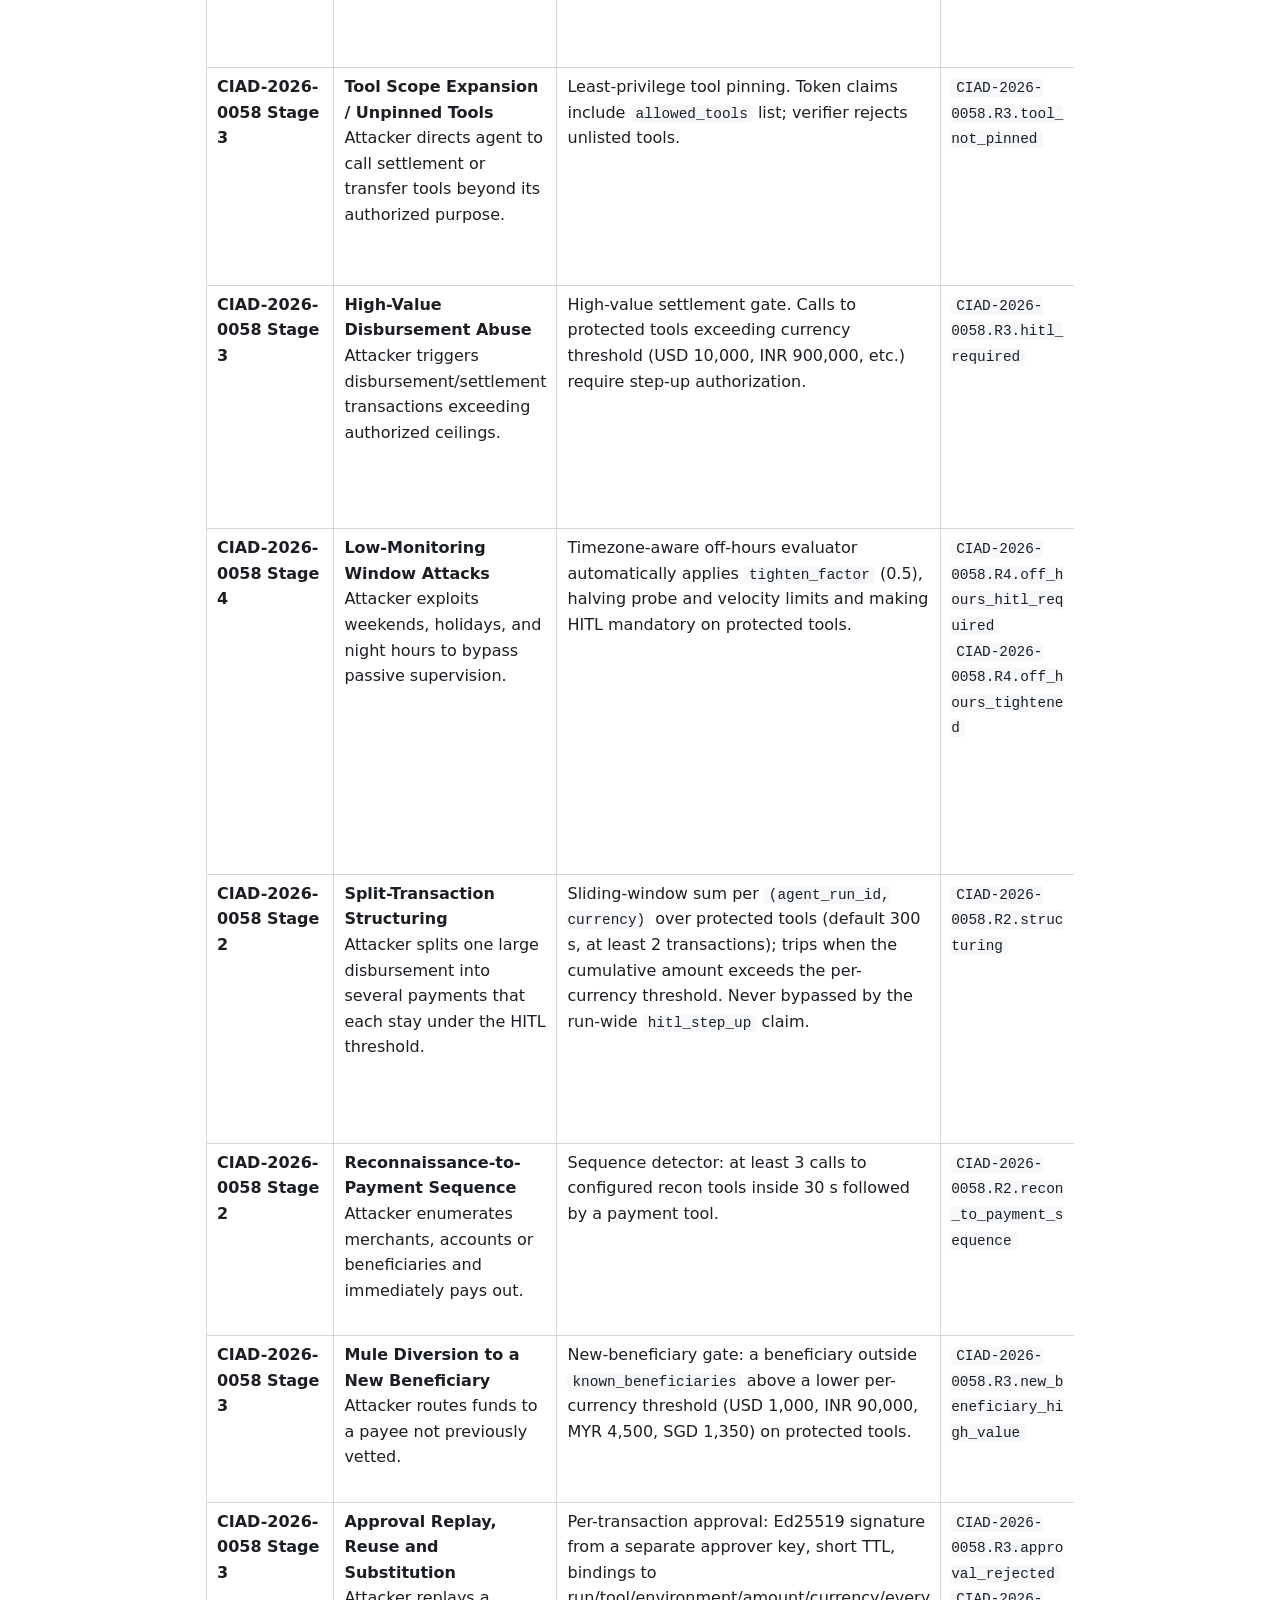
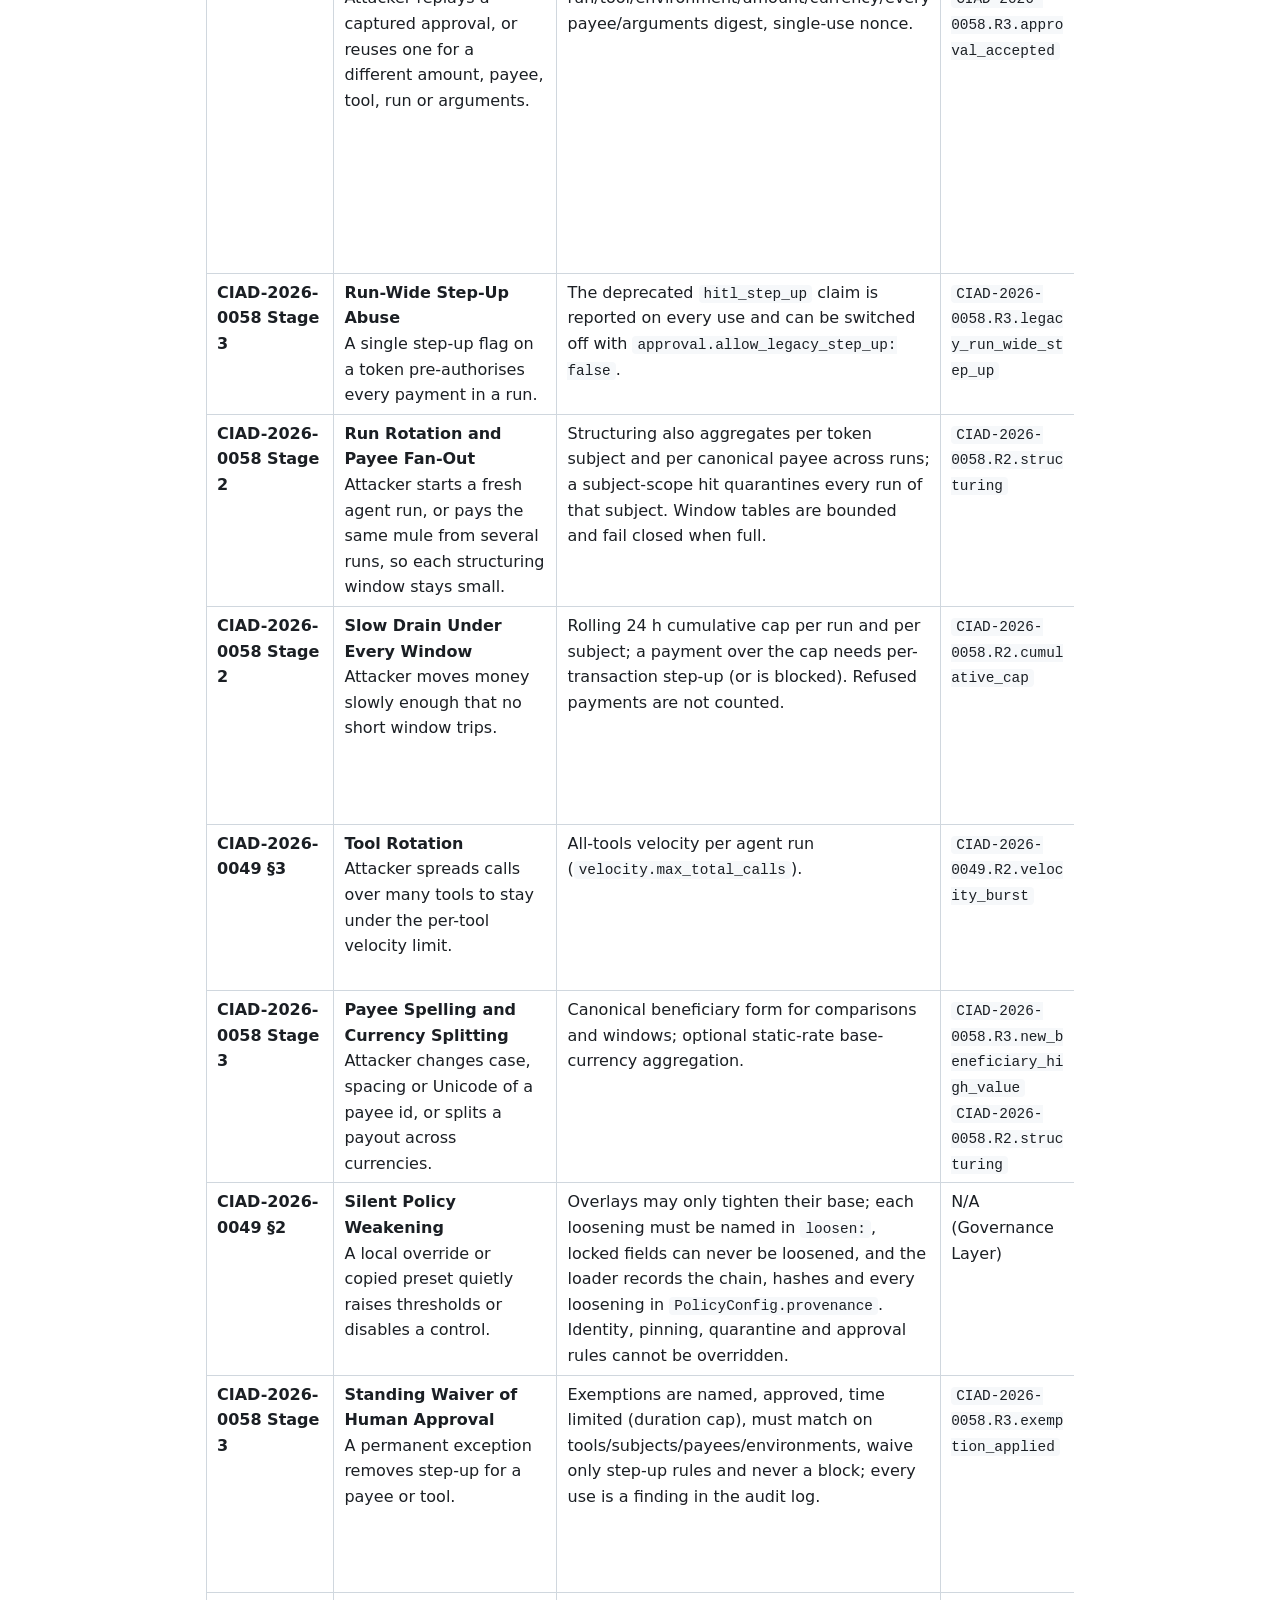
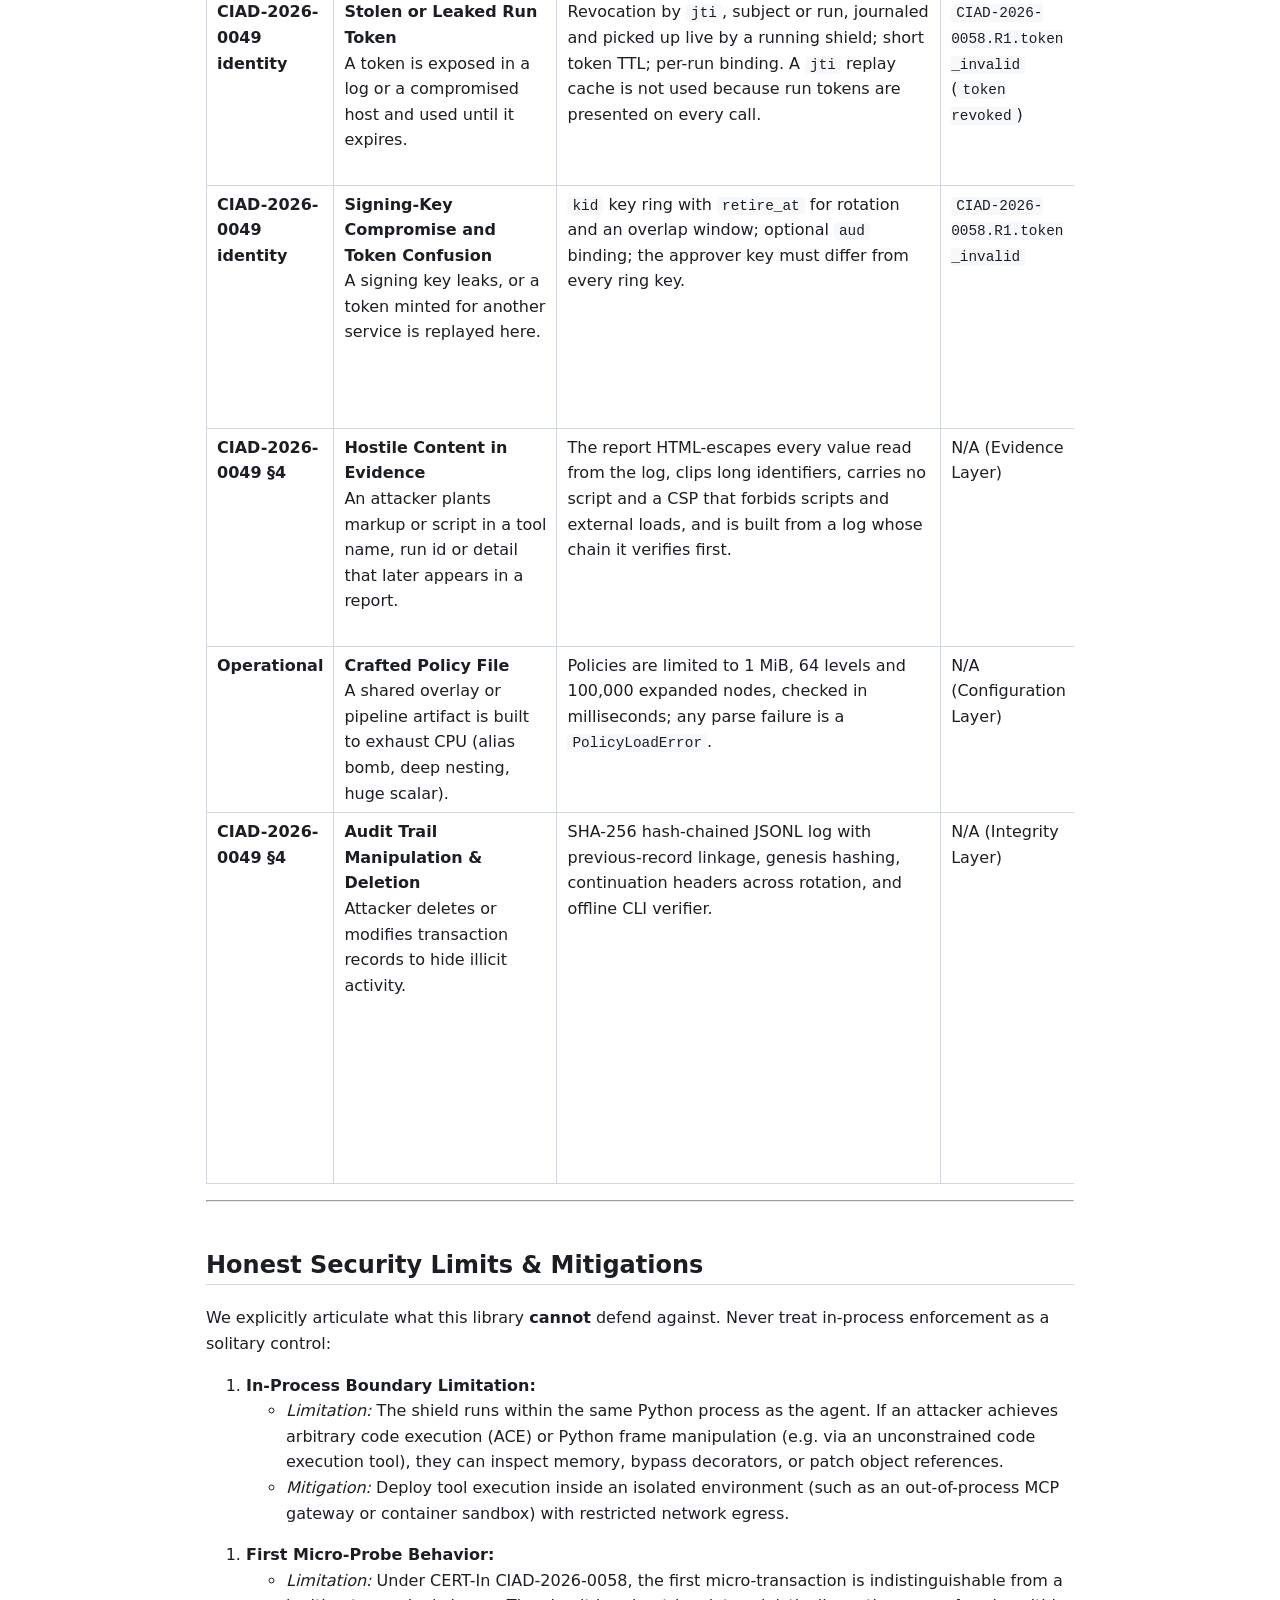
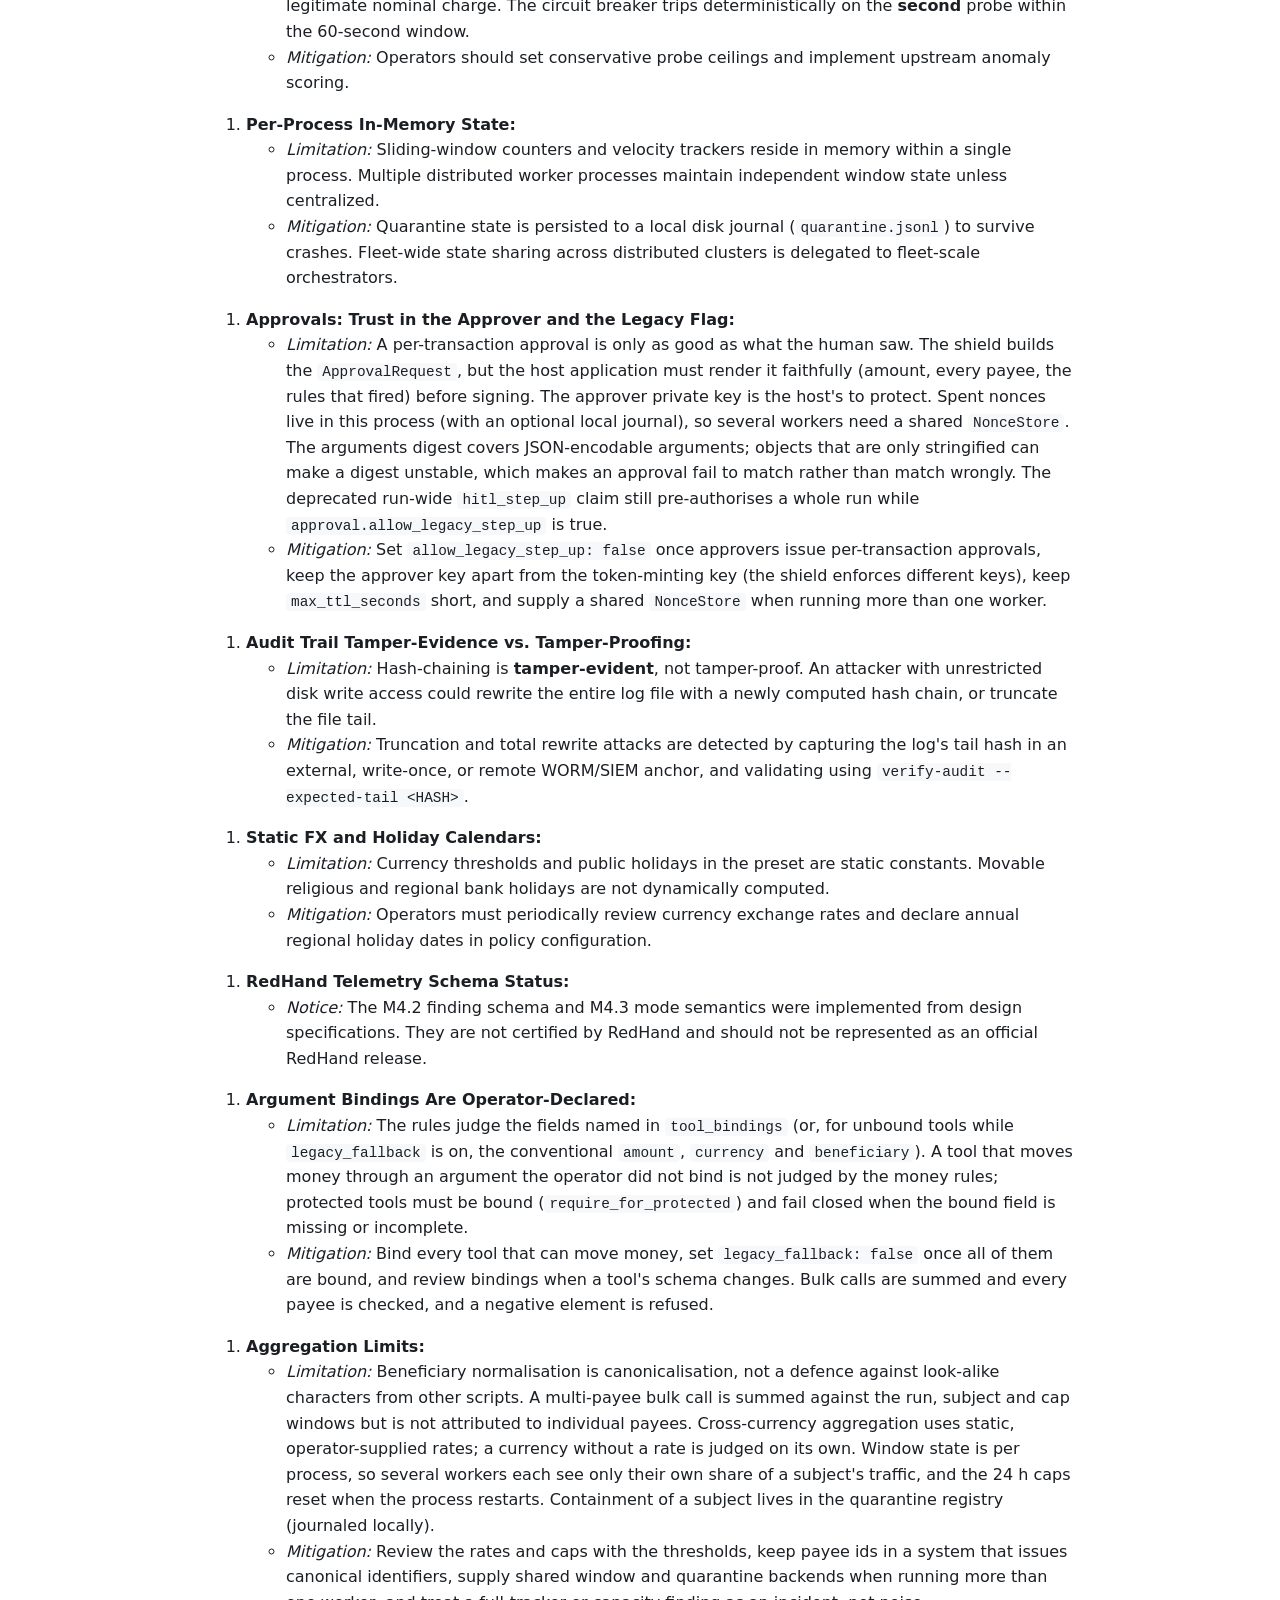
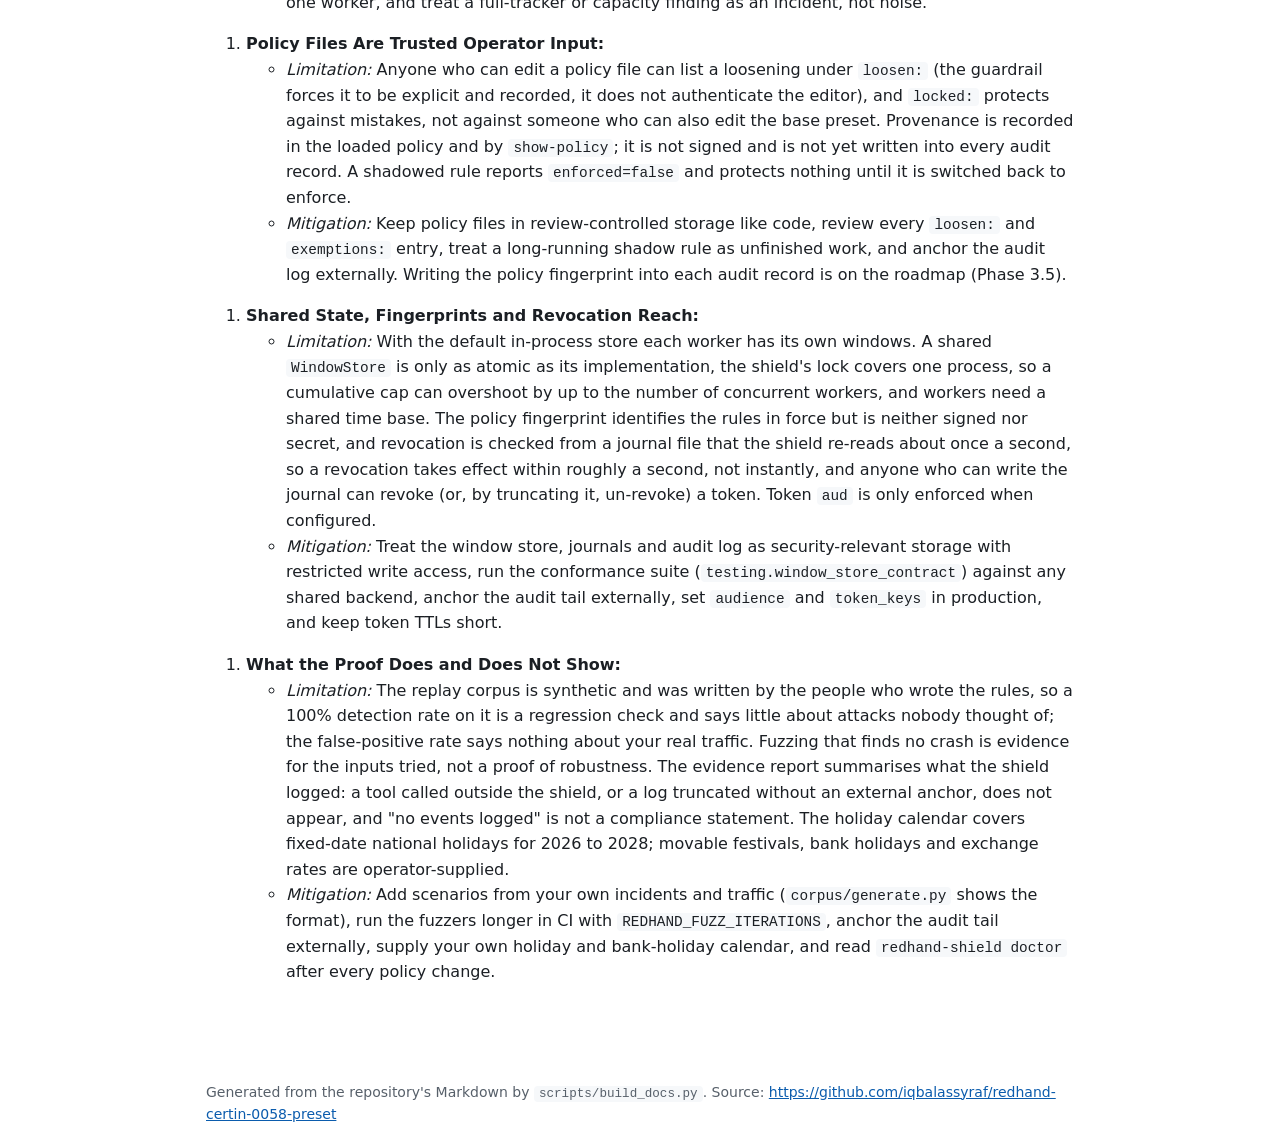
<file: docs/site/threat-model.html>
<!doctype html>
<html lang="en">
<head>
<meta charset="utf-8">
<meta name="viewport" content="width=device-width, initial-scale=1">
<title>Threat model · redhand-certin-0058-preset</title>
<link rel="stylesheet" href="style.css">
</head>
<body>
<header class="top"><span class="brand">redhand-certin-0058-preset</span><nav><a href="index.html">Home</a><a href="quickstart.html">Quickstart</a><a href="architecture.html">Architecture</a><a href="demo.html">Demo</a><a href="comparison.html">Comparison</a><a href="threat-model.html" aria-current="page">Threat model</a><a href="rules.html">Rule catalog</a><a href="integration.html">Integration</a><a href="detection-results.html">Detection results</a><a href="announcement.html">Announcement</a><a href="releasing.html">Releasing</a></nav></header>
<main>
<h1 id="threat-model">Threat Model</h1>
<h2 id="system-overview">System Overview</h2>
<p><code>redhand-certin-0058-preset</code> is a deterministic, execution-layer security interceptor for AI-agent tool invocations in financial technology and BFSI environments. It provides defense-in-depth controls mapped specifically against:</p>
<ul><li><strong>CERT-In Advisory CIAD-2026-0058</strong>: CRAFTY FALCON targeted intrusion and fraud campaign.</li><li><strong>CERT-In Advisory CIAD-2026-0049</strong>: AI Agents as Attack Vectors and Autonomous System Exploitation.</li></ul>
<p>The interceptor operates synchronously or asynchronously on the tool execution boundary. <strong>No large language model (LLM) or machine learning (ML) system exists in the decision path.</strong> Decisions are evaluated deterministically from declarative policies, cryptographic token verification, and sliding-window event state.</p>
<pre><code>                  +----------------------------------------------+
                  |               AI Agent Process               |
                  |                                              |
Prompt Injection  |  +------------+       +-------------------+  |
Indirect Input -&gt; |  | Agent Core | ----&gt; |  @redhand_guard   |  |
Manipulated State |  +------------+       +---------+---------+  |
                  +---------------------------------|------------+
                                                    | Intercept
                                                    v
                                      +--------------------------+
                                      |   Shield Decision Core   |
                                      | 1. Quarantine Check      |
                                      | 2. Ed25519 Token Verify  |
                                      | 3. Environment Pinning   |
                                      | 4. Off-Hours Adjustment  |
                                      | 5. Micro-Tx / Velocity   |
                                      | 6. HITL Step-Up Gate     |
                                      +-------------+------------+
                                                    |
                         +--------------------------+--------------------------+
                         | (Allow / Observe-Only)                              | (Block - Enforce)
                         v                                                     v
              +---------------------+                               +---------------------+
              | Protected Tool Call |                               | ShieldError Raised  |
              | (Disburse / Settle) |                               | (Agent Quarantined) |
              +----------+----------+                               +----------+----------+
                         |                                                     |
                         +--------------------------+--------------------------+
                                                    |
                                                    v
                                      +--------------------------+
                                      |  SHA-256 Hash-Chained    |
                                      |     Audit Log (JSONL)    |
                                      +--------------------------+</code></pre>
<hr>
<h2 id="adversary-model-trust-assumptions">Adversary Model &amp; Trust Assumptions</h2>
<h3 id="adversary-capabilities">Adversary Capabilities</h3>
<ol><li><strong>Compromised Prompt / Context Injection:</strong> The adversary can deliver malicious indirect prompt injections via customer inputs, document retrieval, or upstream API responses, inducing the agent to invoke tools contrary to intent.</li><li><strong>Staging / Dev Credential Compromise:</strong> The adversary possesses valid API keys or JWT tokens minted for staging or development environments and attempts to execute transactions against production tools.</li><li><strong>Automated Probing Loops:</strong> The adversary automates iterative micro-transactions (e.g. $0.50 testing charges) to validate stolen payment routes or discover unmonitored channels.</li><li><strong>Machine-Speed Enumeration:</strong> The adversary floods APIs with rapid tool calls to harvest account identifiers, brute-force parameters, or overwhelm services.</li><li><strong>Off-Hours / Low-Monitoring Exploitation:</strong> The adversary schedules attacks during weekends, holidays, or outside local business hours to delay human detection and response.</li></ol>
<h3 id="trust-boundaries-assumptions">Trust Boundaries &amp; Assumptions</h3>
<ul><li><strong>Cryptographic Keys:</strong> Signing private keys are assumed to be securely held by an authorized token minting authority. The interceptor possesses the corresponding Ed25519 public key.</li><li><strong>Interceptor Execution Integrity:</strong> The code wrapping <code>@redhand_guard</code> is assumed to be the sole entry point to backend financial functions.</li><li><strong>Operating System File System:</strong> The local filesystem is assumed to maintain append-only semantics for the audit trail during normal operation, subject to tamper detection via cryptographic chaining.</li></ul>
<hr>
<h2 id="attack-vectors-controls-mapping">Attack Vectors &amp; Controls Mapping</h2>
<div class="tablewrap"><table><thead><tr><th>Advisory Reference</th><th>Threat Description</th><th>Interceptor Control</th><th>Rule ID</th><th>Enforcement Behavior</th></tr></thead><tbody><tr><td><strong>CIAD-2026-0058 Stage 1</strong></td><td><strong>Staging-to-Production Token Pivot</strong><br>Attacker uses dev/staging credentials against production payment gateways.</td><td>Cryptographic verification of Ed25519 JWS token; validation that token <code>env</code> claim strictly matches call <code>target_env</code>.</td><td><code>CIAD-2026-0058.R1.staging_to_prod_pivot</code><br><code>CIAD-2026-0058.R1.token_invalid</code></td><td><strong>Block (Enforce)</strong>: Raises <code>TokenPivotError</code> / <code>TokenInvalidError</code>. Immediate quarantine of agent run ID. Tool execution prevented.</td></tr><tr><td><strong>CIAD-2026-0058 Stage 2</strong></td><td><strong>Micro-Transaction Probing Loop</strong><br>Attacker sends micro-value transactions to test ledger integration without tripping alerts.</td><td>Sliding-window detector tracking payment count <code>&lt;= ceiling</code> (USD 5.00, INR 450, MYR 25, SGD 7) per <code>agent_run_id</code> over 60 seconds.</td><td><code>CIAD-2026-0058.R2.micro_tx_probe</code></td><td><strong>Block (Enforce)</strong>: Trips on 2nd probe within window. Raises <code>MicroTxProbeError</code>. Agent quarantined with journal persistence.</td></tr><tr><td><strong>CIAD-2026-0049 §3</strong></td><td><strong>Machine-Speed Enumeration Bursts</strong><br>Attacker executes high-frequency calls to scrape merchant data or verify card ranges.</td><td>Sliding-window velocity detector tracking calls per <code>(agent_run_id, tool_name)</code> over a 1-second trailing window.</td><td><code>CIAD-2026-0049.R2.velocity_burst</code></td><td><strong>Block (Enforce)</strong>: Trips when calls exceed threshold (default 20/s). Raises <code>VelocityExceededError</code>. Agent quarantined.</td></tr><tr><td><strong>CIAD-2026-0058 Stage 3</strong></td><td><strong>Tool Scope Expansion / Unpinned Tools</strong><br>Attacker directs agent to call settlement or transfer tools beyond its authorized purpose.</td><td>Least-privilege tool pinning. Token claims include <code>allowed_tools</code> list; verifier rejects unlisted tools.</td><td><code>CIAD-2026-0058.R3.tool_not_pinned</code></td><td><strong>Block (Enforce)</strong>: Raises <code>ToolNotPinnedError</code>. Agent quarantined. Tool execution skipped.</td></tr><tr><td><strong>CIAD-2026-0058 Stage 3</strong></td><td><strong>High-Value Disbursement Abuse</strong><br>Attacker triggers disbursement/settlement transactions exceeding authorized ceilings.</td><td>High-value settlement gate. Calls to protected tools exceeding currency threshold (USD 10,000, INR 900,000, etc.) require step-up authorization.</td><td><code>CIAD-2026-0058.R3.hitl_required</code></td><td><strong>Block (Enforce)</strong>: Raises <code>HITLRequiredError</code> unless token carries verified <code>hitl_step_up: true</code> claim.</td></tr><tr><td><strong>CIAD-2026-0058 Stage 4</strong></td><td><strong>Low-Monitoring Window Attacks</strong><br>Attacker exploits weekends, holidays, and night hours to bypass passive supervision.</td><td>Timezone-aware off-hours evaluator automatically applies <code>tighten_factor</code> (0.5), halving probe and velocity limits and making HITL mandatory on protected tools.</td><td><code>CIAD-2026-0058.R4.off_hours_hitl_required</code><br><code>CIAD-2026-0058.R4.off_hours_tightened</code></td><td><strong>Enforce</strong>: Mandatory HITL enforced on protected tools regardless of transaction amount. Tighter velocity and micro-tx thresholds applied.</td></tr><tr><td><strong>CIAD-2026-0058 Stage 2</strong></td><td><strong>Split-Transaction Structuring</strong><br>Attacker splits one large disbursement into several payments that each stay under the HITL threshold.</td><td>Sliding-window sum per <code>(agent_run_id, currency)</code> over protected tools (default 300 s, at least 2 transactions); trips when the cumulative amount exceeds the per-currency threshold. Never bypassed by the run-wide <code>hitl_step_up</code> claim.</td><td><code>CIAD-2026-0058.R2.structuring</code></td><td><strong>Block (Enforce)</strong>: Raises <code>StructuringError</code>. Agent quarantined. Fails closed on unknown currency or a full window.</td></tr><tr><td><strong>CIAD-2026-0058 Stage 2</strong></td><td><strong>Reconnaissance-to-Payment Sequence</strong><br>Attacker enumerates merchants, accounts or beneficiaries and immediately pays out.</td><td>Sequence detector: at least 3 calls to configured recon tools inside 30 s followed by a payment tool.</td><td><code>CIAD-2026-0058.R2.recon_to_payment_sequence</code></td><td><strong>Block (Enforce)</strong>: Raises <code>SequenceViolationError</code>. Agent quarantined.</td></tr><tr><td><strong>CIAD-2026-0058 Stage 3</strong></td><td><strong>Mule Diversion to a New Beneficiary</strong><br>Attacker routes funds to a payee not previously vetted.</td><td>New-beneficiary gate: a beneficiary outside <code>known_beneficiaries</code> above a lower per-currency threshold (USD 1,000, INR 90,000, MYR 4,500, SGD 1,350) on protected tools.</td><td><code>CIAD-2026-0058.R3.new_beneficiary_high_value</code></td><td><strong>HITL or Block</strong>, per <code>new_beneficiary.action</code>. Tightened off-hours.</td></tr><tr><td><strong>CIAD-2026-0058 Stage 3</strong></td><td><strong>Approval Replay, Reuse and Substitution</strong><br>Attacker replays a captured approval, or reuses one for a different amount, payee, tool, run or arguments.</td><td>Per-transaction approval: Ed25519 signature from a separate approver key, short TTL, bindings to run/tool/environment/amount/currency/every payee/arguments digest, single-use nonce.</td><td><code>CIAD-2026-0058.R3.approval_rejected</code><br><code>CIAD-2026-0058.R3.approval_accepted</code></td><td><strong>HITL stays required</strong>: the approval is not honoured and the reason is logged; a mismatching attempt does not burn the nonce. An approval never clears a block.</td></tr><tr><td><strong>CIAD-2026-0058 Stage 3</strong></td><td><strong>Run-Wide Step-Up Abuse</strong><br>A single step-up flag on a token pre-authorises every payment in a run.</td><td>The deprecated <code>hitl_step_up</code> claim is reported on every use and can be switched off with <code>approval.allow_legacy_step_up: false</code>.</td><td><code>CIAD-2026-0058.R3.legacy_run_wide_step_up</code></td><td><strong>Allow with finding</strong> (while enabled).</td></tr><tr><td><strong>CIAD-2026-0058 Stage 2</strong></td><td><strong>Run Rotation and Payee Fan-Out</strong><br>Attacker starts a fresh agent run, or pays the same mule from several runs, so each structuring window stays small.</td><td>Structuring also aggregates per token subject and per canonical payee across runs; a subject-scope hit quarantines every run of that subject. Window tables are bounded and fail closed when full.</td><td><code>CIAD-2026-0058.R2.structuring</code></td><td><strong>Block (Enforce)</strong>: <code>StructuringError</code>; run and <code>subject:&lt;sub&gt;</code> quarantined.</td></tr><tr><td><strong>CIAD-2026-0058 Stage 2</strong></td><td><strong>Slow Drain Under Every Window</strong><br>Attacker moves money slowly enough that no short window trips.</td><td>Rolling 24 h cumulative cap per run and per subject; a payment over the cap needs per-transaction step-up (or is blocked). Refused payments are not counted.</td><td><code>CIAD-2026-0058.R2.cumulative_cap</code></td><td><strong>HITL required</strong> (default) or <strong>Block</strong>: <code>HITLRequiredError</code> / <code>CumulativeCapError</code>.</td></tr><tr><td><strong>CIAD-2026-0049 §3</strong></td><td><strong>Tool Rotation</strong><br>Attacker spreads calls over many tools to stay under the per-tool velocity limit.</td><td>All-tools velocity per agent run (<code>velocity.max_total_calls</code>).</td><td><code>CIAD-2026-0049.R2.velocity_burst</code></td><td><strong>Block (Enforce)</strong>: <code>VelocityExceededError</code>; run quarantined.</td></tr><tr><td><strong>CIAD-2026-0058 Stage 3</strong></td><td><strong>Payee Spelling and Currency Splitting</strong><br>Attacker changes case, spacing or Unicode of a payee id, or splits a payout across currencies.</td><td>Canonical beneficiary form for comparisons and windows; optional static-rate base-currency aggregation.</td><td><code>CIAD-2026-0058.R3.new_beneficiary_high_value</code><br><code>CIAD-2026-0058.R2.structuring</code></td><td>As the underlying rule.</td></tr><tr><td><strong>CIAD-2026-0049 §2</strong></td><td><strong>Silent Policy Weakening</strong><br>A local override or copied preset quietly raises thresholds or disables a control.</td><td>Overlays may only tighten their base; each loosening must be named in <code>loosen:</code>, locked fields can never be loosened, and the loader records the chain, hashes and every loosening in <code>PolicyConfig.provenance</code>. Identity, pinning, quarantine and approval rules cannot be overridden.</td><td>N/A (Governance Layer)</td><td><strong>Refuse to load</strong>: <code>PolicyLoadError</code> naming the field, old and new value.</td></tr><tr><td><strong>CIAD-2026-0058 Stage 3</strong></td><td><strong>Standing Waiver of Human Approval</strong><br>A permanent exception removes step-up for a payee or tool.</td><td>Exemptions are named, approved, time limited (duration cap), must match on tools/subjects/payees/environments, waive only step-up rules and never a block; every use is a finding in the audit log.</td><td><code>CIAD-2026-0058.R3.exemption_applied</code></td><td><strong>Allow with finding</strong>; expired exemptions are ignored and warned about at startup.</td></tr><tr><td><strong>CIAD-2026-0049 identity</strong></td><td><strong>Stolen or Leaked Run Token</strong><br>A token is exposed in a log or a compromised host and used until it expires.</td><td>Revocation by <code>jti</code>, subject or run, journaled and picked up live by a running shield; short token TTL; per-run binding. A <code>jti</code> replay cache is not used because run tokens are presented on every call.</td><td><code>CIAD-2026-0058.R1.token_invalid</code> (<code>token revoked</code>)</td><td><strong>Block (Enforce)</strong>: <code>TokenInvalidError</code>; the call touches no detector state.</td></tr><tr><td><strong>CIAD-2026-0049 identity</strong></td><td><strong>Signing-Key Compromise and Token Confusion</strong><br>A signing key leaks, or a token minted for another service is replayed here.</td><td><code>kid</code> key ring with <code>retire_at</code> for rotation and an overlap window; optional <code>aud</code> binding; the approver key must differ from every ring key.</td><td><code>CIAD-2026-0058.R1.token_invalid</code></td><td><strong>Block (Enforce)</strong>: unknown, missing or retired <code>kid</code> and a wrong or missing <code>aud</code> are refused.</td></tr><tr><td><strong>CIAD-2026-0049 §4</strong></td><td><strong>Hostile Content in Evidence</strong><br>An attacker plants markup or script in a tool name, run id or detail that later appears in a report.</td><td>The report HTML-escapes every value read from the log, clips long identifiers, carries no script and a CSP that forbids scripts and external loads, and is built from a log whose chain it verifies first.</td><td>N/A (Evidence Layer)</td><td>The page renders the content as text. A log forged with a valid chain is still rendered safely.</td></tr><tr><td><strong>Operational</strong></td><td><strong>Crafted Policy File</strong><br>A shared overlay or pipeline artifact is built to exhaust CPU (alias bomb, deep nesting, huge scalar).</td><td>Policies are limited to 1 MiB, 64 levels and 100,000 expanded nodes, checked in milliseconds; any parse failure is a <code>PolicyLoadError</code>.</td><td>N/A (Configuration Layer)</td><td><strong>Refuse to load.</strong></td></tr><tr><td><strong>CIAD-2026-0049 §4</strong></td><td><strong>Audit Trail Manipulation &amp; Deletion</strong><br>Attacker deletes or modifies transaction records to hide illicit activity.</td><td>SHA-256 hash-chained JSONL log with previous-record linkage, genesis hashing, continuation headers across rotation, and offline CLI verifier.</td><td>N/A (Integrity Layer)</td><td><strong>Tamper Detection</strong>: Any modification, insertion, deletion, or reordering breaks the SHA-256 chain and is identified by <code>redhand-certin-0058 verify-audit</code>.</td></tr></tbody></table></div>
<hr>
<h2 id="honest-security-limits-mitigations">Honest Security Limits &amp; Mitigations</h2>
<p>We explicitly articulate what this library <strong>cannot</strong> defend against. Never treat in-process enforcement as a solitary control:</p>
<ol><li><strong>In-Process Boundary Limitation:</strong><ul><li><em>Limitation:</em> The shield runs within the same Python process as the agent. If an attacker achieves arbitrary code execution (ACE) or Python frame manipulation (e.g. via an unconstrained code execution tool), they can inspect memory, bypass decorators, or patch object references.</li><li><em>Mitigation:</em> Deploy tool execution inside an isolated environment (such as an out-of-process MCP gateway or container sandbox) with restricted network egress.</li></ul></li></ol>
<ol><li><strong>First Micro-Probe Behavior:</strong><ul><li><em>Limitation:</em> Under CERT-In CIAD-2026-0058, the first micro-transaction is indistinguishable from a legitimate nominal charge. The circuit breaker trips deterministically on the <strong>second</strong> probe within the 60-second window.</li><li><em>Mitigation:</em> Operators should set conservative probe ceilings and implement upstream anomaly scoring.</li></ul></li></ol>
<ol><li><strong>Per-Process In-Memory State:</strong><ul><li><em>Limitation:</em> Sliding-window counters and velocity trackers reside in memory within a single process. Multiple distributed worker processes maintain independent window state unless centralized.</li><li><em>Mitigation:</em> Quarantine state is persisted to a local disk journal (<code>quarantine.jsonl</code>) to survive crashes. Fleet-wide state sharing across distributed clusters is delegated to fleet-scale orchestrators.</li></ul></li></ol>
<ol><li><strong>Approvals: Trust in the Approver and the Legacy Flag:</strong><ul><li><em>Limitation:</em> A per-transaction approval is only as good as what the human saw. The shield builds the <code>ApprovalRequest</code>, but the host application must render it faithfully (amount, every payee, the rules that fired) before signing. The approver private key is the host's to protect. Spent nonces live in this process (with an optional local journal), so several workers need a shared <code>NonceStore</code>. The arguments digest covers JSON-encodable arguments; objects that are only stringified can make a digest unstable, which makes an approval fail to match rather than match wrongly. The deprecated run-wide <code>hitl_step_up</code> claim still pre-authorises a whole run while <code>approval.allow_legacy_step_up</code> is true.</li><li><em>Mitigation:</em> Set <code>allow_legacy_step_up: false</code> once approvers issue per-transaction approvals, keep the approver key apart from the token-minting key (the shield enforces different keys), keep <code>max_ttl_seconds</code> short, and supply a shared <code>NonceStore</code> when running more than one worker.</li></ul></li></ol>
<ol><li><strong>Audit Trail Tamper-Evidence vs. Tamper-Proofing:</strong><ul><li><em>Limitation:</em> Hash-chaining is <strong>tamper-evident</strong>, not tamper-proof. An attacker with unrestricted disk write access could rewrite the entire log file with a newly computed hash chain, or truncate the file tail.</li><li><em>Mitigation:</em> Truncation and total rewrite attacks are detected by capturing the log's tail hash in an external, write-once, or remote WORM/SIEM anchor, and validating using <code>verify-audit --expected-tail &lt;HASH&gt;</code>.</li></ul></li></ol>
<ol><li><strong>Static FX and Holiday Calendars:</strong><ul><li><em>Limitation:</em> Currency thresholds and public holidays in the preset are static constants. Movable religious and regional bank holidays are not dynamically computed.</li><li><em>Mitigation:</em> Operators must periodically review currency exchange rates and declare annual regional holiday dates in policy configuration.</li></ul></li></ol>
<ol><li><strong>RedHand Telemetry Schema Status:</strong><ul><li><em>Notice:</em> The M4.2 finding schema and M4.3 mode semantics were implemented from design specifications. They are not certified by RedHand and should not be represented as an official RedHand release.</li></ul></li></ol>
<ol><li><strong>Argument Bindings Are Operator-Declared:</strong><ul><li><em>Limitation:</em> The rules judge the fields named in <code>tool_bindings</code> (or, for unbound tools while <code>legacy_fallback</code> is on, the conventional <code>amount</code>, <code>currency</code> and <code>beneficiary</code>). A tool that moves money through an argument the operator did not bind is not judged by the money rules; protected tools must be bound (<code>require_for_protected</code>) and fail closed when the bound field is missing or incomplete.</li><li><em>Mitigation:</em> Bind every tool that can move money, set <code>legacy_fallback: false</code> once all of them are bound, and review bindings when a tool's schema changes. Bulk calls are summed and every payee is checked, and a negative element is refused.</li></ul></li></ol>
<ol><li><strong>Aggregation Limits:</strong><ul><li><em>Limitation:</em> Beneficiary normalisation is canonicalisation, not a defence against look-alike characters from other scripts. A multi-payee bulk call is summed against the run, subject and cap windows but is not attributed to individual payees. Cross-currency aggregation uses static, operator-supplied rates; a currency without a rate is judged on its own. Window state is per process, so several workers each see only their own share of a subject's traffic, and the 24 h caps reset when the process restarts. Containment of a subject lives in the quarantine registry (journaled locally).</li><li><em>Mitigation:</em> Review the rates and caps with the thresholds, keep payee ids in a system that issues canonical identifiers, supply shared window and quarantine backends when running more than one worker, and treat a full-tracker or capacity finding as an incident, not noise.</li></ul></li></ol>
<ol><li><strong>Policy Files Are Trusted Operator Input:</strong><ul><li><em>Limitation:</em> Anyone who can edit a policy file can list a loosening under <code>loosen:</code> (the guardrail forces it to be explicit and recorded, it does not authenticate the editor), and <code>locked:</code> protects against mistakes, not against someone who can also edit the base preset. Provenance is recorded in the loaded policy and by <code>show-policy</code>; it is not signed and is not yet written into every audit record. A shadowed rule reports <code>enforced=false</code> and protects nothing until it is switched back to enforce.</li><li><em>Mitigation:</em> Keep policy files in review-controlled storage like code, review every <code>loosen:</code> and <code>exemptions:</code> entry, treat a long-running shadow rule as unfinished work, and anchor the audit log externally. Writing the policy fingerprint into each audit record is on the roadmap (Phase 3.5).</li></ul></li></ol>
<ol><li><strong>Shared State, Fingerprints and Revocation Reach:</strong><ul><li><em>Limitation:</em> With the default in-process store each worker has its own windows. A shared <code>WindowStore</code> is only as atomic as its implementation, the shield's lock covers one process, so a cumulative cap can overshoot by up to the number of concurrent workers, and workers need a shared time base. The policy fingerprint identifies the rules in force but is neither signed nor secret, and revocation is checked from a journal file that the shield re-reads about once a second, so a revocation takes effect within roughly a second, not instantly, and anyone who can write the journal can revoke (or, by truncating it, un-revoke) a token. Token <code>aud</code> is only enforced when configured.</li><li><em>Mitigation:</em> Treat the window store, journals and audit log as security-relevant storage with restricted write access, run the conformance suite (<code>testing.window_store_contract</code>) against any shared backend, anchor the audit tail externally, set <code>audience</code> and <code>token_keys</code> in production, and keep token TTLs short.</li></ul></li></ol>
<ol><li><strong>What the Proof Does and Does Not Show:</strong><ul><li><em>Limitation:</em> The replay corpus is synthetic and was written by the people who wrote the rules, so a 100% detection rate on it is a regression check and says little about attacks nobody thought of; the false-positive rate says nothing about your real traffic. Fuzzing that finds no crash is evidence for the inputs tried, not a proof of robustness. The evidence report summarises what the shield logged: a tool called outside the shield, or a log truncated without an external anchor, does not appear, and "no events logged" is not a compliance statement. The holiday calendar covers fixed-date national holidays for 2026 to 2028; movable festivals, bank holidays and exchange rates are operator-supplied.</li><li><em>Mitigation:</em> Add scenarios from your own incidents and traffic (<code>corpus/generate.py</code> shows the format), run the fuzzers longer in CI with <code>REDHAND_FUZZ_ITERATIONS</code>, anchor the audit tail externally, supply your own holiday and bank-holiday calendar, and read <code>redhand-shield doctor</code> after every policy change.</li></ul></li></ol>
</main>
<footer>Generated from the repository's Markdown by <code>scripts/build_docs.py</code>. Source: <a href="https://github.com/iqbalassyraf/redhand-certin-0058-preset">https://github.com/iqbalassyraf/redhand-certin-0058-preset</a></footer>
</body>
</html>
</file>
<file: docs/site/style.css>
:root{--bg:#fff;--fg:#1b1f24;--muted:#57606a;--line:#d0d7de;--code:#f6f8fa;--link:#0b5cad;--accent:#0b5cad;--ok:#1a7f37;--bad:#cf222e}
@media (prefers-color-scheme:dark){:root{--bg:#0d1117;--fg:#e6edf3;--muted:#9198a1;--line:#30363d;--code:#161b22;--link:#58a6ff;--accent:#58a6ff;--ok:#3fb950;--bad:#f85149}}
*{box-sizing:border-box}
body{margin:0;background:var(--bg);color:var(--fg);font:16px/1.6 system-ui,-apple-system,"Segoe UI",sans-serif}
a{color:var(--link)}
header.top{border-bottom:1px solid var(--line);padding:12px 16px}
header.top .brand{font-weight:700;margin-right:16px}
nav a{margin-right:14px;text-decoration:none;white-space:nowrap;display:inline-block;padding:2px 0}
nav a[aria-current=page]{border-bottom:2px solid var(--accent);font-weight:600}
main{max-width:900px;margin:0 auto;padding:16px 16px 64px}
h1,h2,h3{line-height:1.25}
h2{margin-top:2em;border-bottom:1px solid var(--line);padding-bottom:4px}
code{background:var(--code);padding:1px 5px;border-radius:4px;font:0.9em ui-monospace,SFMono-Regular,Menlo,monospace;overflow-wrap:anywhere}
pre{background:var(--code);border:1px solid var(--line);border-radius:6px;padding:12px;overflow-x:auto}
pre code{background:none;padding:0;overflow-wrap:normal}
.tablewrap{overflow-x:auto;margin:1em 0}
table{border-collapse:collapse;min-width:100%}
th,td{border:1px solid var(--line);padding:6px 10px;text-align:left;vertical-align:top}
th{background:var(--code)}
blockquote{margin:1em 0;padding:0 1em;border-left:4px solid var(--line);color:var(--muted)}
.player{margin:1.5em 0;border:1px solid var(--line);border-radius:8px;overflow:hidden}
.player .term{background:#0d1117;color:#e6edf3;font:13px/1.2 ui-monospace,SFMono-Regular,Menlo,monospace;white-space:pre;height:30em;max-height:70vh;overflow:auto;padding:12px;margin:0}
.player .controls{display:flex;flex-wrap:wrap;gap:10px;align-items:center;padding:8px 12px;background:var(--code)}
.player .controls input[type=range]{flex:1;min-width:120px}
.player button,.player select{font:inherit;padding:2px 10px}
.player [data-clock]{color:var(--muted);font-variant-numeric:tabular-nums}
.figure{margin:1.5em 0;overflow-x:auto}
.figure svg{width:100%;height:auto;min-width:560px}
.figure .box{fill:var(--code);stroke:var(--line);stroke-width:1.5}
.figure .core{fill:none;stroke:var(--accent);stroke-width:2;stroke-dasharray:6 4}
.figure .ok{fill:var(--code);stroke:var(--ok);stroke-width:2}
.figure .bad{fill:var(--code);stroke:var(--bad);stroke-width:2}
.figure .ln{stroke:var(--muted);stroke-width:2;fill:none}
.figure .ah{fill:var(--muted)}
.figure .t{fill:var(--fg);font:600 14px system-ui,sans-serif}
.figure .s{fill:var(--muted);font:12px system-ui,sans-serif}
footer{max-width:900px;margin:0 auto;padding:16px;color:var(--muted);font-size:14px}
</file>
